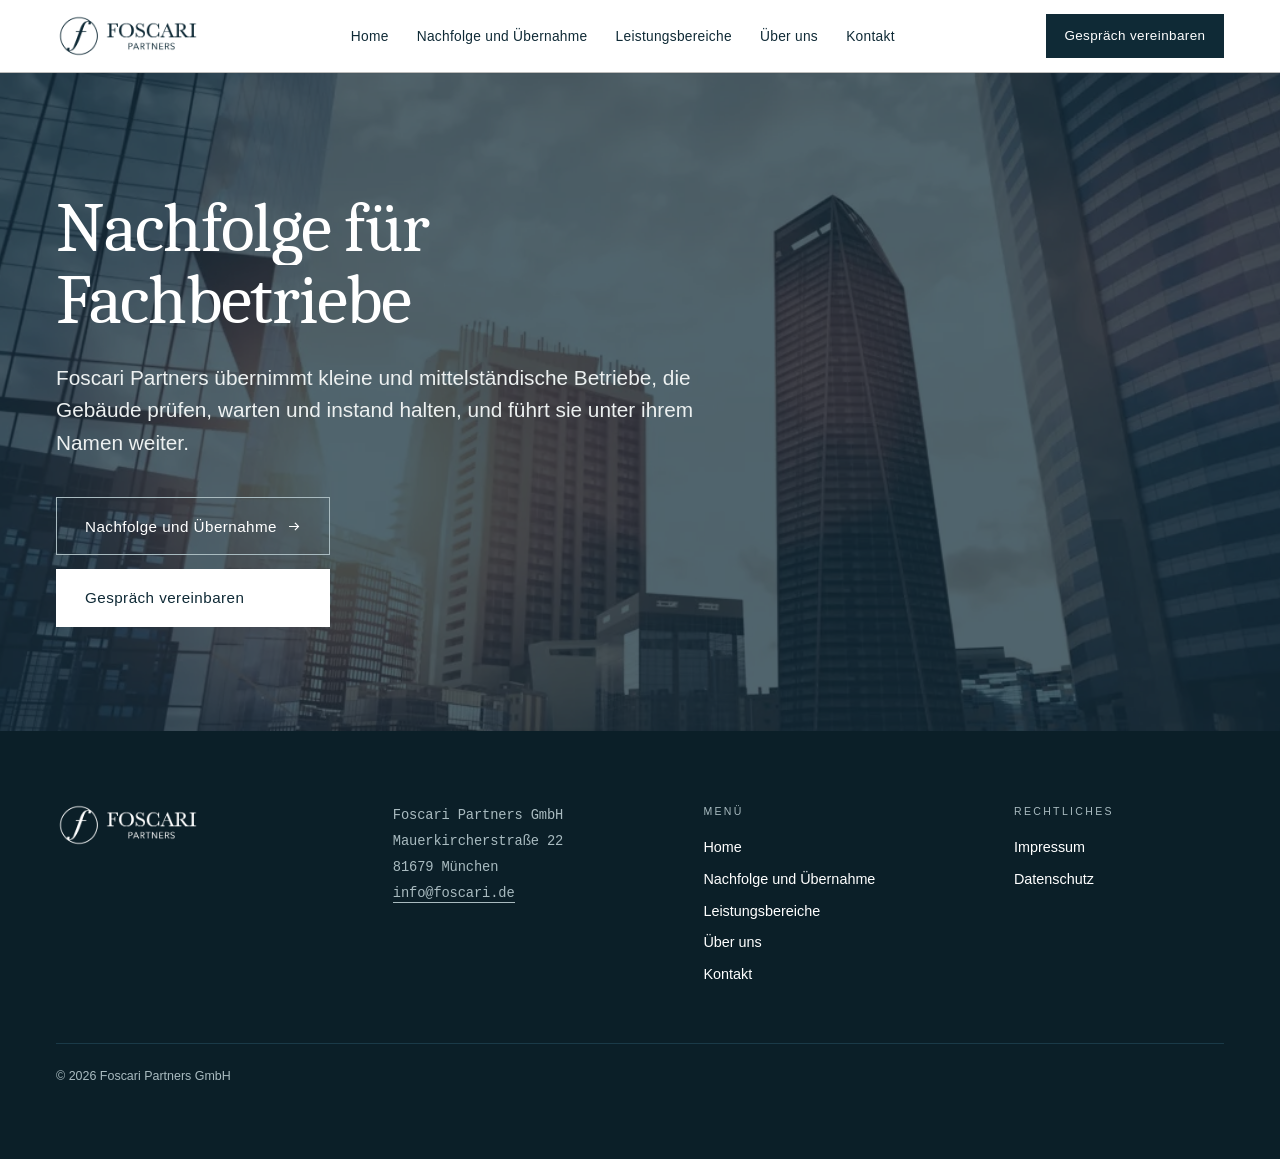
<file: index.html>
<!DOCTYPE html><html lang="de"><head><meta charset="utf-8"><meta name="viewport" content="width=device-width, initial-scale=1"><meta name="robots" content="noindex, nofollow, noarchive"><title>Nachfolge für Fachbetriebe | Foscari Partners</title><meta name="description" content="Foscari Partners übernimmt kleine und mittelständische Betriebe, die Gebäude prüfen, warten und instand halten, und führt sie unter ihrem Namen weiter."><link rel="icon" href="/assets/logo_mark_navy.png" type="image/png"><!-- Eine Farbe, kein Wechsel mit dem Systemschema: V3 folgt dem
         Foliensatz und der kennt nur eine Erscheinung. --><meta name="theme-color" content="#e8e8e8"><meta name="generator" content="Astro v7.2.3"><script>
      if (!window.matchMedia('(prefers-reduced-motion: reduce)').matches) {
        document.documentElement.classList.add('js-bewegung');
      }
    </script><link rel="stylesheet" href="/_astro/DraftNotice.hue4wbTF.css"><style>.bandbild[data-astro-cid-2fafojaz]{--deckung:.72;--saettigung:.6;--band-ink-muted:var(--snow);padding-block:clamp(3rem,7vw,5rem);position:relative;overflow:hidden}.bandbild--gross[data-astro-cid-2fafojaz]{padding-block:clamp(4rem,10vw,7.5rem) clamp(4rem,9vw,6.5rem)}.bandbild--flach[data-astro-cid-2fafojaz]{padding-block:clamp(2.5rem,5.3vw,3.8rem)}.bandbild__bild[data-astro-cid-2fafojaz]{pointer-events:none;position:absolute;inset:0}.bandbild__bild[data-astro-cid-2fafojaz] picture[data-astro-cid-2fafojaz],.bandbild__bild[data-astro-cid-2fafojaz] img[data-astro-cid-2fafojaz]{width:100%;height:100%;display:block}.bandbild__bild[data-astro-cid-2fafojaz] img[data-astro-cid-2fafojaz]{object-fit:cover;object-position:center;filter:saturate(var(--saettigung))}.bandbild__bild[data-astro-cid-2fafojaz]:after{content:"";background:var(--navy);opacity:var(--deckung);position:absolute;inset:0}.bandbild__inner[data-astro-cid-2fafojaz]{position:relative}.bandbild__kicker[data-astro-cid-2fafojaz]{margin-bottom:1.6rem}.bandbild__lead[data-astro-cid-2fafojaz]{max-width:42rem;margin-top:1.6rem}.bandbild[data-astro-cid-2fafojaz] h1[data-astro-cid-2fafojaz]{max-width:20ch;font-size:clamp(2.1rem,1.35rem + 3.2vw,3.6rem)}.bandbild--gross[data-astro-cid-2fafojaz] h1[data-astro-cid-2fafojaz]{max-width:16ch;font-size:clamp(2.4rem,1.4rem + 4.4vw,4.4rem)}.bandbild--breit[data-astro-cid-2fafojaz] h1[data-astro-cid-2fafojaz]{max-width:26ch}.bandbild--breit[data-astro-cid-2fafojaz] .bandbild__lead[data-astro-cid-2fafojaz]{max-width:68ch}.bandbild--gerahmt[data-astro-cid-2fafojaz]{max-width:calc(var(--maxw-weit) - 2 * var(--gutter));margin-inline:auto}.bandbild--rechts[data-astro-cid-2fafojaz] .bandbild__inner[data-astro-cid-2fafojaz]{text-align:right}.bandbild--rechts[data-astro-cid-2fafojaz] h1[data-astro-cid-2fafojaz],.bandbild--rechts[data-astro-cid-2fafojaz] .bandbild__lead[data-astro-cid-2fafojaz]{margin-left:auto}.bandbild--rechts[data-astro-cid-2fafojaz] .bandbild__kicker[data-astro-cid-2fafojaz]{flex-direction:row-reverse;justify-content:flex-start}
@font-face{font-family:Caladea;font-style:italic;font-display:swap;font-weight:400;src:url(/_astro/caladea-latin-ext-400-italic.DaI5RAJ1.woff2)format("woff2"),url(/_astro/caladea-latin-ext-400-italic.Ddrq60cI.woff)format("woff");unicode-range:U+100-2BA,U+2BD-2C5,U+2C7-2CC,U+2CE-2D7,U+2DD-2FF,U+304,U+308,U+329,U+1D00-1DBF,U+1E00-1E9F,U+1EF2-1EFF,U+2020,U+20A0-20AB,U+20AD-20C0,U+2113,U+2C60-2C7F,U+A720-A7FF}@font-face{font-family:Caladea;font-style:italic;font-display:swap;font-weight:400;src:url(/_astro/caladea-latin-400-italic.LV4kG-PE.woff2)format("woff2"),url(/_astro/caladea-latin-400-italic.BXgumMrY.woff)format("woff");unicode-range:U+??,U+131,U+152-153,U+2BB-2BC,U+2C6,U+2DA,U+2DC,U+304,U+308,U+329,U+2000-206F,U+20AC,U+2122,U+2191,U+2193,U+2212,U+2215,U+FEFF,U+FFFD}
:root{color-scheme:light;--navy:#0f2a36;--navy-panel:#1a3a48;--navy-tief:#0b1f28;--slate:#70888e;--slate-deep:#4c6068;--slate-light:#a9bbc0;--slate-soft:#8fa6ad;--fog:#e8e8e8;--stone:#bcbcbb;--hair:#cfd2d1;--hair-dark:#294856;--paper:#f4f5f5;--snow:#ecf0f0;--panel:#13303d;--white:#fff;--bad:#8c3b32;--bad-light:#d49087;--ground:var(--white);--surface:var(--paper);--surface-stark:var(--fog);--ink:var(--navy);--ink-muted:var(--slate-deep);--rule:var(--hair);--rule-stark:var(--stone);--karte:var(--white);--fehler:var(--bad);--karte-schatten:0 1px 2px #0f2a360a, 0 12px 28px -18px #0f2a3647;--karte-schatten-hoch:0 2px 4px #0f2a360d, 0 26px 48px -24px #0f2a3657;--kopf-schatten:0 1px 0 var(--rule), 0 12px 28px -22px #0f2a3680;--kopf-schatten-band:0 1px 0 var(--band-rule), 0 12px 28px -22px color-mix(in srgb, var(--navy-tief) 70%, transparent);--band-ground:var(--navy);--band-ink:var(--white);--band-ink-muted:var(--slate-light);--band-rule:var(--navy-panel);--font-display:"Caladea", Cambria, Georgia, "Times New Roman", serif;--font-text:Arial, "Helvetica Neue", Helvetica, sans-serif;--font-mono:ui-monospace, "SF Mono", SFMono-Regular, Menlo, Consolas, monospace;--maxw:1180px;--maxw-weit:1360px;--gutter:clamp(1.25rem, 5vw, 3.5rem);--section-y:clamp(4.5rem, 9vw, 8.5rem);--measure:62ch;--kopf-h:72px;--ease:cubic-bezier(.22, 1, .36, 1);--dauer:.48s}@media (width<=600px){:root{--kopf-h:62px}}@media (prefers-color-scheme:dark){:root{color-scheme:dark;--ground:var(--navy-tief);--surface:var(--panel);--surface-stark:var(--navy-panel);--ink:var(--snow);--ink-muted:var(--slate-light);--rule:color-mix(in srgb, var(--hair-dark) 70%, transparent);--rule-stark:var(--hair-dark);--karte:var(--panel);--fehler:var(--bad-light);--karte-schatten:0 1px 2px #0000004d, 0 14px 30px -20px #000000b3;--karte-schatten-hoch:0 2px 6px #00000059, 0 28px 52px -26px #000000bf;--kopf-schatten:0 1px 0 var(--rule), 0 12px 28px -22px #000c;--kopf-schatten-band:0 1px 0 var(--band-rule), 0 12px 28px -22px #000c;--band-ground:var(--navy);--band-ink:var(--snow);--band-ink-muted:var(--slate-light);--band-rule:var(--navy-panel)}}
.actions[data-astro-cid-uul4toa7]{flex-direction:column;align-items:stretch;width:max-content;max-width:100%}
</style><link rel="stylesheet" href="/_astro/V3.sWV5bAkX.css"></head><body class="v3"><a class="skip-link" href="#inhalt">Zum Inhalt springen</a><header class="kopf3" data-kopf data-astro-cid-nbivmcnq><div class="wrap--weit kopf3__inner" data-astro-cid-nbivmcnq><a href="/" class="marke3" aria-label="Foscari Partners, zum Einstieg" data-astro-cid-nbivmcnq><img src="/assets/logo_lockup_quer_navy.png" alt="" width="330" height="101" data-astro-cid-nbivmcnq></a><nav class="kopf3__nav" aria-label="Hauptnavigation" data-astro-cid-nbivmcnq><ul data-astro-cid-nbivmcnq><li data-astro-cid-nbivmcnq><a href="/" data-astro-cid-nbivmcnq>Home</a></li><li data-astro-cid-nbivmcnq><a href="/nachfolge" data-astro-cid-nbivmcnq>Nachfolge und Übernahme</a></li><li data-astro-cid-nbivmcnq><a href="/leistungsbereiche" data-astro-cid-nbivmcnq>Leistungsbereiche</a></li><li data-astro-cid-nbivmcnq><a href="/ueber-uns" data-astro-cid-nbivmcnq>Über uns</a></li><li data-astro-cid-nbivmcnq><a href="/kontakt" data-astro-cid-nbivmcnq>Kontakt</a></li></ul></nav><div class="kopf3__rechts" data-astro-cid-nbivmcnq><a class="btn btn--primary btn--klein kopf3__cta" href="https://meetings-eu1.hubspot.com/roland-strixner" data-termin data-astro-cid-nbivmcnq>Gespräch vereinbaren</a><button class="schalter3" type="button" aria-expanded="false" aria-controls="menue-v3" data-menue-auf data-astro-cid-nbivmcnq><span class="schalter3__balken" aria-hidden="true" data-astro-cid-nbivmcnq></span><span class="nur-sr" data-astro-cid-nbivmcnq>Menü öffnen</span></button></div></div><div class="kopf3__fortschritt" aria-hidden="true" data-astro-cid-nbivmcnq><i data-fortschritt data-astro-cid-nbivmcnq></i></div></header><dialog class="menue3" id="menue-v3" data-menue data-astro-cid-nbivmcnq><div class="menue3__inner" data-astro-cid-nbivmcnq><div class="menue3__kopf" data-astro-cid-nbivmcnq><img class="marke3__lockup--hell" src="/assets/logo_lockup_quer_hell.png" alt="Foscari Partners" width="330" height="101" data-astro-cid-nbivmcnq><button class="schalter3 schalter3--zu" type="button" data-menue-zu data-astro-cid-nbivmcnq><span aria-hidden="true" data-astro-cid-nbivmcnq>Schließen</span><span class="nur-sr" data-astro-cid-nbivmcnq>Menü schließen</span></button></div><nav aria-label="Menü" data-astro-cid-nbivmcnq><ul class="menue3__liste" data-astro-cid-nbivmcnq><li style="--i:0" data-astro-cid-nbivmcnq><a href="/" data-menue-link data-astro-cid-nbivmcnq>Home</a></li><li style="--i:1" data-astro-cid-nbivmcnq><a href="/nachfolge" data-menue-link data-astro-cid-nbivmcnq>Nachfolge und Übernahme</a></li><li style="--i:2" data-astro-cid-nbivmcnq><a href="/leistungsbereiche" data-menue-link data-astro-cid-nbivmcnq>Leistungsbereiche</a></li><li style="--i:3" data-astro-cid-nbivmcnq><a href="/ueber-uns" data-menue-link data-astro-cid-nbivmcnq>Über uns</a></li><li style="--i:4" data-astro-cid-nbivmcnq><a href="/kontakt" data-menue-link data-astro-cid-nbivmcnq>Kontakt</a></li></ul></nav><a class="btn btn--primary menue3__termin" href="https://meetings-eu1.hubspot.com/roland-strixner" data-termin data-menue-link data-astro-cid-nbivmcnq>Gespräch vereinbaren</a><p class="anschrift menue3__fuss" data-astro-cid-nbivmcnq>Foscari Partners GmbH<br data-astro-cid-nbivmcnq>Mauerkircherstraße 22, 81679 München<br data-astro-cid-nbivmcnq><a class="link" href="mailto:info@foscari.de" data-astro-cid-nbivmcnq>info@foscari.de</a></p></div></dialog><script type="module">var e=document.querySelector(`[data-menue]`),t=document.querySelector(`[data-menue-auf]`),n=document.querySelector(`[data-menue-zu]`);if(e&&t){let r=()=>{e.showModal(),e.offsetWidth,e.dataset.offen=`ja`,document.body.dataset.menueOffen=`ja`,t.setAttribute(`aria-expanded`,`true`)},i=()=>{delete e.dataset.offen,document.body.removeAttribute(`data-menue-offen`),t.setAttribute(`aria-expanded`,`false`),window.setTimeout(()=>e.close(),240)};t.addEventListener(`click`,r),n?.addEventListener(`click`,i),e.querySelectorAll(`[data-menue-link]`).forEach(e=>{e.addEventListener(`click`,i)}),e.addEventListener(`cancel`,e=>{e.preventDefault(),i()}),e.addEventListener(`click`,t=>{t.target===e&&i()})}</script><main id="inhalt"><section class="band bandbild bandbild--gross" data-hero data-astro-cid-2fafojaz><div class="bandbild__bild" aria-hidden="true" data-astro-cid-2fafojaz><picture data-astro-cid-2fafojaz><source type="image/webp" srcset="/assets/hochhaeuser-900.webp 900w, /assets/hochhaeuser-1400.webp 1400w, /assets/hochhaeuser-1920.webp 1920w, /assets/hochhaeuser-2560.webp 2560w" sizes="100vw" data-astro-cid-2fafojaz><img src="/assets/hochhaeuser-2560.jpg" srcset="/assets/hochhaeuser-900.jpg 900w, /assets/hochhaeuser-1400.jpg 1400w, /assets/hochhaeuser-1920.jpg 1920w, /assets/hochhaeuser-2560.jpg 2560w" sizes="100vw" alt="" width="2560" height="965" loading="eager" decoding="async" fetchpriority="high" data-astro-cid-2fafojaz></picture></div><div class="wrap--weit bandbild__inner" data-astro-cid-2fafojaz><h1 data-split data-astro-cid-2fafojaz>Nachfolge für Fachbetriebe</h1><p class="lead bandbild__lead" data-hero-stufe data-astro-cid-2fafojaz>Foscari Partners übernimmt kleine und mittelständische Betriebe, die Gebäude prüfen, warten und instand halten, und führt sie unter ihrem Namen weiter.</p><div class="actions" data-hero-stufe data-astro-cid-uul4toa7><a class="btn btn--secondary" href="/nachfolge" data-astro-cid-uul4toa7>Nachfolge und Übernahme<svg class="btn__pfeil" viewBox="0 0 16 16" fill="none" aria-hidden="true" focusable="false"><path d="M2 8h11M9 4l4 4-4 4" stroke="currentColor" stroke-width="1.4" stroke-linecap="square"></path></svg></a><a class="btn btn--primary" href="https://meetings-eu1.hubspot.com/roland-strixner" data-termin data-astro-cid-uul4toa7>Gespräch vereinbaren</a></div></div></section></main><footer class="fuss3" data-astro-cid-7pbrfsuh><div class="wrap--weit" data-astro-cid-7pbrfsuh><div class="fuss3__oben" data-astro-cid-7pbrfsuh><a href="/" class="fuss3__marke" aria-label="Foscari Partners, zum Einstieg" data-astro-cid-7pbrfsuh><img src="/assets/logo_lockup_quer_hell.png" alt="" width="330" height="101" data-astro-cid-7pbrfsuh></a><p class="anschrift fuss3__adresse" data-astro-cid-7pbrfsuh>Foscari Partners GmbH<br data-astro-cid-7pbrfsuh>Mauerkircherstraße 22<br data-astro-cid-7pbrfsuh>81679 München<br data-astro-cid-7pbrfsuh><a class="link" href="mailto:info@foscari.de" data-astro-cid-7pbrfsuh>info@foscari.de</a></p><nav class="fuss3__nav" aria-label="Menü" data-astro-cid-7pbrfsuh><p class="fuss3__ueberschrift" data-astro-cid-7pbrfsuh>Menü</p><ul data-astro-cid-7pbrfsuh><li data-astro-cid-7pbrfsuh><a href="/" data-astro-cid-7pbrfsuh>Home</a></li><li data-astro-cid-7pbrfsuh><a href="/nachfolge" data-astro-cid-7pbrfsuh>Nachfolge und Übernahme</a></li><li data-astro-cid-7pbrfsuh><a href="/leistungsbereiche" data-astro-cid-7pbrfsuh>Leistungsbereiche</a></li><li data-astro-cid-7pbrfsuh><a href="/ueber-uns" data-astro-cid-7pbrfsuh>Über uns</a></li><li data-astro-cid-7pbrfsuh><a href="/kontakt" data-astro-cid-7pbrfsuh>Kontakt</a></li></ul></nav><nav class="fuss3__nav" aria-label="Rechtliches" data-astro-cid-7pbrfsuh><p class="fuss3__ueberschrift" data-astro-cid-7pbrfsuh>Rechtliches</p><ul data-astro-cid-7pbrfsuh><li data-astro-cid-7pbrfsuh><a href="/impressum" data-astro-cid-7pbrfsuh>Impressum</a></li><li data-astro-cid-7pbrfsuh><a href="/datenschutz" data-astro-cid-7pbrfsuh>Datenschutz</a></li></ul></nav></div><p class="fuss3__zeile" data-astro-cid-7pbrfsuh>© 2026 Foscari Partners GmbH</p></div></footer><!-- Steht einmal je Seite und wartet auf einen Knopf mit data-termin.
         Ohne Klick lädt hier nichts nach. --><dialog class="termin3" data-terminfenster aria-labelledby="termin-titel" data-astro-cid-gfzvpdv3><div class="termin3__inner" data-astro-cid-gfzvpdv3><div class="termin3__kopf" data-astro-cid-gfzvpdv3><p class="kicker" id="termin-titel" data-astro-cid-gfzvpdv3>Gespräch vereinbaren</p><button class="termin3__zu" type="button" data-termin-zu data-astro-cid-gfzvpdv3><span aria-hidden="true" data-astro-cid-gfzvpdv3>Schließen</span><span class="nur-sr" data-astro-cid-gfzvpdv3>Terminfenster schließen</span></button></div><div class="termin3__feld" data-astro-cid-gfzvpdv3><div class="meetings-iframe-container" data-src="https://meetings-eu1.hubspot.com/roland-strixner?embed=true" data-astro-cid-gfzvpdv3></div></div><p class="termin3__hinweis" data-astro-cid-gfzvpdv3>Der Kalender kommt von HubSpot. Mit dem Öffnen werden Daten dorthin übermittelt, vorher nicht. <a class="link" href="/datenschutz" data-astro-cid-gfzvpdv3>Datenschutz</a></p></div></dialog><script type="module">var e=document.querySelector(`[data-terminfenster]`),t=document.querySelectorAll(`[data-termin]`);if(e&&t.length){let n=!1,r=null,i=()=>{if(n)return;n=!0;let e=document.createElement(`script`);e.src=`https://static.hsappstatic.net/MeetingsEmbed/ex/MeetingsEmbedCode.js`,e.async=!0,document.body.appendChild(e)},a=t=>{t.preventDefault(),r=t.currentTarget,e.showModal(),e.offsetWidth,e.dataset.offen=`ja`,document.body.dataset.fensterOffen=`ja`,i()},o=()=>{delete e.dataset.offen,document.body.removeAttribute(`data-fenster-offen`),window.setTimeout(()=>{e.close(),r?.focus()},240)};t.forEach(e=>e.addEventListener(`click`,a)),e.querySelector(`[data-termin-zu]`)?.addEventListener(`click`,o),e.addEventListener(`cancel`,e=>{e.preventDefault(),o()}),e.addEventListener(`click`,t=>{t.target===e&&o()})}</script><script type="module" src="/_astro/V3.astro_astro_type_script_index_0_lang.k831wJYl.js"></script></body></html>
</file>
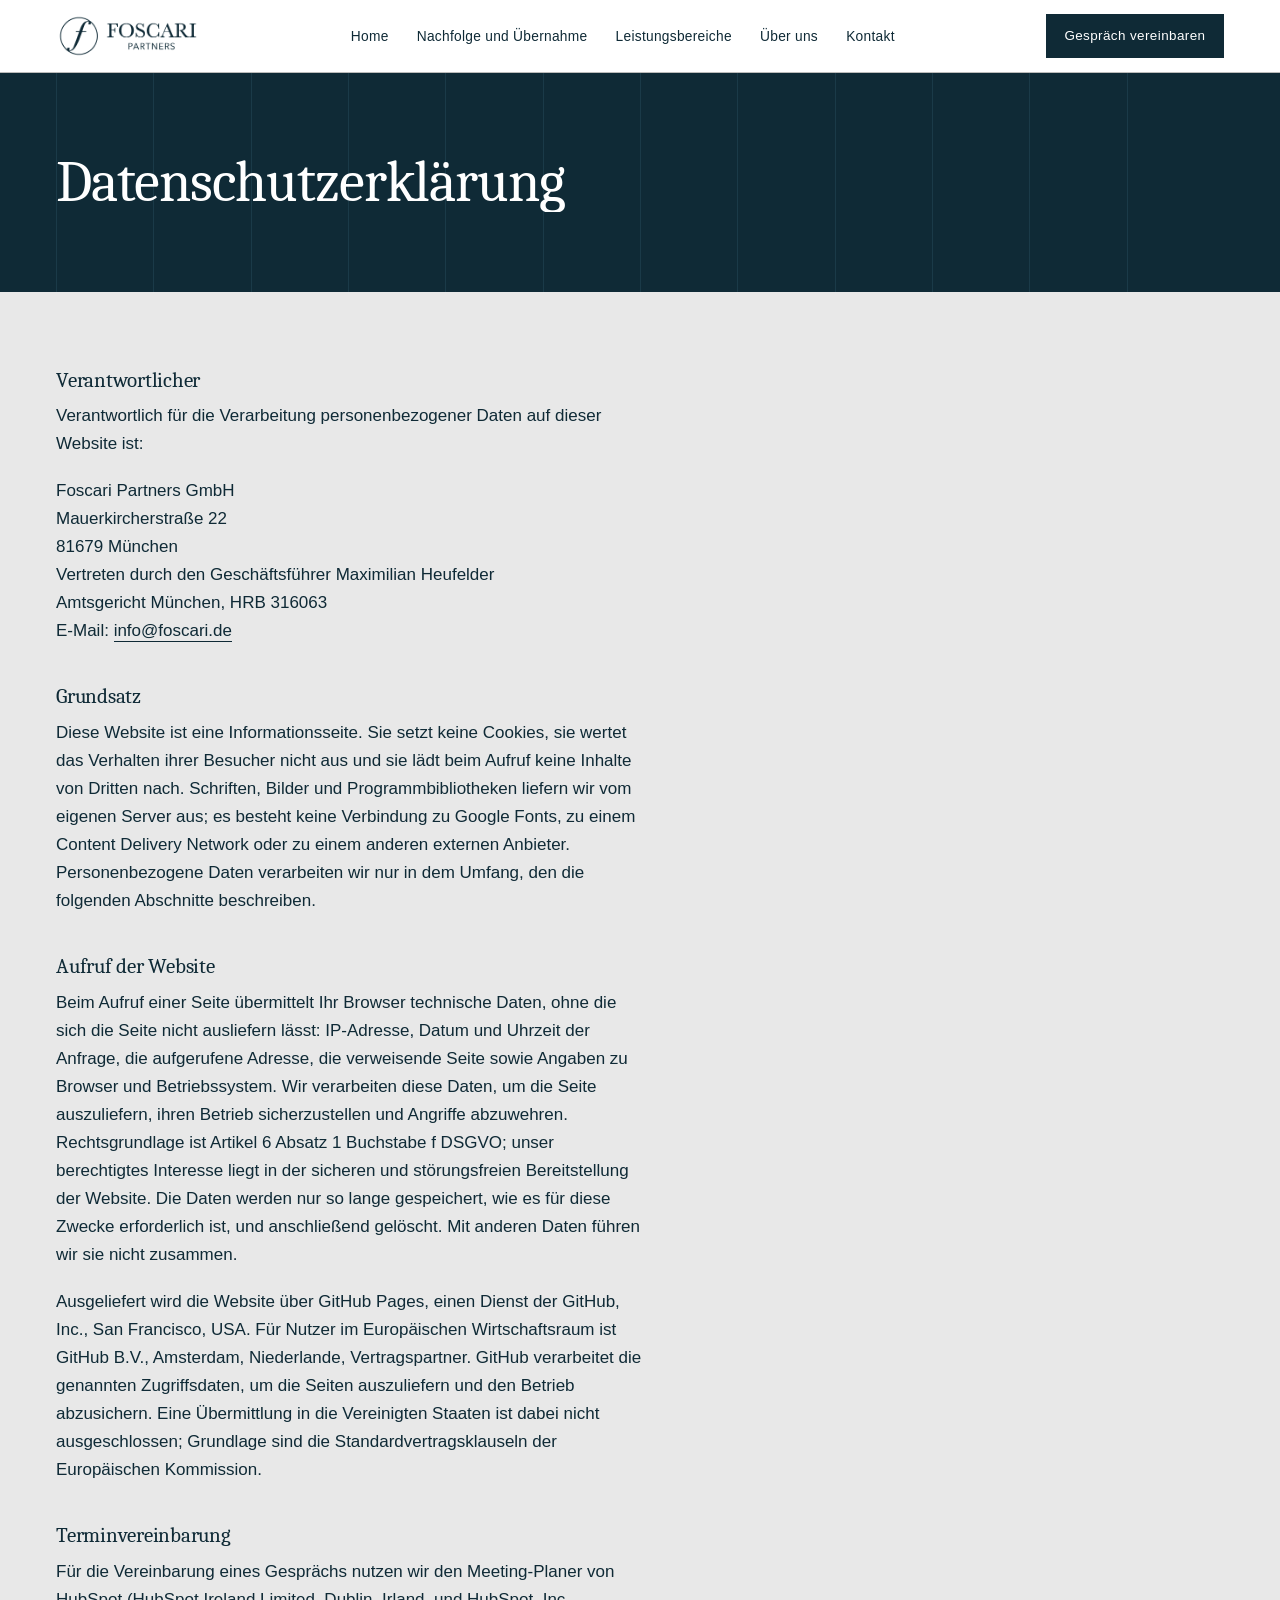
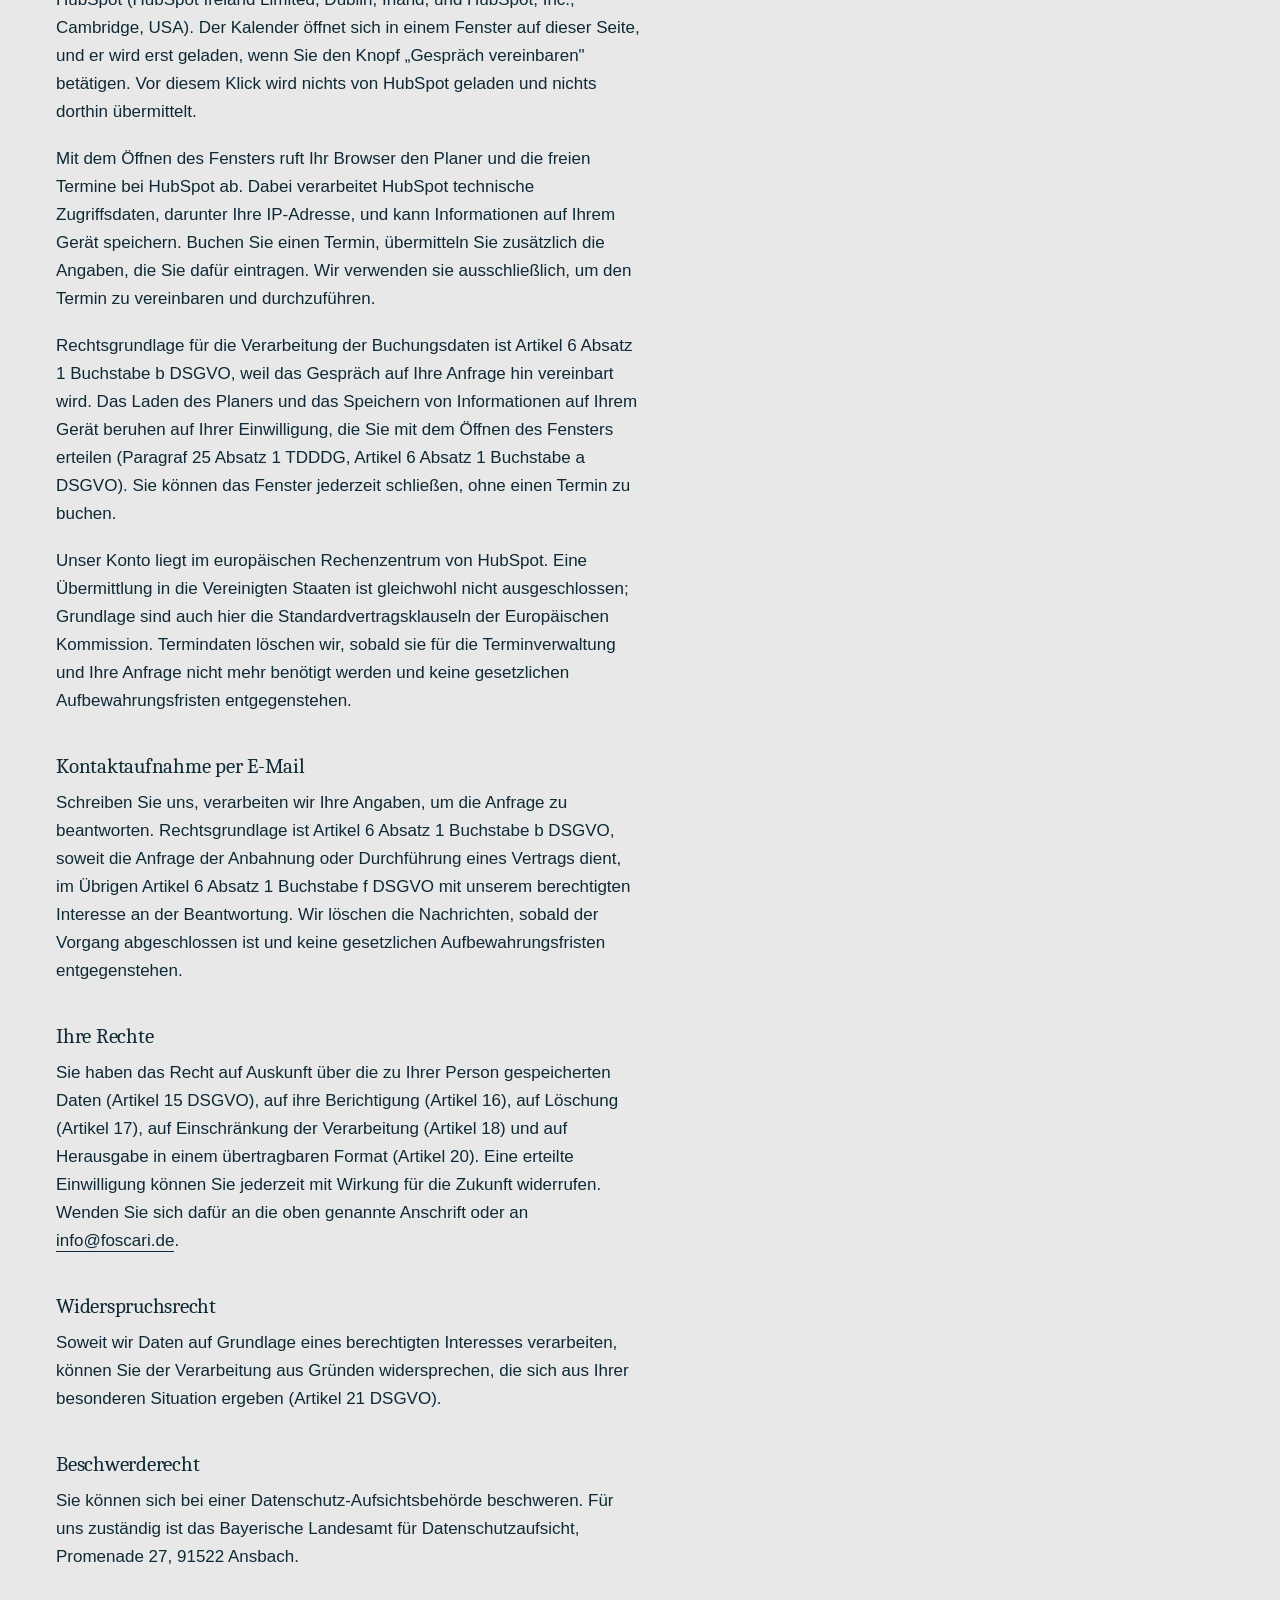
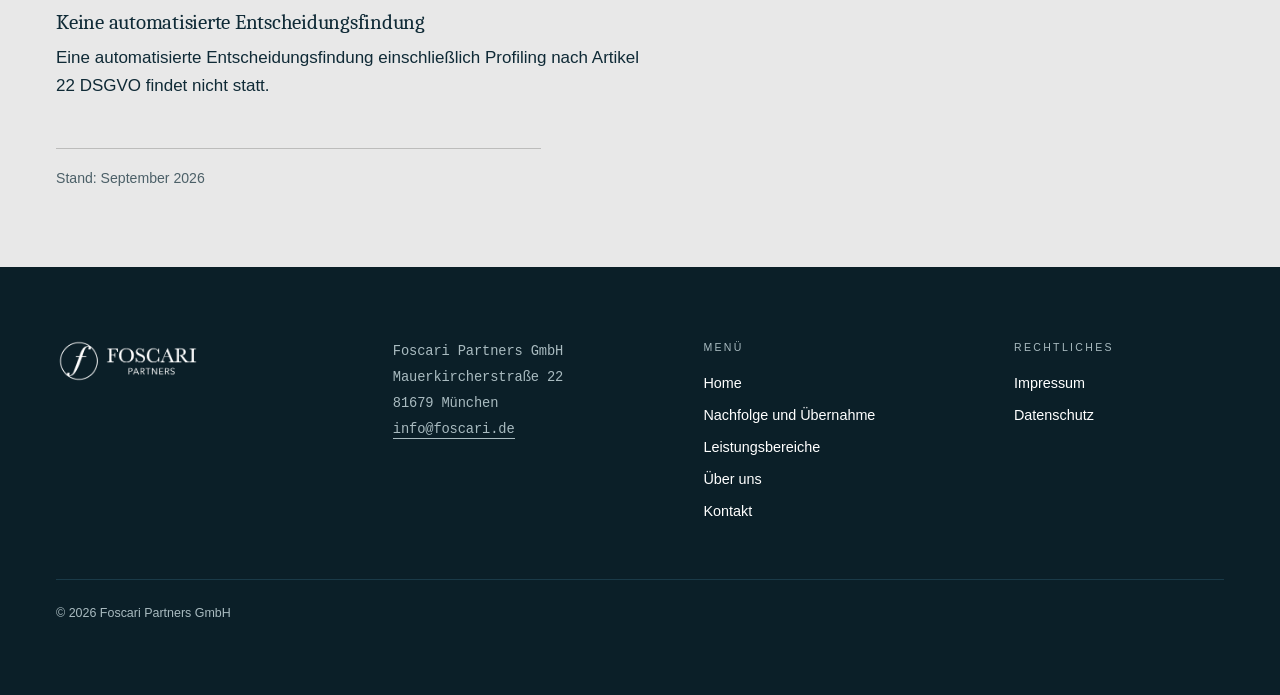
<file: datenschutz.html>
<!DOCTYPE html><html lang="de"><head><meta charset="utf-8"><meta name="viewport" content="width=device-width, initial-scale=1"><meta name="robots" content="noindex, nofollow, noarchive"><title>Datenschutzerklärung | Foscari Partners</title><meta name="description" content="Welche Daten beim Besuch dieser Website verarbeitet werden, auf welcher Grundlage und welche Rechte Sie haben."><link rel="icon" href="/assets/logo_mark_navy.png" type="image/png"><!-- Eine Farbe, kein Wechsel mit dem Systemschema: V3 folgt dem
         Foliensatz und der kennt nur eine Erscheinung. --><meta name="theme-color" content="#e8e8e8"><meta name="generator" content="Astro v7.2.3"><script>
      if (!window.matchMedia('(prefers-reduced-motion: reduce)').matches) {
        document.documentElement.classList.add('js-bewegung');
      }
    </script><link rel="stylesheet" href="/_astro/DraftNotice.hue4wbTF.css"><style>.band3[data-astro-cid-xqzy6gnp]{padding-block:clamp(3rem,7vw,5rem);position:relative;overflow:hidden}.band3--gross[data-astro-cid-xqzy6gnp]{padding-block:clamp(4rem,10vw,7.5rem) clamp(4rem,9vw,6.5rem)}.band3--gerahmt[data-astro-cid-xqzy6gnp]{max-width:calc(var(--maxw-weit) - 2 * var(--gutter));margin-inline:auto}.band3__raster[data-astro-cid-xqzy6gnp]{pointer-events:none;grid-template-columns:repeat(12,1fr);display:grid;position:absolute;inset:0}.band3__raster[data-astro-cid-xqzy6gnp] i[data-astro-cid-xqzy6gnp]{border-left:1px solid var(--band-rule);transform-origin:top;height:100%;animation:raster-ziehen 1.05s var(--ease) forwards;animation-delay:calc(var(--i) * 55ms + .15s);display:block;transform:scaleY(0)}@keyframes raster-ziehen{to{transform:scaleY(1)}}@media (prefers-reduced-motion:reduce){.band3__raster[data-astro-cid-xqzy6gnp] i[data-astro-cid-xqzy6gnp]{animation-delay:0s;transform:none}}@media (width<=760px){.band3__raster[data-astro-cid-xqzy6gnp]{grid-template-columns:repeat(6,1fr)}.band3__raster[data-astro-cid-xqzy6gnp] i[data-astro-cid-xqzy6gnp]:nth-child(n+7){display:none}}.band3__inner[data-astro-cid-xqzy6gnp]{position:relative}.band3__kicker[data-astro-cid-xqzy6gnp]{margin-bottom:1.6rem}.band3__lead[data-astro-cid-xqzy6gnp]{max-width:42rem;margin-top:1.6rem}.band3[data-astro-cid-xqzy6gnp] h1[data-astro-cid-xqzy6gnp]{max-width:20ch;font-size:clamp(2.1rem,1.35rem + 3.2vw,3.6rem)}.band3--gross[data-astro-cid-xqzy6gnp] h1[data-astro-cid-xqzy6gnp]{max-width:16ch;font-size:clamp(2.4rem,1.4rem + 4.4vw,4.4rem)}
@font-face{font-family:Caladea;font-style:italic;font-display:swap;font-weight:400;src:url(/_astro/caladea-latin-ext-400-italic.DaI5RAJ1.woff2)format("woff2"),url(/_astro/caladea-latin-ext-400-italic.Ddrq60cI.woff)format("woff");unicode-range:U+100-2BA,U+2BD-2C5,U+2C7-2CC,U+2CE-2D7,U+2DD-2FF,U+304,U+308,U+329,U+1D00-1DBF,U+1E00-1E9F,U+1EF2-1EFF,U+2020,U+20A0-20AB,U+20AD-20C0,U+2113,U+2C60-2C7F,U+A720-A7FF}@font-face{font-family:Caladea;font-style:italic;font-display:swap;font-weight:400;src:url(/_astro/caladea-latin-400-italic.LV4kG-PE.woff2)format("woff2"),url(/_astro/caladea-latin-400-italic.BXgumMrY.woff)format("woff");unicode-range:U+??,U+131,U+152-153,U+2BB-2BC,U+2C6,U+2DA,U+2DC,U+304,U+308,U+329,U+2000-206F,U+20AC,U+2122,U+2191,U+2193,U+2212,U+2215,U+FEFF,U+FFFD}
.rechtstext[data-astro-cid-igc7t7jc]{max-width:44rem}.rechtstext[data-astro-cid-igc7t7jc] h2[data-astro-cid-igc7t7jc]{margin-top:2.5rem;margin-bottom:.7rem;font-size:clamp(1.1rem,1.05rem + .4vw,1.3rem)}.rechtstext[data-astro-cid-igc7t7jc] h2[data-astro-cid-igc7t7jc]:first-child{margin-top:0}.stand[data-astro-cid-igc7t7jc]{border-top:1px solid var(--rule);color:var(--ink-muted);margin-top:3rem;padding-top:1.1rem;font-size:.88rem}
:root{color-scheme:light;--navy:#0f2a36;--navy-panel:#1a3a48;--navy-tief:#0b1f28;--slate:#70888e;--slate-deep:#4c6068;--slate-light:#a9bbc0;--slate-soft:#8fa6ad;--fog:#e8e8e8;--stone:#bcbcbb;--hair:#cfd2d1;--hair-dark:#294856;--paper:#f4f5f5;--snow:#ecf0f0;--panel:#13303d;--white:#fff;--bad:#8c3b32;--bad-light:#d49087;--ground:var(--white);--surface:var(--paper);--surface-stark:var(--fog);--ink:var(--navy);--ink-muted:var(--slate-deep);--rule:var(--hair);--rule-stark:var(--stone);--karte:var(--white);--fehler:var(--bad);--karte-schatten:0 1px 2px #0f2a360a, 0 12px 28px -18px #0f2a3647;--karte-schatten-hoch:0 2px 4px #0f2a360d, 0 26px 48px -24px #0f2a3657;--kopf-schatten:0 1px 0 var(--rule), 0 12px 28px -22px #0f2a3680;--kopf-schatten-band:0 1px 0 var(--band-rule), 0 12px 28px -22px color-mix(in srgb, var(--navy-tief) 70%, transparent);--band-ground:var(--navy);--band-ink:var(--white);--band-ink-muted:var(--slate-light);--band-rule:var(--navy-panel);--font-display:"Caladea", Cambria, Georgia, "Times New Roman", serif;--font-text:Arial, "Helvetica Neue", Helvetica, sans-serif;--font-mono:ui-monospace, "SF Mono", SFMono-Regular, Menlo, Consolas, monospace;--maxw:1180px;--maxw-weit:1360px;--gutter:clamp(1.25rem, 5vw, 3.5rem);--section-y:clamp(4.5rem, 9vw, 8.5rem);--measure:62ch;--kopf-h:72px;--ease:cubic-bezier(.22, 1, .36, 1);--dauer:.48s}@media (width<=600px){:root{--kopf-h:62px}}@media (prefers-color-scheme:dark){:root{color-scheme:dark;--ground:var(--navy-tief);--surface:var(--panel);--surface-stark:var(--navy-panel);--ink:var(--snow);--ink-muted:var(--slate-light);--rule:color-mix(in srgb, var(--hair-dark) 70%, transparent);--rule-stark:var(--hair-dark);--karte:var(--panel);--fehler:var(--bad-light);--karte-schatten:0 1px 2px #0000004d, 0 14px 30px -20px #000000b3;--karte-schatten-hoch:0 2px 6px #00000059, 0 28px 52px -26px #000000bf;--kopf-schatten:0 1px 0 var(--rule), 0 12px 28px -22px #000c;--kopf-schatten-band:0 1px 0 var(--band-rule), 0 12px 28px -22px #000c;--band-ground:var(--navy);--band-ink:var(--snow);--band-ink-muted:var(--slate-light);--band-rule:var(--navy-panel)}}
</style><link rel="stylesheet" href="/_astro/V3.sWV5bAkX.css"></head><body class="v3"><a class="skip-link" href="#inhalt">Zum Inhalt springen</a><header class="kopf3" data-kopf data-astro-cid-nbivmcnq><div class="wrap--weit kopf3__inner" data-astro-cid-nbivmcnq><a href="/" class="marke3" aria-label="Foscari Partners, zum Einstieg" data-astro-cid-nbivmcnq><img src="/assets/logo_lockup_quer_navy.png" alt="" width="330" height="101" data-astro-cid-nbivmcnq></a><nav class="kopf3__nav" aria-label="Hauptnavigation" data-astro-cid-nbivmcnq><ul data-astro-cid-nbivmcnq><li data-astro-cid-nbivmcnq><a href="/" data-astro-cid-nbivmcnq>Home</a></li><li data-astro-cid-nbivmcnq><a href="/nachfolge" data-astro-cid-nbivmcnq>Nachfolge und Übernahme</a></li><li data-astro-cid-nbivmcnq><a href="/leistungsbereiche" data-astro-cid-nbivmcnq>Leistungsbereiche</a></li><li data-astro-cid-nbivmcnq><a href="/ueber-uns" data-astro-cid-nbivmcnq>Über uns</a></li><li data-astro-cid-nbivmcnq><a href="/kontakt" data-astro-cid-nbivmcnq>Kontakt</a></li></ul></nav><div class="kopf3__rechts" data-astro-cid-nbivmcnq><a class="btn btn--primary btn--klein kopf3__cta" href="https://meetings-eu1.hubspot.com/roland-strixner" data-termin data-astro-cid-nbivmcnq>Gespräch vereinbaren</a><button class="schalter3" type="button" aria-expanded="false" aria-controls="menue-v3" data-menue-auf data-astro-cid-nbivmcnq><span class="schalter3__balken" aria-hidden="true" data-astro-cid-nbivmcnq></span><span class="nur-sr" data-astro-cid-nbivmcnq>Menü öffnen</span></button></div></div><div class="kopf3__fortschritt" aria-hidden="true" data-astro-cid-nbivmcnq><i data-fortschritt data-astro-cid-nbivmcnq></i></div></header><dialog class="menue3" id="menue-v3" data-menue data-astro-cid-nbivmcnq><div class="menue3__inner" data-astro-cid-nbivmcnq><div class="menue3__kopf" data-astro-cid-nbivmcnq><img class="marke3__lockup--hell" src="/assets/logo_lockup_quer_hell.png" alt="Foscari Partners" width="330" height="101" data-astro-cid-nbivmcnq><button class="schalter3 schalter3--zu" type="button" data-menue-zu data-astro-cid-nbivmcnq><span aria-hidden="true" data-astro-cid-nbivmcnq>Schließen</span><span class="nur-sr" data-astro-cid-nbivmcnq>Menü schließen</span></button></div><nav aria-label="Menü" data-astro-cid-nbivmcnq><ul class="menue3__liste" data-astro-cid-nbivmcnq><li style="--i:0" data-astro-cid-nbivmcnq><a href="/" data-menue-link data-astro-cid-nbivmcnq>Home</a></li><li style="--i:1" data-astro-cid-nbivmcnq><a href="/nachfolge" data-menue-link data-astro-cid-nbivmcnq>Nachfolge und Übernahme</a></li><li style="--i:2" data-astro-cid-nbivmcnq><a href="/leistungsbereiche" data-menue-link data-astro-cid-nbivmcnq>Leistungsbereiche</a></li><li style="--i:3" data-astro-cid-nbivmcnq><a href="/ueber-uns" data-menue-link data-astro-cid-nbivmcnq>Über uns</a></li><li style="--i:4" data-astro-cid-nbivmcnq><a href="/kontakt" data-menue-link data-astro-cid-nbivmcnq>Kontakt</a></li></ul></nav><a class="btn btn--primary menue3__termin" href="https://meetings-eu1.hubspot.com/roland-strixner" data-termin data-menue-link data-astro-cid-nbivmcnq>Gespräch vereinbaren</a><p class="anschrift menue3__fuss" data-astro-cid-nbivmcnq>Foscari Partners GmbH<br data-astro-cid-nbivmcnq>Mauerkircherstraße 22, 81679 München<br data-astro-cid-nbivmcnq><a class="link" href="mailto:info@foscari.de" data-astro-cid-nbivmcnq>info@foscari.de</a></p></div></dialog><script type="module">var e=document.querySelector(`[data-menue]`),t=document.querySelector(`[data-menue-auf]`),n=document.querySelector(`[data-menue-zu]`);if(e&&t){let r=()=>{e.showModal(),e.offsetWidth,e.dataset.offen=`ja`,document.body.dataset.menueOffen=`ja`,t.setAttribute(`aria-expanded`,`true`)},i=()=>{delete e.dataset.offen,document.body.removeAttribute(`data-menue-offen`),t.setAttribute(`aria-expanded`,`false`),window.setTimeout(()=>e.close(),240)};t.addEventListener(`click`,r),n?.addEventListener(`click`,i),e.querySelectorAll(`[data-menue-link]`).forEach(e=>{e.addEventListener(`click`,i)}),e.addEventListener(`cancel`,e=>{e.preventDefault(),i()}),e.addEventListener(`click`,t=>{t.target===e&&i()})}</script><main id="inhalt"><section class="band band3" data-hero data-astro-cid-xqzy6gnp><div class="band3__raster wrap--weit" aria-hidden="true" data-astro-cid-xqzy6gnp><i style="--i:0" data-astro-cid-xqzy6gnp></i><i style="--i:1" data-astro-cid-xqzy6gnp></i><i style="--i:2" data-astro-cid-xqzy6gnp></i><i style="--i:3" data-astro-cid-xqzy6gnp></i><i style="--i:4" data-astro-cid-xqzy6gnp></i><i style="--i:5" data-astro-cid-xqzy6gnp></i><i style="--i:6" data-astro-cid-xqzy6gnp></i><i style="--i:7" data-astro-cid-xqzy6gnp></i><i style="--i:8" data-astro-cid-xqzy6gnp></i><i style="--i:9" data-astro-cid-xqzy6gnp></i><i style="--i:10" data-astro-cid-xqzy6gnp></i><i style="--i:11" data-astro-cid-xqzy6gnp></i></div><div class="wrap--weit band3__inner" data-astro-cid-xqzy6gnp><h1 data-split data-astro-cid-xqzy6gnp>Datenschutzerklärung</h1></div></section><section class="abschnitt" data-astro-cid-igc7t7jc><div class="wrap--weit" data-astro-cid-igc7t7jc><div class="rechtstext" data-astro-cid-igc7t7jc><h2 data-astro-cid-igc7t7jc>Verantwortlicher</h2><p data-astro-cid-igc7t7jc>Verantwortlich für die Verarbeitung personenbezogener Daten auf dieser Website ist:</p><p data-astro-cid-igc7t7jc>Foscari Partners GmbH<br data-astro-cid-igc7t7jc>Mauerkircherstraße 22<br data-astro-cid-igc7t7jc>81679 München<br data-astro-cid-igc7t7jc>Vertreten durch den Geschäftsführer Maximilian Heufelder<br data-astro-cid-igc7t7jc>Amtsgericht München, HRB 316063<br data-astro-cid-igc7t7jc>E-Mail: <a class="link" href="mailto:info@foscari.de" data-astro-cid-igc7t7jc>info@foscari.de</a></p><h2 data-astro-cid-igc7t7jc>Grundsatz</h2><p data-astro-cid-igc7t7jc>Diese Website ist eine Informationsseite. Sie setzt keine Cookies, sie wertet das Verhalten ihrer Besucher nicht aus und sie lädt beim Aufruf keine Inhalte von Dritten nach. Schriften, Bilder und Programmbibliotheken liefern wir vom eigenen Server aus; es besteht keine Verbindung zu Google Fonts, zu einem Content Delivery Network oder zu einem anderen externen Anbieter. Personenbezogene Daten verarbeiten wir nur in dem Umfang, den die folgenden Abschnitte beschreiben.</p><h2 data-astro-cid-igc7t7jc>Aufruf der Website</h2><p data-astro-cid-igc7t7jc>Beim Aufruf einer Seite übermittelt Ihr Browser technische Daten, ohne die sich die Seite nicht ausliefern lässt: IP-Adresse, Datum und Uhrzeit der Anfrage, die aufgerufene Adresse, die verweisende Seite sowie Angaben zu Browser und Betriebssystem. Wir verarbeiten diese Daten, um die Seite auszuliefern, ihren Betrieb sicherzustellen und Angriffe abzuwehren. Rechtsgrundlage ist Artikel 6 Absatz 1 Buchstabe f DSGVO; unser berechtigtes Interesse liegt in der sicheren und störungsfreien Bereitstellung der Website. Die Daten werden nur so lange gespeichert, wie es für diese Zwecke erforderlich ist, und anschließend gelöscht. Mit anderen Daten führen wir sie nicht zusammen.</p><p data-astro-cid-igc7t7jc>Ausgeliefert wird die Website über GitHub Pages, einen Dienst der GitHub, Inc., San Francisco, USA. Für Nutzer im Europäischen Wirtschaftsraum ist GitHub B.V., Amsterdam, Niederlande, Vertragspartner. GitHub verarbeitet die genannten Zugriffsdaten, um die Seiten auszuliefern und den Betrieb abzusichern. Eine Übermittlung in die Vereinigten Staaten ist dabei nicht ausgeschlossen; Grundlage sind die Standardvertragsklauseln der Europäischen Kommission.</p><h2 data-astro-cid-igc7t7jc>Terminvereinbarung</h2><p data-astro-cid-igc7t7jc>Für die Vereinbarung eines Gesprächs nutzen wir den Meeting-Planer von HubSpot (HubSpot Ireland Limited, Dublin, Irland, und HubSpot, Inc., Cambridge, USA). Der Kalender öffnet sich in einem Fenster auf dieser Seite, und er wird erst geladen, wenn Sie den Knopf „Gespräch vereinbaren" betätigen. Vor diesem Klick wird nichts von HubSpot geladen und nichts dorthin übermittelt.</p><p data-astro-cid-igc7t7jc>Mit dem Öffnen des Fensters ruft Ihr Browser den Planer und die freien Termine bei HubSpot ab. Dabei verarbeitet HubSpot technische Zugriffsdaten, darunter Ihre IP-Adresse, und kann Informationen auf Ihrem Gerät speichern. Buchen Sie einen Termin, übermitteln Sie zusätzlich die Angaben, die Sie dafür eintragen. Wir verwenden sie ausschließlich, um den Termin zu vereinbaren und durchzuführen.</p><p data-astro-cid-igc7t7jc>Rechtsgrundlage für die Verarbeitung der Buchungsdaten ist Artikel 6 Absatz 1 Buchstabe b DSGVO, weil das Gespräch auf Ihre Anfrage hin vereinbart wird. Das Laden des Planers und das Speichern von Informationen auf Ihrem Gerät beruhen auf Ihrer Einwilligung, die Sie mit dem Öffnen des Fensters erteilen (Paragraf 25 Absatz 1 TDDDG, Artikel 6 Absatz 1 Buchstabe a DSGVO). Sie können das Fenster jederzeit schließen, ohne einen Termin zu buchen.</p><p data-astro-cid-igc7t7jc>Unser Konto liegt im europäischen Rechenzentrum von HubSpot. Eine Übermittlung in die Vereinigten Staaten ist gleichwohl nicht ausgeschlossen; Grundlage sind auch hier die Standardvertragsklauseln der Europäischen Kommission. Termindaten löschen wir, sobald sie für die Terminverwaltung und Ihre Anfrage nicht mehr benötigt werden und keine gesetzlichen Aufbewahrungsfristen entgegenstehen.</p><h2 data-astro-cid-igc7t7jc>Kontaktaufnahme per E-Mail</h2><p data-astro-cid-igc7t7jc>Schreiben Sie uns, verarbeiten wir Ihre Angaben, um die Anfrage zu beantworten. Rechtsgrundlage ist Artikel 6 Absatz 1 Buchstabe b DSGVO, soweit die Anfrage der Anbahnung oder Durchführung eines Vertrags dient, im Übrigen Artikel 6 Absatz 1 Buchstabe f DSGVO mit unserem berechtigten Interesse an der Beantwortung. Wir löschen die Nachrichten, sobald der Vorgang abgeschlossen ist und keine gesetzlichen Aufbewahrungsfristen entgegenstehen.</p><h2 data-astro-cid-igc7t7jc>Ihre Rechte</h2><p data-astro-cid-igc7t7jc>Sie haben das Recht auf Auskunft über die zu Ihrer Person gespeicherten Daten (Artikel 15 DSGVO), auf ihre Berichtigung (Artikel 16), auf Löschung (Artikel 17), auf Einschränkung der Verarbeitung (Artikel 18) und auf Herausgabe in einem übertragbaren Format (Artikel 20). Eine erteilte Einwilligung können Sie jederzeit mit Wirkung für die Zukunft widerrufen. Wenden Sie sich dafür an die oben genannte Anschrift oder an <a class="link" href="mailto:info@foscari.de" data-astro-cid-igc7t7jc>info@foscari.de</a>.</p><h2 data-astro-cid-igc7t7jc>Widerspruchsrecht</h2><p data-astro-cid-igc7t7jc>Soweit wir Daten auf Grundlage eines berechtigten Interesses verarbeiten, können Sie der Verarbeitung aus Gründen widersprechen, die sich aus Ihrer besonderen Situation ergeben (Artikel 21 DSGVO).</p><h2 data-astro-cid-igc7t7jc>Beschwerderecht</h2><p data-astro-cid-igc7t7jc>Sie können sich bei einer Datenschutz-Aufsichtsbehörde beschweren. Für uns zuständig ist das Bayerische Landesamt für Datenschutzaufsicht, Promenade 27, 91522 Ansbach.</p><h2 data-astro-cid-igc7t7jc>Keine automatisierte Entscheidungsfindung</h2><p data-astro-cid-igc7t7jc>Eine automatisierte Entscheidungsfindung einschließlich Profiling nach Artikel 22 DSGVO findet nicht statt.</p><p class="stand" data-astro-cid-igc7t7jc>Stand: September 2026</p></div></div></section></main><footer class="fuss3" data-astro-cid-7pbrfsuh><div class="wrap--weit" data-astro-cid-7pbrfsuh><div class="fuss3__oben" data-astro-cid-7pbrfsuh><a href="/" class="fuss3__marke" aria-label="Foscari Partners, zum Einstieg" data-astro-cid-7pbrfsuh><img src="/assets/logo_lockup_quer_hell.png" alt="" width="330" height="101" data-astro-cid-7pbrfsuh></a><p class="anschrift fuss3__adresse" data-astro-cid-7pbrfsuh>Foscari Partners GmbH<br data-astro-cid-7pbrfsuh>Mauerkircherstraße 22<br data-astro-cid-7pbrfsuh>81679 München<br data-astro-cid-7pbrfsuh><a class="link" href="mailto:info@foscari.de" data-astro-cid-7pbrfsuh>info@foscari.de</a></p><nav class="fuss3__nav" aria-label="Menü" data-astro-cid-7pbrfsuh><p class="fuss3__ueberschrift" data-astro-cid-7pbrfsuh>Menü</p><ul data-astro-cid-7pbrfsuh><li data-astro-cid-7pbrfsuh><a href="/" data-astro-cid-7pbrfsuh>Home</a></li><li data-astro-cid-7pbrfsuh><a href="/nachfolge" data-astro-cid-7pbrfsuh>Nachfolge und Übernahme</a></li><li data-astro-cid-7pbrfsuh><a href="/leistungsbereiche" data-astro-cid-7pbrfsuh>Leistungsbereiche</a></li><li data-astro-cid-7pbrfsuh><a href="/ueber-uns" data-astro-cid-7pbrfsuh>Über uns</a></li><li data-astro-cid-7pbrfsuh><a href="/kontakt" data-astro-cid-7pbrfsuh>Kontakt</a></li></ul></nav><nav class="fuss3__nav" aria-label="Rechtliches" data-astro-cid-7pbrfsuh><p class="fuss3__ueberschrift" data-astro-cid-7pbrfsuh>Rechtliches</p><ul data-astro-cid-7pbrfsuh><li data-astro-cid-7pbrfsuh><a href="/impressum" data-astro-cid-7pbrfsuh>Impressum</a></li><li data-astro-cid-7pbrfsuh><a href="/datenschutz" data-astro-cid-7pbrfsuh>Datenschutz</a></li></ul></nav></div><p class="fuss3__zeile" data-astro-cid-7pbrfsuh>© 2026 Foscari Partners GmbH</p></div></footer><!-- Steht einmal je Seite und wartet auf einen Knopf mit data-termin.
         Ohne Klick lädt hier nichts nach. --><dialog class="termin3" data-terminfenster aria-labelledby="termin-titel" data-astro-cid-gfzvpdv3><div class="termin3__inner" data-astro-cid-gfzvpdv3><div class="termin3__kopf" data-astro-cid-gfzvpdv3><p class="kicker" id="termin-titel" data-astro-cid-gfzvpdv3>Gespräch vereinbaren</p><button class="termin3__zu" type="button" data-termin-zu data-astro-cid-gfzvpdv3><span aria-hidden="true" data-astro-cid-gfzvpdv3>Schließen</span><span class="nur-sr" data-astro-cid-gfzvpdv3>Terminfenster schließen</span></button></div><div class="termin3__feld" data-astro-cid-gfzvpdv3><div class="meetings-iframe-container" data-src="https://meetings-eu1.hubspot.com/roland-strixner?embed=true" data-astro-cid-gfzvpdv3></div></div><p class="termin3__hinweis" data-astro-cid-gfzvpdv3>Der Kalender kommt von HubSpot. Mit dem Öffnen werden Daten dorthin übermittelt, vorher nicht. <a class="link" href="/datenschutz" data-astro-cid-gfzvpdv3>Datenschutz</a></p></div></dialog><script type="module">var e=document.querySelector(`[data-terminfenster]`),t=document.querySelectorAll(`[data-termin]`);if(e&&t.length){let n=!1,r=null,i=()=>{if(n)return;n=!0;let e=document.createElement(`script`);e.src=`https://static.hsappstatic.net/MeetingsEmbed/ex/MeetingsEmbedCode.js`,e.async=!0,document.body.appendChild(e)},a=t=>{t.preventDefault(),r=t.currentTarget,e.showModal(),e.offsetWidth,e.dataset.offen=`ja`,document.body.dataset.fensterOffen=`ja`,i()},o=()=>{delete e.dataset.offen,document.body.removeAttribute(`data-fenster-offen`),window.setTimeout(()=>{e.close(),r?.focus()},240)};t.forEach(e=>e.addEventListener(`click`,a)),e.querySelector(`[data-termin-zu]`)?.addEventListener(`click`,o),e.addEventListener(`cancel`,e=>{e.preventDefault(),o()}),e.addEventListener(`click`,t=>{t.target===e&&o()})}</script><script type="module" src="/_astro/V3.astro_astro_type_script_index_0_lang.k831wJYl.js"></script></body></html>
</file>
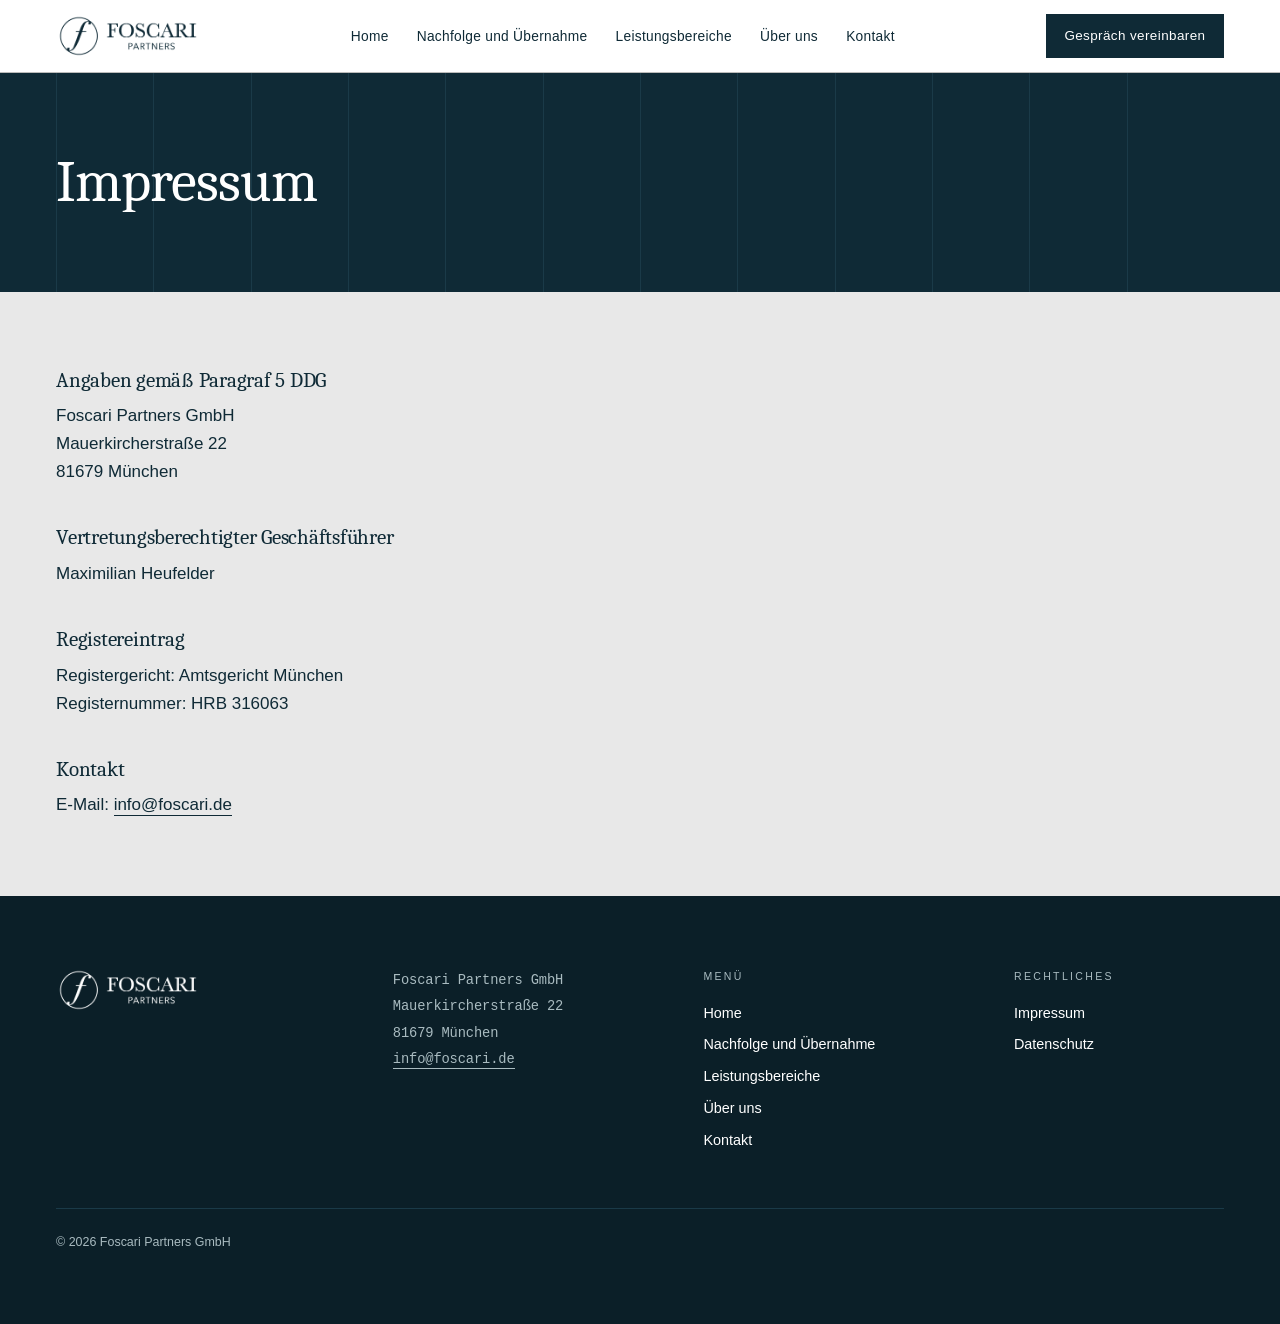
<file: impressum.html>
<!DOCTYPE html><html lang="de"><head><meta charset="utf-8"><meta name="viewport" content="width=device-width, initial-scale=1"><meta name="robots" content="noindex, nofollow, noarchive"><title>Impressum | Foscari Partners</title><link rel="icon" href="/assets/logo_mark_navy.png" type="image/png"><!-- Eine Farbe, kein Wechsel mit dem Systemschema: V3 folgt dem
         Foliensatz und der kennt nur eine Erscheinung. --><meta name="theme-color" content="#e8e8e8"><meta name="generator" content="Astro v7.2.3"><script>
      if (!window.matchMedia('(prefers-reduced-motion: reduce)').matches) {
        document.documentElement.classList.add('js-bewegung');
      }
    </script><link rel="stylesheet" href="/_astro/DraftNotice.hue4wbTF.css"><style>.band3[data-astro-cid-xqzy6gnp]{padding-block:clamp(3rem,7vw,5rem);position:relative;overflow:hidden}.band3--gross[data-astro-cid-xqzy6gnp]{padding-block:clamp(4rem,10vw,7.5rem) clamp(4rem,9vw,6.5rem)}.band3--gerahmt[data-astro-cid-xqzy6gnp]{max-width:calc(var(--maxw-weit) - 2 * var(--gutter));margin-inline:auto}.band3__raster[data-astro-cid-xqzy6gnp]{pointer-events:none;grid-template-columns:repeat(12,1fr);display:grid;position:absolute;inset:0}.band3__raster[data-astro-cid-xqzy6gnp] i[data-astro-cid-xqzy6gnp]{border-left:1px solid var(--band-rule);transform-origin:top;height:100%;animation:raster-ziehen 1.05s var(--ease) forwards;animation-delay:calc(var(--i) * 55ms + .15s);display:block;transform:scaleY(0)}@keyframes raster-ziehen{to{transform:scaleY(1)}}@media (prefers-reduced-motion:reduce){.band3__raster[data-astro-cid-xqzy6gnp] i[data-astro-cid-xqzy6gnp]{animation-delay:0s;transform:none}}@media (width<=760px){.band3__raster[data-astro-cid-xqzy6gnp]{grid-template-columns:repeat(6,1fr)}.band3__raster[data-astro-cid-xqzy6gnp] i[data-astro-cid-xqzy6gnp]:nth-child(n+7){display:none}}.band3__inner[data-astro-cid-xqzy6gnp]{position:relative}.band3__kicker[data-astro-cid-xqzy6gnp]{margin-bottom:1.6rem}.band3__lead[data-astro-cid-xqzy6gnp]{max-width:42rem;margin-top:1.6rem}.band3[data-astro-cid-xqzy6gnp] h1[data-astro-cid-xqzy6gnp]{max-width:20ch;font-size:clamp(2.1rem,1.35rem + 3.2vw,3.6rem)}.band3--gross[data-astro-cid-xqzy6gnp] h1[data-astro-cid-xqzy6gnp]{max-width:16ch;font-size:clamp(2.4rem,1.4rem + 4.4vw,4.4rem)}
@font-face{font-family:Caladea;font-style:italic;font-display:swap;font-weight:400;src:url(/_astro/caladea-latin-ext-400-italic.DaI5RAJ1.woff2)format("woff2"),url(/_astro/caladea-latin-ext-400-italic.Ddrq60cI.woff)format("woff");unicode-range:U+100-2BA,U+2BD-2C5,U+2C7-2CC,U+2CE-2D7,U+2DD-2FF,U+304,U+308,U+329,U+1D00-1DBF,U+1E00-1E9F,U+1EF2-1EFF,U+2020,U+20A0-20AB,U+20AD-20C0,U+2113,U+2C60-2C7F,U+A720-A7FF}@font-face{font-family:Caladea;font-style:italic;font-display:swap;font-weight:400;src:url(/_astro/caladea-latin-400-italic.LV4kG-PE.woff2)format("woff2"),url(/_astro/caladea-latin-400-italic.BXgumMrY.woff)format("woff");unicode-range:U+??,U+131,U+152-153,U+2BB-2BC,U+2C6,U+2DA,U+2DC,U+304,U+308,U+329,U+2000-206F,U+20AC,U+2122,U+2191,U+2193,U+2212,U+2215,U+FEFF,U+FFFD}
.rechtstext[data-astro-cid-f3sxjlrh]{max-width:44rem}.rechtstext[data-astro-cid-f3sxjlrh] h2[data-astro-cid-f3sxjlrh]{margin-top:2.5rem;margin-bottom:.7rem;font-size:clamp(1.1rem,1.05rem + .4vw,1.3rem)}.rechtstext[data-astro-cid-f3sxjlrh] h2[data-astro-cid-f3sxjlrh]:first-child{margin-top:0}
:root{color-scheme:light;--navy:#0f2a36;--navy-panel:#1a3a48;--navy-tief:#0b1f28;--slate:#70888e;--slate-deep:#4c6068;--slate-light:#a9bbc0;--slate-soft:#8fa6ad;--fog:#e8e8e8;--stone:#bcbcbb;--hair:#cfd2d1;--hair-dark:#294856;--paper:#f4f5f5;--snow:#ecf0f0;--panel:#13303d;--white:#fff;--bad:#8c3b32;--bad-light:#d49087;--ground:var(--white);--surface:var(--paper);--surface-stark:var(--fog);--ink:var(--navy);--ink-muted:var(--slate-deep);--rule:var(--hair);--rule-stark:var(--stone);--karte:var(--white);--fehler:var(--bad);--karte-schatten:0 1px 2px #0f2a360a, 0 12px 28px -18px #0f2a3647;--karte-schatten-hoch:0 2px 4px #0f2a360d, 0 26px 48px -24px #0f2a3657;--kopf-schatten:0 1px 0 var(--rule), 0 12px 28px -22px #0f2a3680;--kopf-schatten-band:0 1px 0 var(--band-rule), 0 12px 28px -22px color-mix(in srgb, var(--navy-tief) 70%, transparent);--band-ground:var(--navy);--band-ink:var(--white);--band-ink-muted:var(--slate-light);--band-rule:var(--navy-panel);--font-display:"Caladea", Cambria, Georgia, "Times New Roman", serif;--font-text:Arial, "Helvetica Neue", Helvetica, sans-serif;--font-mono:ui-monospace, "SF Mono", SFMono-Regular, Menlo, Consolas, monospace;--maxw:1180px;--maxw-weit:1360px;--gutter:clamp(1.25rem, 5vw, 3.5rem);--section-y:clamp(4.5rem, 9vw, 8.5rem);--measure:62ch;--kopf-h:72px;--ease:cubic-bezier(.22, 1, .36, 1);--dauer:.48s}@media (width<=600px){:root{--kopf-h:62px}}@media (prefers-color-scheme:dark){:root{color-scheme:dark;--ground:var(--navy-tief);--surface:var(--panel);--surface-stark:var(--navy-panel);--ink:var(--snow);--ink-muted:var(--slate-light);--rule:color-mix(in srgb, var(--hair-dark) 70%, transparent);--rule-stark:var(--hair-dark);--karte:var(--panel);--fehler:var(--bad-light);--karte-schatten:0 1px 2px #0000004d, 0 14px 30px -20px #000000b3;--karte-schatten-hoch:0 2px 6px #00000059, 0 28px 52px -26px #000000bf;--kopf-schatten:0 1px 0 var(--rule), 0 12px 28px -22px #000c;--kopf-schatten-band:0 1px 0 var(--band-rule), 0 12px 28px -22px #000c;--band-ground:var(--navy);--band-ink:var(--snow);--band-ink-muted:var(--slate-light);--band-rule:var(--navy-panel)}}
</style><link rel="stylesheet" href="/_astro/V3.sWV5bAkX.css"></head><body class="v3"><a class="skip-link" href="#inhalt">Zum Inhalt springen</a><header class="kopf3" data-kopf data-astro-cid-nbivmcnq><div class="wrap--weit kopf3__inner" data-astro-cid-nbivmcnq><a href="/" class="marke3" aria-label="Foscari Partners, zum Einstieg" data-astro-cid-nbivmcnq><img src="/assets/logo_lockup_quer_navy.png" alt="" width="330" height="101" data-astro-cid-nbivmcnq></a><nav class="kopf3__nav" aria-label="Hauptnavigation" data-astro-cid-nbivmcnq><ul data-astro-cid-nbivmcnq><li data-astro-cid-nbivmcnq><a href="/" data-astro-cid-nbivmcnq>Home</a></li><li data-astro-cid-nbivmcnq><a href="/nachfolge" data-astro-cid-nbivmcnq>Nachfolge und Übernahme</a></li><li data-astro-cid-nbivmcnq><a href="/leistungsbereiche" data-astro-cid-nbivmcnq>Leistungsbereiche</a></li><li data-astro-cid-nbivmcnq><a href="/ueber-uns" data-astro-cid-nbivmcnq>Über uns</a></li><li data-astro-cid-nbivmcnq><a href="/kontakt" data-astro-cid-nbivmcnq>Kontakt</a></li></ul></nav><div class="kopf3__rechts" data-astro-cid-nbivmcnq><a class="btn btn--primary btn--klein kopf3__cta" href="https://meetings-eu1.hubspot.com/roland-strixner" data-termin data-astro-cid-nbivmcnq>Gespräch vereinbaren</a><button class="schalter3" type="button" aria-expanded="false" aria-controls="menue-v3" data-menue-auf data-astro-cid-nbivmcnq><span class="schalter3__balken" aria-hidden="true" data-astro-cid-nbivmcnq></span><span class="nur-sr" data-astro-cid-nbivmcnq>Menü öffnen</span></button></div></div><div class="kopf3__fortschritt" aria-hidden="true" data-astro-cid-nbivmcnq><i data-fortschritt data-astro-cid-nbivmcnq></i></div></header><dialog class="menue3" id="menue-v3" data-menue data-astro-cid-nbivmcnq><div class="menue3__inner" data-astro-cid-nbivmcnq><div class="menue3__kopf" data-astro-cid-nbivmcnq><img class="marke3__lockup--hell" src="/assets/logo_lockup_quer_hell.png" alt="Foscari Partners" width="330" height="101" data-astro-cid-nbivmcnq><button class="schalter3 schalter3--zu" type="button" data-menue-zu data-astro-cid-nbivmcnq><span aria-hidden="true" data-astro-cid-nbivmcnq>Schließen</span><span class="nur-sr" data-astro-cid-nbivmcnq>Menü schließen</span></button></div><nav aria-label="Menü" data-astro-cid-nbivmcnq><ul class="menue3__liste" data-astro-cid-nbivmcnq><li style="--i:0" data-astro-cid-nbivmcnq><a href="/" data-menue-link data-astro-cid-nbivmcnq>Home</a></li><li style="--i:1" data-astro-cid-nbivmcnq><a href="/nachfolge" data-menue-link data-astro-cid-nbivmcnq>Nachfolge und Übernahme</a></li><li style="--i:2" data-astro-cid-nbivmcnq><a href="/leistungsbereiche" data-menue-link data-astro-cid-nbivmcnq>Leistungsbereiche</a></li><li style="--i:3" data-astro-cid-nbivmcnq><a href="/ueber-uns" data-menue-link data-astro-cid-nbivmcnq>Über uns</a></li><li style="--i:4" data-astro-cid-nbivmcnq><a href="/kontakt" data-menue-link data-astro-cid-nbivmcnq>Kontakt</a></li></ul></nav><a class="btn btn--primary menue3__termin" href="https://meetings-eu1.hubspot.com/roland-strixner" data-termin data-menue-link data-astro-cid-nbivmcnq>Gespräch vereinbaren</a><p class="anschrift menue3__fuss" data-astro-cid-nbivmcnq>Foscari Partners GmbH<br data-astro-cid-nbivmcnq>Mauerkircherstraße 22, 81679 München<br data-astro-cid-nbivmcnq><a class="link" href="mailto:info@foscari.de" data-astro-cid-nbivmcnq>info@foscari.de</a></p></div></dialog><script type="module">var e=document.querySelector(`[data-menue]`),t=document.querySelector(`[data-menue-auf]`),n=document.querySelector(`[data-menue-zu]`);if(e&&t){let r=()=>{e.showModal(),e.offsetWidth,e.dataset.offen=`ja`,document.body.dataset.menueOffen=`ja`,t.setAttribute(`aria-expanded`,`true`)},i=()=>{delete e.dataset.offen,document.body.removeAttribute(`data-menue-offen`),t.setAttribute(`aria-expanded`,`false`),window.setTimeout(()=>e.close(),240)};t.addEventListener(`click`,r),n?.addEventListener(`click`,i),e.querySelectorAll(`[data-menue-link]`).forEach(e=>{e.addEventListener(`click`,i)}),e.addEventListener(`cancel`,e=>{e.preventDefault(),i()}),e.addEventListener(`click`,t=>{t.target===e&&i()})}</script><main id="inhalt"><section class="band band3" data-hero data-astro-cid-xqzy6gnp><div class="band3__raster wrap--weit" aria-hidden="true" data-astro-cid-xqzy6gnp><i style="--i:0" data-astro-cid-xqzy6gnp></i><i style="--i:1" data-astro-cid-xqzy6gnp></i><i style="--i:2" data-astro-cid-xqzy6gnp></i><i style="--i:3" data-astro-cid-xqzy6gnp></i><i style="--i:4" data-astro-cid-xqzy6gnp></i><i style="--i:5" data-astro-cid-xqzy6gnp></i><i style="--i:6" data-astro-cid-xqzy6gnp></i><i style="--i:7" data-astro-cid-xqzy6gnp></i><i style="--i:8" data-astro-cid-xqzy6gnp></i><i style="--i:9" data-astro-cid-xqzy6gnp></i><i style="--i:10" data-astro-cid-xqzy6gnp></i><i style="--i:11" data-astro-cid-xqzy6gnp></i></div><div class="wrap--weit band3__inner" data-astro-cid-xqzy6gnp><h1 data-split data-astro-cid-xqzy6gnp>Impressum</h1></div></section><section class="abschnitt" data-astro-cid-f3sxjlrh><div class="wrap--weit" data-astro-cid-f3sxjlrh><div class="rechtstext" data-astro-cid-f3sxjlrh><h2 data-astro-cid-f3sxjlrh>Angaben gemäß Paragraf 5 DDG</h2><p data-astro-cid-f3sxjlrh>Foscari Partners GmbH<br data-astro-cid-f3sxjlrh>Mauerkircherstraße 22<br data-astro-cid-f3sxjlrh>81679 München</p><h2 data-astro-cid-f3sxjlrh>Vertretungsberechtigter Geschäftsführer</h2><p data-astro-cid-f3sxjlrh>Maximilian Heufelder</p><h2 data-astro-cid-f3sxjlrh>Registereintrag</h2><p data-astro-cid-f3sxjlrh>Registergericht: Amtsgericht München<br data-astro-cid-f3sxjlrh>Registernummer: HRB 316063</p><h2 data-astro-cid-f3sxjlrh>Kontakt</h2><p data-astro-cid-f3sxjlrh>E-Mail: <a class="link" href="mailto:info@foscari.de" data-astro-cid-f3sxjlrh>info@foscari.de</a></p></div></div></section></main><footer class="fuss3" data-astro-cid-7pbrfsuh><div class="wrap--weit" data-astro-cid-7pbrfsuh><div class="fuss3__oben" data-astro-cid-7pbrfsuh><a href="/" class="fuss3__marke" aria-label="Foscari Partners, zum Einstieg" data-astro-cid-7pbrfsuh><img src="/assets/logo_lockup_quer_hell.png" alt="" width="330" height="101" data-astro-cid-7pbrfsuh></a><p class="anschrift fuss3__adresse" data-astro-cid-7pbrfsuh>Foscari Partners GmbH<br data-astro-cid-7pbrfsuh>Mauerkircherstraße 22<br data-astro-cid-7pbrfsuh>81679 München<br data-astro-cid-7pbrfsuh><a class="link" href="mailto:info@foscari.de" data-astro-cid-7pbrfsuh>info@foscari.de</a></p><nav class="fuss3__nav" aria-label="Menü" data-astro-cid-7pbrfsuh><p class="fuss3__ueberschrift" data-astro-cid-7pbrfsuh>Menü</p><ul data-astro-cid-7pbrfsuh><li data-astro-cid-7pbrfsuh><a href="/" data-astro-cid-7pbrfsuh>Home</a></li><li data-astro-cid-7pbrfsuh><a href="/nachfolge" data-astro-cid-7pbrfsuh>Nachfolge und Übernahme</a></li><li data-astro-cid-7pbrfsuh><a href="/leistungsbereiche" data-astro-cid-7pbrfsuh>Leistungsbereiche</a></li><li data-astro-cid-7pbrfsuh><a href="/ueber-uns" data-astro-cid-7pbrfsuh>Über uns</a></li><li data-astro-cid-7pbrfsuh><a href="/kontakt" data-astro-cid-7pbrfsuh>Kontakt</a></li></ul></nav><nav class="fuss3__nav" aria-label="Rechtliches" data-astro-cid-7pbrfsuh><p class="fuss3__ueberschrift" data-astro-cid-7pbrfsuh>Rechtliches</p><ul data-astro-cid-7pbrfsuh><li data-astro-cid-7pbrfsuh><a href="/impressum" data-astro-cid-7pbrfsuh>Impressum</a></li><li data-astro-cid-7pbrfsuh><a href="/datenschutz" data-astro-cid-7pbrfsuh>Datenschutz</a></li></ul></nav></div><p class="fuss3__zeile" data-astro-cid-7pbrfsuh>© 2026 Foscari Partners GmbH</p></div></footer><!-- Steht einmal je Seite und wartet auf einen Knopf mit data-termin.
         Ohne Klick lädt hier nichts nach. --><dialog class="termin3" data-terminfenster aria-labelledby="termin-titel" data-astro-cid-gfzvpdv3><div class="termin3__inner" data-astro-cid-gfzvpdv3><div class="termin3__kopf" data-astro-cid-gfzvpdv3><p class="kicker" id="termin-titel" data-astro-cid-gfzvpdv3>Gespräch vereinbaren</p><button class="termin3__zu" type="button" data-termin-zu data-astro-cid-gfzvpdv3><span aria-hidden="true" data-astro-cid-gfzvpdv3>Schließen</span><span class="nur-sr" data-astro-cid-gfzvpdv3>Terminfenster schließen</span></button></div><div class="termin3__feld" data-astro-cid-gfzvpdv3><div class="meetings-iframe-container" data-src="https://meetings-eu1.hubspot.com/roland-strixner?embed=true" data-astro-cid-gfzvpdv3></div></div><p class="termin3__hinweis" data-astro-cid-gfzvpdv3>Der Kalender kommt von HubSpot. Mit dem Öffnen werden Daten dorthin übermittelt, vorher nicht. <a class="link" href="/datenschutz" data-astro-cid-gfzvpdv3>Datenschutz</a></p></div></dialog><script type="module">var e=document.querySelector(`[data-terminfenster]`),t=document.querySelectorAll(`[data-termin]`);if(e&&t.length){let n=!1,r=null,i=()=>{if(n)return;n=!0;let e=document.createElement(`script`);e.src=`https://static.hsappstatic.net/MeetingsEmbed/ex/MeetingsEmbedCode.js`,e.async=!0,document.body.appendChild(e)},a=t=>{t.preventDefault(),r=t.currentTarget,e.showModal(),e.offsetWidth,e.dataset.offen=`ja`,document.body.dataset.fensterOffen=`ja`,i()},o=()=>{delete e.dataset.offen,document.body.removeAttribute(`data-fenster-offen`),window.setTimeout(()=>{e.close(),r?.focus()},240)};t.forEach(e=>e.addEventListener(`click`,a)),e.querySelector(`[data-termin-zu]`)?.addEventListener(`click`,o),e.addEventListener(`cancel`,e=>{e.preventDefault(),o()}),e.addEventListener(`click`,t=>{t.target===e&&o()})}</script><script type="module" src="/_astro/V3.astro_astro_type_script_index_0_lang.k831wJYl.js"></script></body></html>
</file>
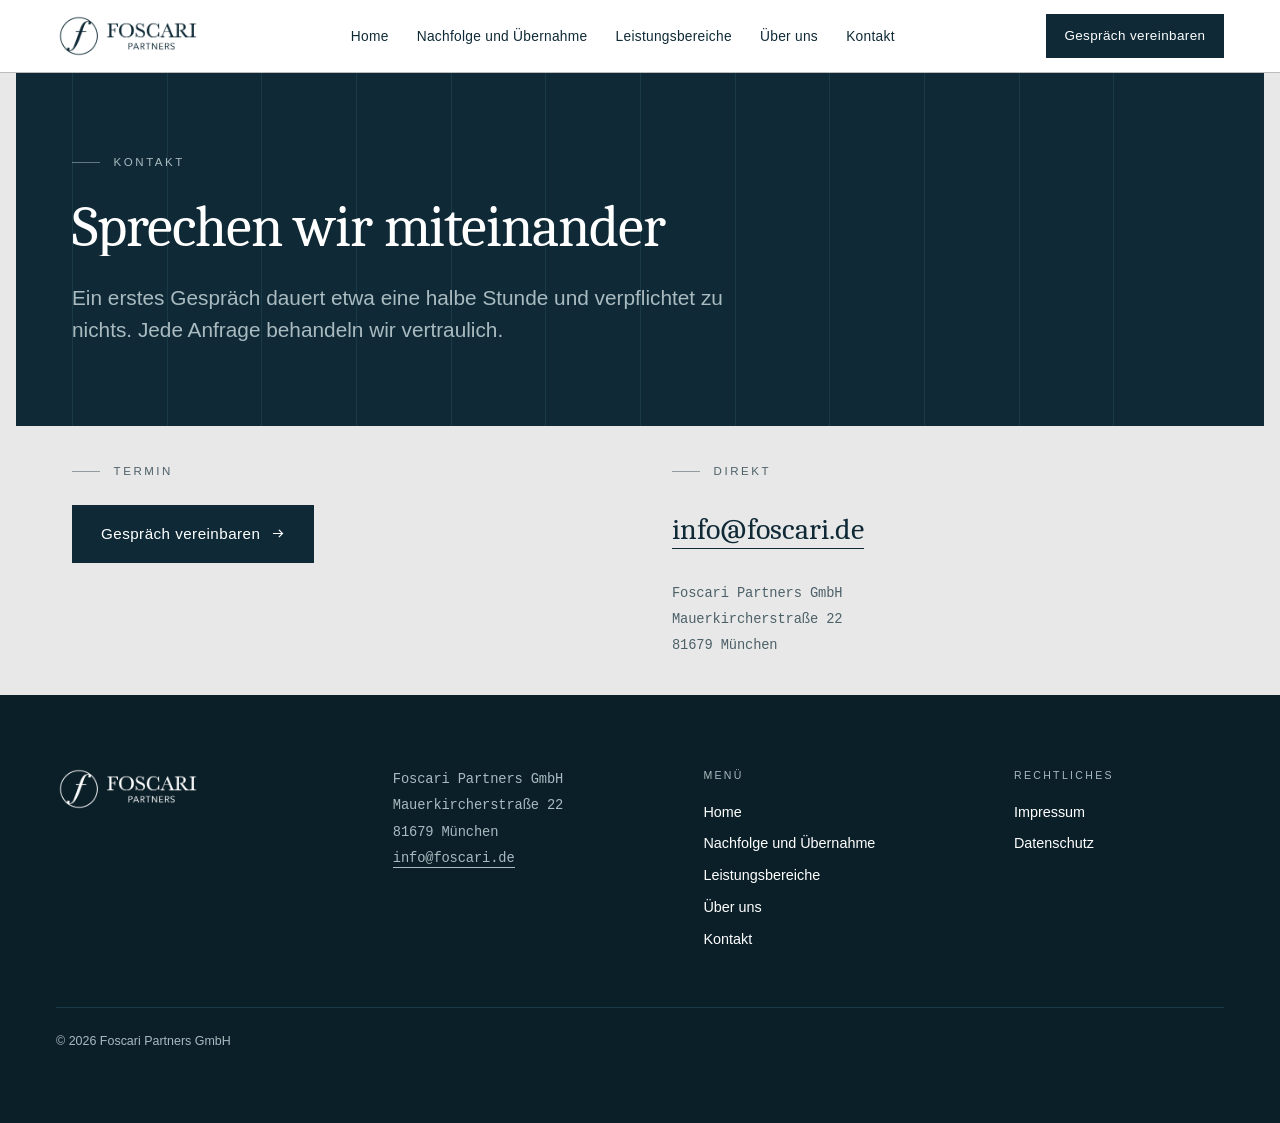
<file: kontakt.html>
<!DOCTYPE html><html lang="de"><head><meta charset="utf-8"><meta name="viewport" content="width=device-width, initial-scale=1"><meta name="robots" content="noindex, nofollow, noarchive"><title>Kontakt | Foscari Partners</title><meta name="description" content="Ein erstes Gespräch dauert etwa eine halbe Stunde und verpflichtet zu nichts. Jede Anfrage behandeln wir vertraulich."><link rel="icon" href="/assets/logo_mark_navy.png" type="image/png"><!-- Eine Farbe, kein Wechsel mit dem Systemschema: V3 folgt dem
         Foliensatz und der kennt nur eine Erscheinung. --><meta name="theme-color" content="#e8e8e8"><meta name="generator" content="Astro v7.2.3"><script>
      if (!window.matchMedia('(prefers-reduced-motion: reduce)').matches) {
        document.documentElement.classList.add('js-bewegung');
      }
    </script><link rel="stylesheet" href="/_astro/DraftNotice.hue4wbTF.css"><style>.band3[data-astro-cid-xqzy6gnp]{padding-block:clamp(3rem,7vw,5rem);position:relative;overflow:hidden}.band3--gross[data-astro-cid-xqzy6gnp]{padding-block:clamp(4rem,10vw,7.5rem) clamp(4rem,9vw,6.5rem)}.band3--gerahmt[data-astro-cid-xqzy6gnp]{max-width:calc(var(--maxw-weit) - 2 * var(--gutter));margin-inline:auto}.band3__raster[data-astro-cid-xqzy6gnp]{pointer-events:none;grid-template-columns:repeat(12,1fr);display:grid;position:absolute;inset:0}.band3__raster[data-astro-cid-xqzy6gnp] i[data-astro-cid-xqzy6gnp]{border-left:1px solid var(--band-rule);transform-origin:top;height:100%;animation:raster-ziehen 1.05s var(--ease) forwards;animation-delay:calc(var(--i) * 55ms + .15s);display:block;transform:scaleY(0)}@keyframes raster-ziehen{to{transform:scaleY(1)}}@media (prefers-reduced-motion:reduce){.band3__raster[data-astro-cid-xqzy6gnp] i[data-astro-cid-xqzy6gnp]{animation-delay:0s;transform:none}}@media (width<=760px){.band3__raster[data-astro-cid-xqzy6gnp]{grid-template-columns:repeat(6,1fr)}.band3__raster[data-astro-cid-xqzy6gnp] i[data-astro-cid-xqzy6gnp]:nth-child(n+7){display:none}}.band3__inner[data-astro-cid-xqzy6gnp]{position:relative}.band3__kicker[data-astro-cid-xqzy6gnp]{margin-bottom:1.6rem}.band3__lead[data-astro-cid-xqzy6gnp]{max-width:42rem;margin-top:1.6rem}.band3[data-astro-cid-xqzy6gnp] h1[data-astro-cid-xqzy6gnp]{max-width:20ch;font-size:clamp(2.1rem,1.35rem + 3.2vw,3.6rem)}.band3--gross[data-astro-cid-xqzy6gnp] h1[data-astro-cid-xqzy6gnp]{max-width:16ch;font-size:clamp(2.4rem,1.4rem + 4.4vw,4.4rem)}
@font-face{font-family:Caladea;font-style:italic;font-display:swap;font-weight:400;src:url(/_astro/caladea-latin-ext-400-italic.DaI5RAJ1.woff2)format("woff2"),url(/_astro/caladea-latin-ext-400-italic.Ddrq60cI.woff)format("woff");unicode-range:U+100-2BA,U+2BD-2C5,U+2C7-2CC,U+2CE-2D7,U+2DD-2FF,U+304,U+308,U+329,U+1D00-1DBF,U+1E00-1E9F,U+1EF2-1EFF,U+2020,U+20A0-20AB,U+20AD-20C0,U+2113,U+2C60-2C7F,U+A720-A7FF}@font-face{font-family:Caladea;font-style:italic;font-display:swap;font-weight:400;src:url(/_astro/caladea-latin-400-italic.LV4kG-PE.woff2)format("woff2"),url(/_astro/caladea-latin-400-italic.BXgumMrY.woff)format("woff");unicode-range:U+??,U+131,U+152-153,U+2BB-2BC,U+2C6,U+2DA,U+2DC,U+304,U+308,U+329,U+2000-206F,U+20AC,U+2122,U+2191,U+2193,U+2212,U+2215,U+FEFF,U+FFFD}
:root{color-scheme:light;--navy:#0f2a36;--navy-panel:#1a3a48;--navy-tief:#0b1f28;--slate:#70888e;--slate-deep:#4c6068;--slate-light:#a9bbc0;--slate-soft:#8fa6ad;--fog:#e8e8e8;--stone:#bcbcbb;--hair:#cfd2d1;--hair-dark:#294856;--paper:#f4f5f5;--snow:#ecf0f0;--panel:#13303d;--white:#fff;--bad:#8c3b32;--bad-light:#d49087;--ground:var(--white);--surface:var(--paper);--surface-stark:var(--fog);--ink:var(--navy);--ink-muted:var(--slate-deep);--rule:var(--hair);--rule-stark:var(--stone);--karte:var(--white);--fehler:var(--bad);--karte-schatten:0 1px 2px #0f2a360a, 0 12px 28px -18px #0f2a3647;--karte-schatten-hoch:0 2px 4px #0f2a360d, 0 26px 48px -24px #0f2a3657;--kopf-schatten:0 1px 0 var(--rule), 0 12px 28px -22px #0f2a3680;--kopf-schatten-band:0 1px 0 var(--band-rule), 0 12px 28px -22px color-mix(in srgb, var(--navy-tief) 70%, transparent);--band-ground:var(--navy);--band-ink:var(--white);--band-ink-muted:var(--slate-light);--band-rule:var(--navy-panel);--font-display:"Caladea", Cambria, Georgia, "Times New Roman", serif;--font-text:Arial, "Helvetica Neue", Helvetica, sans-serif;--font-mono:ui-monospace, "SF Mono", SFMono-Regular, Menlo, Consolas, monospace;--maxw:1180px;--maxw-weit:1360px;--gutter:clamp(1.25rem, 5vw, 3.5rem);--section-y:clamp(4.5rem, 9vw, 8.5rem);--measure:62ch;--kopf-h:72px;--ease:cubic-bezier(.22, 1, .36, 1);--dauer:.48s}@media (width<=600px){:root{--kopf-h:62px}}@media (prefers-color-scheme:dark){:root{color-scheme:dark;--ground:var(--navy-tief);--surface:var(--panel);--surface-stark:var(--navy-panel);--ink:var(--snow);--ink-muted:var(--slate-light);--rule:color-mix(in srgb, var(--hair-dark) 70%, transparent);--rule-stark:var(--hair-dark);--karte:var(--panel);--fehler:var(--bad-light);--karte-schatten:0 1px 2px #0000004d, 0 14px 30px -20px #000000b3;--karte-schatten-hoch:0 2px 6px #00000059, 0 28px 52px -26px #000000bf;--kopf-schatten:0 1px 0 var(--rule), 0 12px 28px -22px #000c;--kopf-schatten-band:0 1px 0 var(--band-rule), 0 12px 28px -22px #000c;--band-ground:var(--navy);--band-ink:var(--snow);--band-ink-muted:var(--slate-light);--band-rule:var(--navy-panel)}}
.abschnitt[data-astro-cid-6homvmeo]{--einzug:clamp(0px, calc((100vw - (var(--maxw-weit) - 7rem)) / 2), 3.5rem)}.abschnitt[data-astro-cid-6homvmeo].abschnitt{padding-block:clamp(1.6rem,2.8vw,2.5rem)}.abschnitt[data-astro-cid-6homvmeo] .kontakt[data-astro-cid-6homvmeo]{margin-left:var(--einzug);margin-right:var(--einzug)}.kontakt[data-astro-cid-6homvmeo]{grid-template-columns:1fr;gap:clamp(2rem,5vw,4rem);display:grid}@media (width>=760px){.kontakt[data-astro-cid-6homvmeo]{grid-template-columns:repeat(2,minmax(0,1fr))}}.kontakt__spalte[data-astro-cid-6homvmeo] .kicker{margin-bottom:1.5rem}.kontakt__mail[data-astro-cid-6homvmeo]{font-family:var(--font-display);margin:0;font-size:clamp(1.3rem,1.1rem + 1.1vw,1.9rem)}.kontakt__adresse[data-astro-cid-6homvmeo]{margin-top:1.6rem}
</style><link rel="stylesheet" href="/_astro/V3.sWV5bAkX.css"></head><body class="v3"><a class="skip-link" href="#inhalt">Zum Inhalt springen</a><header class="kopf3" data-kopf data-astro-cid-nbivmcnq><div class="wrap--weit kopf3__inner" data-astro-cid-nbivmcnq><a href="/" class="marke3" aria-label="Foscari Partners, zum Einstieg" data-astro-cid-nbivmcnq><img src="/assets/logo_lockup_quer_navy.png" alt="" width="330" height="101" data-astro-cid-nbivmcnq></a><nav class="kopf3__nav" aria-label="Hauptnavigation" data-astro-cid-nbivmcnq><ul data-astro-cid-nbivmcnq><li data-astro-cid-nbivmcnq><a href="/" data-astro-cid-nbivmcnq>Home</a></li><li data-astro-cid-nbivmcnq><a href="/nachfolge" data-astro-cid-nbivmcnq>Nachfolge und Übernahme</a></li><li data-astro-cid-nbivmcnq><a href="/leistungsbereiche" data-astro-cid-nbivmcnq>Leistungsbereiche</a></li><li data-astro-cid-nbivmcnq><a href="/ueber-uns" data-astro-cid-nbivmcnq>Über uns</a></li><li data-astro-cid-nbivmcnq><a href="/kontakt" data-astro-cid-nbivmcnq>Kontakt</a></li></ul></nav><div class="kopf3__rechts" data-astro-cid-nbivmcnq><a class="btn btn--primary btn--klein kopf3__cta" href="https://meetings-eu1.hubspot.com/roland-strixner" data-termin data-astro-cid-nbivmcnq>Gespräch vereinbaren</a><button class="schalter3" type="button" aria-expanded="false" aria-controls="menue-v3" data-menue-auf data-astro-cid-nbivmcnq><span class="schalter3__balken" aria-hidden="true" data-astro-cid-nbivmcnq></span><span class="nur-sr" data-astro-cid-nbivmcnq>Menü öffnen</span></button></div></div><div class="kopf3__fortschritt" aria-hidden="true" data-astro-cid-nbivmcnq><i data-fortschritt data-astro-cid-nbivmcnq></i></div></header><dialog class="menue3" id="menue-v3" data-menue data-astro-cid-nbivmcnq><div class="menue3__inner" data-astro-cid-nbivmcnq><div class="menue3__kopf" data-astro-cid-nbivmcnq><img class="marke3__lockup--hell" src="/assets/logo_lockup_quer_hell.png" alt="Foscari Partners" width="330" height="101" data-astro-cid-nbivmcnq><button class="schalter3 schalter3--zu" type="button" data-menue-zu data-astro-cid-nbivmcnq><span aria-hidden="true" data-astro-cid-nbivmcnq>Schließen</span><span class="nur-sr" data-astro-cid-nbivmcnq>Menü schließen</span></button></div><nav aria-label="Menü" data-astro-cid-nbivmcnq><ul class="menue3__liste" data-astro-cid-nbivmcnq><li style="--i:0" data-astro-cid-nbivmcnq><a href="/" data-menue-link data-astro-cid-nbivmcnq>Home</a></li><li style="--i:1" data-astro-cid-nbivmcnq><a href="/nachfolge" data-menue-link data-astro-cid-nbivmcnq>Nachfolge und Übernahme</a></li><li style="--i:2" data-astro-cid-nbivmcnq><a href="/leistungsbereiche" data-menue-link data-astro-cid-nbivmcnq>Leistungsbereiche</a></li><li style="--i:3" data-astro-cid-nbivmcnq><a href="/ueber-uns" data-menue-link data-astro-cid-nbivmcnq>Über uns</a></li><li style="--i:4" data-astro-cid-nbivmcnq><a href="/kontakt" data-menue-link data-astro-cid-nbivmcnq>Kontakt</a></li></ul></nav><a class="btn btn--primary menue3__termin" href="https://meetings-eu1.hubspot.com/roland-strixner" data-termin data-menue-link data-astro-cid-nbivmcnq>Gespräch vereinbaren</a><p class="anschrift menue3__fuss" data-astro-cid-nbivmcnq>Foscari Partners GmbH<br data-astro-cid-nbivmcnq>Mauerkircherstraße 22, 81679 München<br data-astro-cid-nbivmcnq><a class="link" href="mailto:info@foscari.de" data-astro-cid-nbivmcnq>info@foscari.de</a></p></div></dialog><script type="module">var e=document.querySelector(`[data-menue]`),t=document.querySelector(`[data-menue-auf]`),n=document.querySelector(`[data-menue-zu]`);if(e&&t){let r=()=>{e.showModal(),e.offsetWidth,e.dataset.offen=`ja`,document.body.dataset.menueOffen=`ja`,t.setAttribute(`aria-expanded`,`true`)},i=()=>{delete e.dataset.offen,document.body.removeAttribute(`data-menue-offen`),t.setAttribute(`aria-expanded`,`false`),window.setTimeout(()=>e.close(),240)};t.addEventListener(`click`,r),n?.addEventListener(`click`,i),e.querySelectorAll(`[data-menue-link]`).forEach(e=>{e.addEventListener(`click`,i)}),e.addEventListener(`cancel`,e=>{e.preventDefault(),i()}),e.addEventListener(`click`,t=>{t.target===e&&i()})}</script><main id="inhalt"><section class="band band3 band3--gerahmt" data-hero data-astro-cid-xqzy6gnp><div class="band3__raster wrap--weit" aria-hidden="true" data-astro-cid-xqzy6gnp><i style="--i:0" data-astro-cid-xqzy6gnp></i><i style="--i:1" data-astro-cid-xqzy6gnp></i><i style="--i:2" data-astro-cid-xqzy6gnp></i><i style="--i:3" data-astro-cid-xqzy6gnp></i><i style="--i:4" data-astro-cid-xqzy6gnp></i><i style="--i:5" data-astro-cid-xqzy6gnp></i><i style="--i:6" data-astro-cid-xqzy6gnp></i><i style="--i:7" data-astro-cid-xqzy6gnp></i><i style="--i:8" data-astro-cid-xqzy6gnp></i><i style="--i:9" data-astro-cid-xqzy6gnp></i><i style="--i:10" data-astro-cid-xqzy6gnp></i><i style="--i:11" data-astro-cid-xqzy6gnp></i></div><div class="wrap--weit band3__inner" data-astro-cid-xqzy6gnp><p class="kicker band3__kicker" data-hero-stufe data-astro-cid-xqzy6gnp>Kontakt</p><h1 data-split data-astro-cid-xqzy6gnp>Sprechen wir miteinander</h1><p class="lead band3__lead" data-hero-stufe data-astro-cid-xqzy6gnp>Ein erstes Gespräch dauert etwa eine halbe Stunde und verpflichtet zu nichts. Jede Anfrage behandeln wir vertraulich.</p></div></section><section class="abschnitt" data-astro-cid-6homvmeo><div class="wrap--weit" data-astro-cid-6homvmeo><div class="kontakt" data-astro-cid-6homvmeo><div class="kontakt__spalte" id="termin" data-astro-cid-6homvmeo><p class="kicker" data-astro-cid-6homvmeo>Termin</p><a class="btn btn--primary" href="https://meetings-eu1.hubspot.com/roland-strixner" data-termin data-astro-cid-6homvmeo>Gespräch vereinbaren<svg class="btn__pfeil" viewBox="0 0 16 16" fill="none" aria-hidden="true" focusable="false"><path d="M2 8h11M9 4l4 4-4 4" stroke="currentColor" stroke-width="1.4" stroke-linecap="square"></path></svg></a></div><div class="kontakt__spalte" data-astro-cid-6homvmeo><p class="kicker" data-astro-cid-6homvmeo>Direkt</p><p class="kontakt__mail" data-astro-cid-6homvmeo><a class="link" href="mailto:info@foscari.de" data-astro-cid-6homvmeo>info@foscari.de</a></p><p class="anschrift kontakt__adresse" data-astro-cid-6homvmeo>Foscari Partners GmbH<br data-astro-cid-6homvmeo>Mauerkircherstraße 22<br data-astro-cid-6homvmeo>81679 München</p></div></div></div></section></main><footer class="fuss3" data-astro-cid-7pbrfsuh><div class="wrap--weit" data-astro-cid-7pbrfsuh><div class="fuss3__oben" data-astro-cid-7pbrfsuh><a href="/" class="fuss3__marke" aria-label="Foscari Partners, zum Einstieg" data-astro-cid-7pbrfsuh><img src="/assets/logo_lockup_quer_hell.png" alt="" width="330" height="101" data-astro-cid-7pbrfsuh></a><p class="anschrift fuss3__adresse" data-astro-cid-7pbrfsuh>Foscari Partners GmbH<br data-astro-cid-7pbrfsuh>Mauerkircherstraße 22<br data-astro-cid-7pbrfsuh>81679 München<br data-astro-cid-7pbrfsuh><a class="link" href="mailto:info@foscari.de" data-astro-cid-7pbrfsuh>info@foscari.de</a></p><nav class="fuss3__nav" aria-label="Menü" data-astro-cid-7pbrfsuh><p class="fuss3__ueberschrift" data-astro-cid-7pbrfsuh>Menü</p><ul data-astro-cid-7pbrfsuh><li data-astro-cid-7pbrfsuh><a href="/" data-astro-cid-7pbrfsuh>Home</a></li><li data-astro-cid-7pbrfsuh><a href="/nachfolge" data-astro-cid-7pbrfsuh>Nachfolge und Übernahme</a></li><li data-astro-cid-7pbrfsuh><a href="/leistungsbereiche" data-astro-cid-7pbrfsuh>Leistungsbereiche</a></li><li data-astro-cid-7pbrfsuh><a href="/ueber-uns" data-astro-cid-7pbrfsuh>Über uns</a></li><li data-astro-cid-7pbrfsuh><a href="/kontakt" data-astro-cid-7pbrfsuh>Kontakt</a></li></ul></nav><nav class="fuss3__nav" aria-label="Rechtliches" data-astro-cid-7pbrfsuh><p class="fuss3__ueberschrift" data-astro-cid-7pbrfsuh>Rechtliches</p><ul data-astro-cid-7pbrfsuh><li data-astro-cid-7pbrfsuh><a href="/impressum" data-astro-cid-7pbrfsuh>Impressum</a></li><li data-astro-cid-7pbrfsuh><a href="/datenschutz" data-astro-cid-7pbrfsuh>Datenschutz</a></li></ul></nav></div><p class="fuss3__zeile" data-astro-cid-7pbrfsuh>© 2026 Foscari Partners GmbH</p></div></footer><!-- Steht einmal je Seite und wartet auf einen Knopf mit data-termin.
         Ohne Klick lädt hier nichts nach. --><dialog class="termin3" data-terminfenster aria-labelledby="termin-titel" data-astro-cid-gfzvpdv3><div class="termin3__inner" data-astro-cid-gfzvpdv3><div class="termin3__kopf" data-astro-cid-gfzvpdv3><p class="kicker" id="termin-titel" data-astro-cid-gfzvpdv3>Gespräch vereinbaren</p><button class="termin3__zu" type="button" data-termin-zu data-astro-cid-gfzvpdv3><span aria-hidden="true" data-astro-cid-gfzvpdv3>Schließen</span><span class="nur-sr" data-astro-cid-gfzvpdv3>Terminfenster schließen</span></button></div><div class="termin3__feld" data-astro-cid-gfzvpdv3><div class="meetings-iframe-container" data-src="https://meetings-eu1.hubspot.com/roland-strixner?embed=true" data-astro-cid-gfzvpdv3></div></div><p class="termin3__hinweis" data-astro-cid-gfzvpdv3>Der Kalender kommt von HubSpot. Mit dem Öffnen werden Daten dorthin übermittelt, vorher nicht. <a class="link" href="/datenschutz" data-astro-cid-gfzvpdv3>Datenschutz</a></p></div></dialog><script type="module">var e=document.querySelector(`[data-terminfenster]`),t=document.querySelectorAll(`[data-termin]`);if(e&&t.length){let n=!1,r=null,i=()=>{if(n)return;n=!0;let e=document.createElement(`script`);e.src=`https://static.hsappstatic.net/MeetingsEmbed/ex/MeetingsEmbedCode.js`,e.async=!0,document.body.appendChild(e)},a=t=>{t.preventDefault(),r=t.currentTarget,e.showModal(),e.offsetWidth,e.dataset.offen=`ja`,document.body.dataset.fensterOffen=`ja`,i()},o=()=>{delete e.dataset.offen,document.body.removeAttribute(`data-fenster-offen`),window.setTimeout(()=>{e.close(),r?.focus()},240)};t.forEach(e=>e.addEventListener(`click`,a)),e.querySelector(`[data-termin-zu]`)?.addEventListener(`click`,o),e.addEventListener(`cancel`,e=>{e.preventDefault(),o()}),e.addEventListener(`click`,t=>{t.target===e&&o()})}</script><script type="module" src="/_astro/V3.astro_astro_type_script_index_0_lang.k831wJYl.js"></script></body></html>
</file>
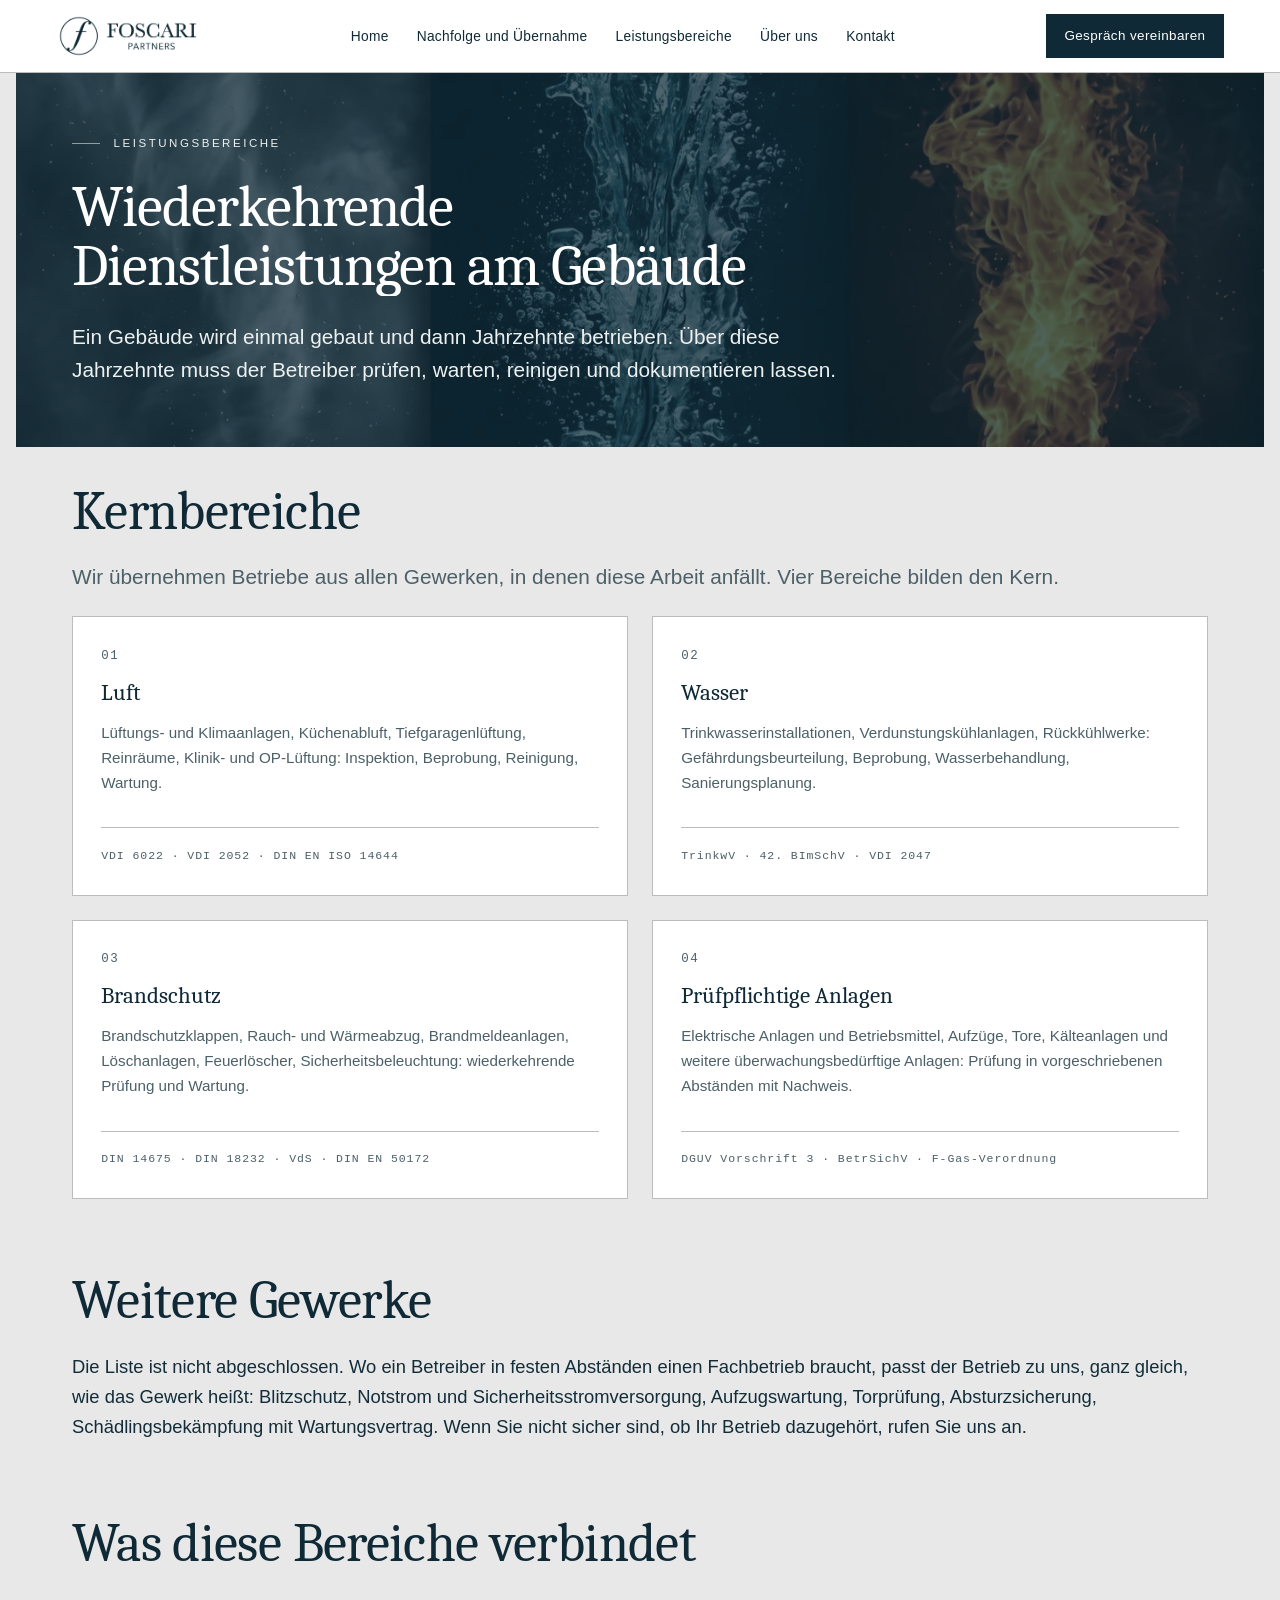
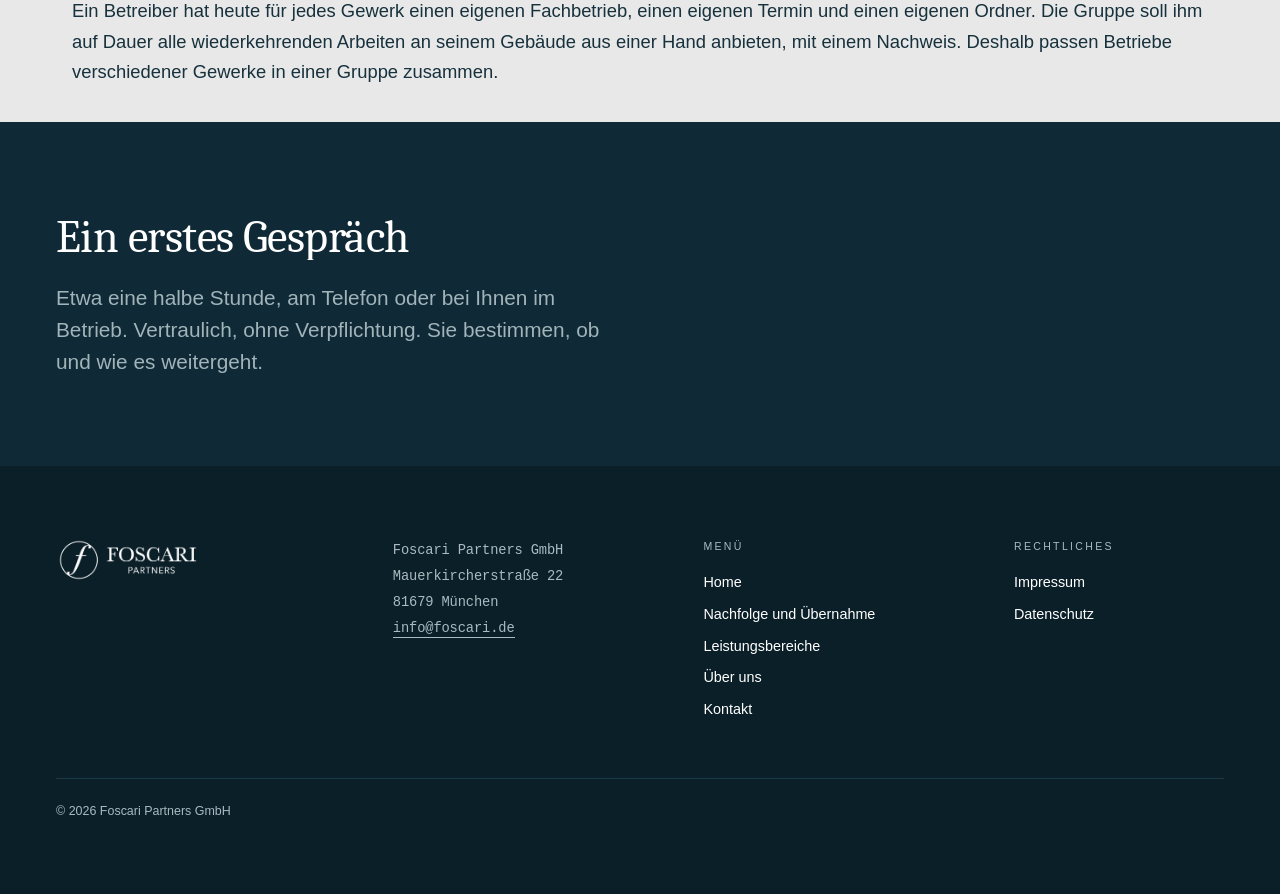
<file: leistungsbereiche.html>
<!DOCTYPE html><html lang="de"><head><meta charset="utf-8"><meta name="viewport" content="width=device-width, initial-scale=1"><meta name="robots" content="noindex, nofollow, noarchive"><title>Leistungsbereiche | Foscari Partners</title><meta name="description" content="Luft, Wasser, Brandschutz und prüfpflichtige Anlagen: die Gewerke, in denen wiederkehrende Arbeit am Gebäude anfällt."><link rel="icon" href="/assets/logo_mark_navy.png" type="image/png"><!-- Eine Farbe, kein Wechsel mit dem Systemschema: V3 folgt dem
         Foliensatz und der kennt nur eine Erscheinung. --><meta name="theme-color" content="#e8e8e8"><meta name="generator" content="Astro v7.2.3"><script>
      if (!window.matchMedia('(prefers-reduced-motion: reduce)').matches) {
        document.documentElement.classList.add('js-bewegung');
      }
    </script><link rel="stylesheet" href="/_astro/DraftNotice.hue4wbTF.css"><style>.bandbild[data-astro-cid-2fafojaz]{--deckung:.72;--saettigung:.6;--band-ink-muted:var(--snow);padding-block:clamp(3rem,7vw,5rem);position:relative;overflow:hidden}.bandbild--gross[data-astro-cid-2fafojaz]{padding-block:clamp(4rem,10vw,7.5rem) clamp(4rem,9vw,6.5rem)}.bandbild--flach[data-astro-cid-2fafojaz]{padding-block:clamp(2.5rem,5.3vw,3.8rem)}.bandbild__bild[data-astro-cid-2fafojaz]{pointer-events:none;position:absolute;inset:0}.bandbild__bild[data-astro-cid-2fafojaz] picture[data-astro-cid-2fafojaz],.bandbild__bild[data-astro-cid-2fafojaz] img[data-astro-cid-2fafojaz]{width:100%;height:100%;display:block}.bandbild__bild[data-astro-cid-2fafojaz] img[data-astro-cid-2fafojaz]{object-fit:cover;object-position:center;filter:saturate(var(--saettigung))}.bandbild__bild[data-astro-cid-2fafojaz]:after{content:"";background:var(--navy);opacity:var(--deckung);position:absolute;inset:0}.bandbild__inner[data-astro-cid-2fafojaz]{position:relative}.bandbild__kicker[data-astro-cid-2fafojaz]{margin-bottom:1.6rem}.bandbild__lead[data-astro-cid-2fafojaz]{max-width:42rem;margin-top:1.6rem}.bandbild[data-astro-cid-2fafojaz] h1[data-astro-cid-2fafojaz]{max-width:20ch;font-size:clamp(2.1rem,1.35rem + 3.2vw,3.6rem)}.bandbild--gross[data-astro-cid-2fafojaz] h1[data-astro-cid-2fafojaz]{max-width:16ch;font-size:clamp(2.4rem,1.4rem + 4.4vw,4.4rem)}.bandbild--breit[data-astro-cid-2fafojaz] h1[data-astro-cid-2fafojaz]{max-width:26ch}.bandbild--breit[data-astro-cid-2fafojaz] .bandbild__lead[data-astro-cid-2fafojaz]{max-width:68ch}.bandbild--gerahmt[data-astro-cid-2fafojaz]{max-width:calc(var(--maxw-weit) - 2 * var(--gutter));margin-inline:auto}.bandbild--rechts[data-astro-cid-2fafojaz] .bandbild__inner[data-astro-cid-2fafojaz]{text-align:right}.bandbild--rechts[data-astro-cid-2fafojaz] h1[data-astro-cid-2fafojaz],.bandbild--rechts[data-astro-cid-2fafojaz] .bandbild__lead[data-astro-cid-2fafojaz]{margin-left:auto}.bandbild--rechts[data-astro-cid-2fafojaz] .bandbild__kicker[data-astro-cid-2fafojaz]{flex-direction:row-reverse;justify-content:flex-start}
@font-face{font-family:Caladea;font-style:italic;font-display:swap;font-weight:400;src:url(/_astro/caladea-latin-ext-400-italic.DaI5RAJ1.woff2)format("woff2"),url(/_astro/caladea-latin-ext-400-italic.Ddrq60cI.woff)format("woff");unicode-range:U+100-2BA,U+2BD-2C5,U+2C7-2CC,U+2CE-2D7,U+2DD-2FF,U+304,U+308,U+329,U+1D00-1DBF,U+1E00-1E9F,U+1EF2-1EFF,U+2020,U+20A0-20AB,U+20AD-20C0,U+2113,U+2C60-2C7F,U+A720-A7FF}@font-face{font-family:Caladea;font-style:italic;font-display:swap;font-weight:400;src:url(/_astro/caladea-latin-400-italic.LV4kG-PE.woff2)format("woff2"),url(/_astro/caladea-latin-400-italic.BXgumMrY.woff)format("woff");unicode-range:U+??,U+131,U+152-153,U+2BB-2BC,U+2C6,U+2DA,U+2DC,U+304,U+308,U+329,U+2000-206F,U+20AC,U+2122,U+2191,U+2193,U+2212,U+2215,U+FEFF,U+FFFD}
:root{color-scheme:light;--navy:#0f2a36;--navy-panel:#1a3a48;--navy-tief:#0b1f28;--slate:#70888e;--slate-deep:#4c6068;--slate-light:#a9bbc0;--slate-soft:#8fa6ad;--fog:#e8e8e8;--stone:#bcbcbb;--hair:#cfd2d1;--hair-dark:#294856;--paper:#f4f5f5;--snow:#ecf0f0;--panel:#13303d;--white:#fff;--bad:#8c3b32;--bad-light:#d49087;--ground:var(--white);--surface:var(--paper);--surface-stark:var(--fog);--ink:var(--navy);--ink-muted:var(--slate-deep);--rule:var(--hair);--rule-stark:var(--stone);--karte:var(--white);--fehler:var(--bad);--karte-schatten:0 1px 2px #0f2a360a, 0 12px 28px -18px #0f2a3647;--karte-schatten-hoch:0 2px 4px #0f2a360d, 0 26px 48px -24px #0f2a3657;--kopf-schatten:0 1px 0 var(--rule), 0 12px 28px -22px #0f2a3680;--kopf-schatten-band:0 1px 0 var(--band-rule), 0 12px 28px -22px color-mix(in srgb, var(--navy-tief) 70%, transparent);--band-ground:var(--navy);--band-ink:var(--white);--band-ink-muted:var(--slate-light);--band-rule:var(--navy-panel);--font-display:"Caladea", Cambria, Georgia, "Times New Roman", serif;--font-text:Arial, "Helvetica Neue", Helvetica, sans-serif;--font-mono:ui-monospace, "SF Mono", SFMono-Regular, Menlo, Consolas, monospace;--maxw:1180px;--maxw-weit:1360px;--gutter:clamp(1.25rem, 5vw, 3.5rem);--section-y:clamp(4.5rem, 9vw, 8.5rem);--measure:62ch;--kopf-h:72px;--ease:cubic-bezier(.22, 1, .36, 1);--dauer:.48s}@media (width<=600px){:root{--kopf-h:62px}}@media (prefers-color-scheme:dark){:root{color-scheme:dark;--ground:var(--navy-tief);--surface:var(--panel);--surface-stark:var(--navy-panel);--ink:var(--snow);--ink-muted:var(--slate-light);--rule:color-mix(in srgb, var(--hair-dark) 70%, transparent);--rule-stark:var(--hair-dark);--karte:var(--panel);--fehler:var(--bad-light);--karte-schatten:0 1px 2px #0000004d, 0 14px 30px -20px #000000b3;--karte-schatten-hoch:0 2px 6px #00000059, 0 28px 52px -26px #000000bf;--kopf-schatten:0 1px 0 var(--rule), 0 12px 28px -22px #000c;--kopf-schatten-band:0 1px 0 var(--band-rule), 0 12px 28px -22px #000c;--band-ground:var(--navy);--band-ink:var(--snow);--band-ink-muted:var(--slate-light);--band-rule:var(--navy-panel)}}
.abschnitt[data-astro-cid-u45dd27v] .kopfzeile[data-astro-cid-u45dd27v] h2[data-astro-cid-u45dd27v]{max-width:30ch}.abschnitt[data-astro-cid-u45dd27v]{--einzug:clamp(0px, calc((100vw - (var(--maxw-weit) - 7rem)) / 2), 3.5rem)}.abschnitt[data-astro-cid-u45dd27v] .kopfzeile[data-astro-cid-u45dd27v]{border-top:0;border-bottom:0;grid-template-columns:minmax(0,1fr);column-gap:0;margin-bottom:clamp(1.1rem,1.8vw,1.7rem);padding-top:0;padding-bottom:0}.abschnitt[data-astro-cid-u45dd27v] .kopfzeile[data-astro-cid-u45dd27v] h2[data-astro-cid-u45dd27v],.abschnitt[data-astro-cid-u45dd27v] .kopfzeile[data-astro-cid-u45dd27v] .kopfzeile__lead[data-astro-cid-u45dd27v]{grid-column:auto}.abschnitt[data-astro-cid-u45dd27v] .kopfzeile[data-astro-cid-u45dd27v],.abschnitt[data-astro-cid-u45dd27v] .eingerueckt[data-astro-cid-u45dd27v]{margin-left:var(--einzug);margin-right:var(--einzug)}.abschnitt[data-astro-cid-u45dd27v].abschnitt{padding-block:clamp(1.6rem,2.8vw,2.5rem)}.abschnitt[data-astro-cid-u45dd27v] .fliesstext[data-astro-cid-u45dd27v],.abschnitt[data-astro-cid-u45dd27v] .fliesstext[data-astro-cid-u45dd27v] p[data-astro-cid-u45dd27v]{font-size:clamp(1rem,.9rem + .35vw,1.15rem)}.abschnitt[data-astro-cid-u45dd27v] .fliesstext[data-astro-cid-u45dd27v],.abschnitt[data-astro-cid-u45dd27v] .fliesstext[data-astro-cid-u45dd27v] p[data-astro-cid-u45dd27v],.abschnitt[data-astro-cid-u45dd27v] .kopfzeile__lead[data-astro-cid-u45dd27v]{max-width:none}
.schluss[data-astro-cid-pmkjtddr]{padding-block:clamp(3.5rem,7vw,5.5rem)}.schluss__inner[data-astro-cid-pmkjtddr]{grid-template-columns:1fr;align-items:end;gap:clamp(1.75rem,4vw,3.5rem);display:grid}@media (width>=900px){.schluss__inner[data-astro-cid-pmkjtddr]{grid-template-columns:minmax(0,1.15fr) minmax(0,.85fr)}.schluss__aktionen[data-astro-cid-pmkjtddr]{justify-content:flex-end}}.schluss[data-astro-cid-pmkjtddr] h2[data-astro-cid-pmkjtddr]{font-size:clamp(1.8rem,1.2rem + 2.4vw,2.9rem)}.schluss__text[data-astro-cid-pmkjtddr]{max-width:36rem;margin-top:1.3rem}.schluss__aktionen[data-astro-cid-pmkjtddr]{margin-top:0}
</style><link rel="stylesheet" href="/_astro/V3.sWV5bAkX.css"></head><body class="v3"><a class="skip-link" href="#inhalt">Zum Inhalt springen</a><header class="kopf3" data-kopf data-astro-cid-nbivmcnq><div class="wrap--weit kopf3__inner" data-astro-cid-nbivmcnq><a href="/" class="marke3" aria-label="Foscari Partners, zum Einstieg" data-astro-cid-nbivmcnq><img src="/assets/logo_lockup_quer_navy.png" alt="" width="330" height="101" data-astro-cid-nbivmcnq></a><nav class="kopf3__nav" aria-label="Hauptnavigation" data-astro-cid-nbivmcnq><ul data-astro-cid-nbivmcnq><li data-astro-cid-nbivmcnq><a href="/" data-astro-cid-nbivmcnq>Home</a></li><li data-astro-cid-nbivmcnq><a href="/nachfolge" data-astro-cid-nbivmcnq>Nachfolge und Übernahme</a></li><li data-astro-cid-nbivmcnq><a href="/leistungsbereiche" data-astro-cid-nbivmcnq>Leistungsbereiche</a></li><li data-astro-cid-nbivmcnq><a href="/ueber-uns" data-astro-cid-nbivmcnq>Über uns</a></li><li data-astro-cid-nbivmcnq><a href="/kontakt" data-astro-cid-nbivmcnq>Kontakt</a></li></ul></nav><div class="kopf3__rechts" data-astro-cid-nbivmcnq><a class="btn btn--primary btn--klein kopf3__cta" href="https://meetings-eu1.hubspot.com/roland-strixner" data-termin data-astro-cid-nbivmcnq>Gespräch vereinbaren</a><button class="schalter3" type="button" aria-expanded="false" aria-controls="menue-v3" data-menue-auf data-astro-cid-nbivmcnq><span class="schalter3__balken" aria-hidden="true" data-astro-cid-nbivmcnq></span><span class="nur-sr" data-astro-cid-nbivmcnq>Menü öffnen</span></button></div></div><div class="kopf3__fortschritt" aria-hidden="true" data-astro-cid-nbivmcnq><i data-fortschritt data-astro-cid-nbivmcnq></i></div></header><dialog class="menue3" id="menue-v3" data-menue data-astro-cid-nbivmcnq><div class="menue3__inner" data-astro-cid-nbivmcnq><div class="menue3__kopf" data-astro-cid-nbivmcnq><img class="marke3__lockup--hell" src="/assets/logo_lockup_quer_hell.png" alt="Foscari Partners" width="330" height="101" data-astro-cid-nbivmcnq><button class="schalter3 schalter3--zu" type="button" data-menue-zu data-astro-cid-nbivmcnq><span aria-hidden="true" data-astro-cid-nbivmcnq>Schließen</span><span class="nur-sr" data-astro-cid-nbivmcnq>Menü schließen</span></button></div><nav aria-label="Menü" data-astro-cid-nbivmcnq><ul class="menue3__liste" data-astro-cid-nbivmcnq><li style="--i:0" data-astro-cid-nbivmcnq><a href="/" data-menue-link data-astro-cid-nbivmcnq>Home</a></li><li style="--i:1" data-astro-cid-nbivmcnq><a href="/nachfolge" data-menue-link data-astro-cid-nbivmcnq>Nachfolge und Übernahme</a></li><li style="--i:2" data-astro-cid-nbivmcnq><a href="/leistungsbereiche" data-menue-link data-astro-cid-nbivmcnq>Leistungsbereiche</a></li><li style="--i:3" data-astro-cid-nbivmcnq><a href="/ueber-uns" data-menue-link data-astro-cid-nbivmcnq>Über uns</a></li><li style="--i:4" data-astro-cid-nbivmcnq><a href="/kontakt" data-menue-link data-astro-cid-nbivmcnq>Kontakt</a></li></ul></nav><a class="btn btn--primary menue3__termin" href="https://meetings-eu1.hubspot.com/roland-strixner" data-termin data-menue-link data-astro-cid-nbivmcnq>Gespräch vereinbaren</a><p class="anschrift menue3__fuss" data-astro-cid-nbivmcnq>Foscari Partners GmbH<br data-astro-cid-nbivmcnq>Mauerkircherstraße 22, 81679 München<br data-astro-cid-nbivmcnq><a class="link" href="mailto:info@foscari.de" data-astro-cid-nbivmcnq>info@foscari.de</a></p></div></dialog><script type="module">var e=document.querySelector(`[data-menue]`),t=document.querySelector(`[data-menue-auf]`),n=document.querySelector(`[data-menue-zu]`);if(e&&t){let r=()=>{e.showModal(),e.offsetWidth,e.dataset.offen=`ja`,document.body.dataset.menueOffen=`ja`,t.setAttribute(`aria-expanded`,`true`)},i=()=>{delete e.dataset.offen,document.body.removeAttribute(`data-menue-offen`),t.setAttribute(`aria-expanded`,`false`),window.setTimeout(()=>e.close(),240)};t.addEventListener(`click`,r),n?.addEventListener(`click`,i),e.querySelectorAll(`[data-menue-link]`).forEach(e=>{e.addEventListener(`click`,i)}),e.addEventListener(`cancel`,e=>{e.preventDefault(),i()}),e.addEventListener(`click`,t=>{t.target===e&&i()})}</script><main id="inhalt"><section class="band bandbild bandbild--breit bandbild--gerahmt bandbild--flach" data-hero data-astro-cid-2fafojaz><div class="bandbild__bild" aria-hidden="true" data-astro-cid-2fafojaz><picture data-astro-cid-2fafojaz><source type="image/webp" srcset="/assets/elemente-900.webp 900w, /assets/elemente-1400.webp 1400w, /assets/elemente-1920.webp 1920w, /assets/elemente-2528.webp 2528w" sizes="100vw" data-astro-cid-2fafojaz><img src="/assets/elemente-2528.jpg" srcset="/assets/elemente-900.jpg 900w, /assets/elemente-1400.jpg 1400w, /assets/elemente-1920.jpg 1920w, /assets/elemente-2528.jpg 2528w" sizes="100vw" alt="" width="2528" height="1011" loading="eager" decoding="async" fetchpriority="high" data-astro-cid-2fafojaz></picture></div><div class="wrap--weit bandbild__inner" data-astro-cid-2fafojaz><p class="kicker bandbild__kicker" data-hero-stufe data-astro-cid-2fafojaz>Leistungsbereiche</p><h1 data-split data-astro-cid-2fafojaz>Wiederkehrende Dienstleistungen am Gebäude</h1><p class="lead bandbild__lead" data-hero-stufe data-astro-cid-2fafojaz>Ein Gebäude wird einmal gebaut und dann Jahrzehnte betrieben. Über diese Jahrzehnte muss der Betreiber prüfen, warten, reinigen und dokumentieren lassen.</p></div></section><section class="abschnitt" data-astro-cid-u45dd27v><div class="wrap--weit" data-astro-cid-u45dd27v><header class="kopfzeile" data-astro-cid-u45dd27v><h2 data-split-scroll data-astro-cid-u45dd27v>Kernbereiche</h2><p class="lead kopfzeile__lead" data-reveal data-astro-cid-u45dd27v>Wir übernehmen Betriebe aus allen Gewerken, in denen diese Arbeit anfällt. Vier Bereiche bilden den Kern.</p></header><div class="gitter gitter--zwei eingerueckt" data-reveal-gruppe data-astro-cid-u45dd27v><article class="zelle" data-astro-cid-u45dd27v><span class="ziffer" data-astro-cid-u45dd27v>01</span><h3 class="zelle__titel" data-astro-cid-u45dd27v>Luft</h3><p class="zelle__text" data-astro-cid-u45dd27v>Lüftungs- und Klimaanlagen, Küchenabluft, Tiefgaragenlüftung, Reinräume, Klinik- und OP-Lüftung: Inspektion, Beprobung, Reinigung, Wartung.</p><p class="norm" data-astro-cid-u45dd27v>VDI 6022  ·  VDI 2052  ·  DIN EN ISO 14644</p></article><article class="zelle" data-astro-cid-u45dd27v><span class="ziffer" data-astro-cid-u45dd27v>02</span><h3 class="zelle__titel" data-astro-cid-u45dd27v>Wasser</h3><p class="zelle__text" data-astro-cid-u45dd27v>Trinkwasserinstallationen, Verdunstungskühlanlagen, Rückkühlwerke: Gefährdungsbeurteilung, Beprobung, Wasserbehandlung, Sanierungsplanung.</p><p class="norm" data-astro-cid-u45dd27v>TrinkwV  ·  42. BImSchV  ·  VDI 2047</p></article><article class="zelle" data-astro-cid-u45dd27v><span class="ziffer" data-astro-cid-u45dd27v>03</span><h3 class="zelle__titel" data-astro-cid-u45dd27v>Brandschutz</h3><p class="zelle__text" data-astro-cid-u45dd27v>Brandschutzklappen, Rauch- und Wärmeabzug, Brandmeldeanlagen, Löschanlagen, Feuerlöscher, Sicherheitsbeleuchtung: wiederkehrende Prüfung und Wartung.</p><p class="norm" data-astro-cid-u45dd27v>DIN 14675  ·  DIN 18232  ·  VdS  ·  DIN EN 50172</p></article><article class="zelle" data-astro-cid-u45dd27v><span class="ziffer" data-astro-cid-u45dd27v>04</span><h3 class="zelle__titel" data-astro-cid-u45dd27v>Prüfpflichtige Anlagen</h3><p class="zelle__text" data-astro-cid-u45dd27v>Elektrische Anlagen und Betriebsmittel, Aufzüge, Tore, Kälteanlagen und weitere überwachungsbedürftige Anlagen: Prüfung in vorgeschriebenen Abständen mit Nachweis.</p><p class="norm" data-astro-cid-u45dd27v>DGUV Vorschrift 3  ·  BetrSichV  ·  F-Gas-Verordnung</p></article></div></div></section><section class="abschnitt" data-astro-cid-u45dd27v><div class="wrap--weit" data-astro-cid-u45dd27v><header class="kopfzeile" data-astro-cid-u45dd27v><h2 data-split-scroll data-astro-cid-u45dd27v>Weitere Gewerke</h2></header><div class="eingerueckt" data-reveal data-astro-cid-u45dd27v><p class="fliesstext" data-astro-cid-u45dd27v>Die Liste ist nicht abgeschlossen. Wo ein Betreiber in festen Abständen einen Fachbetrieb braucht, passt der Betrieb zu uns, ganz gleich, wie das Gewerk heißt: Blitzschutz, Notstrom und Sicherheitsstromversorgung, Aufzugswartung, Torprüfung, Absturzsicherung, Schädlingsbekämpfung mit Wartungsvertrag. Wenn Sie nicht sicher sind, ob Ihr Betrieb dazugehört, rufen Sie uns an.</p></div></div></section><section class="abschnitt" data-astro-cid-u45dd27v><div class="wrap--weit" data-astro-cid-u45dd27v><header class="kopfzeile" data-astro-cid-u45dd27v><h2 data-split-scroll data-astro-cid-u45dd27v>Was diese Bereiche verbindet</h2></header><div class="eingerueckt" data-reveal data-astro-cid-u45dd27v><p class="fliesstext" data-astro-cid-u45dd27v>Ein Betreiber hat heute für jedes Gewerk einen eigenen Fachbetrieb, einen eigenen Termin und einen eigenen Ordner. Die Gruppe soll ihm auf Dauer alle wiederkehrenden Arbeiten an seinem Gebäude aus einer Hand anbieten, mit einem Nachweis. Deshalb passen Betriebe verschiedener Gewerke in einer Gruppe zusammen.</p></div></div></section><section class="band schluss" data-astro-cid-pmkjtddr><div class="wrap--weit schluss__inner" data-astro-cid-pmkjtddr><div data-astro-cid-pmkjtddr><h2 data-split-scroll data-astro-cid-pmkjtddr>Ein erstes Gespräch</h2><p class="lead schluss__text" data-reveal data-astro-cid-pmkjtddr>Etwa eine halbe Stunde, am Telefon oder bei Ihnen im Betrieb. Vertraulich, ohne Verpflichtung. Sie bestimmen, ob und wie es weitergeht.</p></div><div class="actions schluss__aktionen" data-reveal data-astro-cid-pmkjtddr><a class="btn btn--primary" href="https://meetings-eu1.hubspot.com/roland-strixner" data-termin data-astro-cid-pmkjtddr>Gespräch vereinbaren<svg class="btn__pfeil" viewBox="0 0 16 16" fill="none" aria-hidden="true" focusable="false"><path d="M2 8h11M9 4l4 4-4 4" stroke="currentColor" stroke-width="1.4" stroke-linecap="square"></path></svg></a><a class="btn btn--secondary" href="/kontakt" data-astro-cid-pmkjtddr>Kontakt</a></div></div></section></main><footer class="fuss3" data-astro-cid-7pbrfsuh><div class="wrap--weit" data-astro-cid-7pbrfsuh><div class="fuss3__oben" data-astro-cid-7pbrfsuh><a href="/" class="fuss3__marke" aria-label="Foscari Partners, zum Einstieg" data-astro-cid-7pbrfsuh><img src="/assets/logo_lockup_quer_hell.png" alt="" width="330" height="101" data-astro-cid-7pbrfsuh></a><p class="anschrift fuss3__adresse" data-astro-cid-7pbrfsuh>Foscari Partners GmbH<br data-astro-cid-7pbrfsuh>Mauerkircherstraße 22<br data-astro-cid-7pbrfsuh>81679 München<br data-astro-cid-7pbrfsuh><a class="link" href="mailto:info@foscari.de" data-astro-cid-7pbrfsuh>info@foscari.de</a></p><nav class="fuss3__nav" aria-label="Menü" data-astro-cid-7pbrfsuh><p class="fuss3__ueberschrift" data-astro-cid-7pbrfsuh>Menü</p><ul data-astro-cid-7pbrfsuh><li data-astro-cid-7pbrfsuh><a href="/" data-astro-cid-7pbrfsuh>Home</a></li><li data-astro-cid-7pbrfsuh><a href="/nachfolge" data-astro-cid-7pbrfsuh>Nachfolge und Übernahme</a></li><li data-astro-cid-7pbrfsuh><a href="/leistungsbereiche" data-astro-cid-7pbrfsuh>Leistungsbereiche</a></li><li data-astro-cid-7pbrfsuh><a href="/ueber-uns" data-astro-cid-7pbrfsuh>Über uns</a></li><li data-astro-cid-7pbrfsuh><a href="/kontakt" data-astro-cid-7pbrfsuh>Kontakt</a></li></ul></nav><nav class="fuss3__nav" aria-label="Rechtliches" data-astro-cid-7pbrfsuh><p class="fuss3__ueberschrift" data-astro-cid-7pbrfsuh>Rechtliches</p><ul data-astro-cid-7pbrfsuh><li data-astro-cid-7pbrfsuh><a href="/impressum" data-astro-cid-7pbrfsuh>Impressum</a></li><li data-astro-cid-7pbrfsuh><a href="/datenschutz" data-astro-cid-7pbrfsuh>Datenschutz</a></li></ul></nav></div><p class="fuss3__zeile" data-astro-cid-7pbrfsuh>© 2026 Foscari Partners GmbH</p></div></footer><!-- Steht einmal je Seite und wartet auf einen Knopf mit data-termin.
         Ohne Klick lädt hier nichts nach. --><dialog class="termin3" data-terminfenster aria-labelledby="termin-titel" data-astro-cid-gfzvpdv3><div class="termin3__inner" data-astro-cid-gfzvpdv3><div class="termin3__kopf" data-astro-cid-gfzvpdv3><p class="kicker" id="termin-titel" data-astro-cid-gfzvpdv3>Gespräch vereinbaren</p><button class="termin3__zu" type="button" data-termin-zu data-astro-cid-gfzvpdv3><span aria-hidden="true" data-astro-cid-gfzvpdv3>Schließen</span><span class="nur-sr" data-astro-cid-gfzvpdv3>Terminfenster schließen</span></button></div><div class="termin3__feld" data-astro-cid-gfzvpdv3><div class="meetings-iframe-container" data-src="https://meetings-eu1.hubspot.com/roland-strixner?embed=true" data-astro-cid-gfzvpdv3></div></div><p class="termin3__hinweis" data-astro-cid-gfzvpdv3>Der Kalender kommt von HubSpot. Mit dem Öffnen werden Daten dorthin übermittelt, vorher nicht. <a class="link" href="/datenschutz" data-astro-cid-gfzvpdv3>Datenschutz</a></p></div></dialog><script type="module">var e=document.querySelector(`[data-terminfenster]`),t=document.querySelectorAll(`[data-termin]`);if(e&&t.length){let n=!1,r=null,i=()=>{if(n)return;n=!0;let e=document.createElement(`script`);e.src=`https://static.hsappstatic.net/MeetingsEmbed/ex/MeetingsEmbedCode.js`,e.async=!0,document.body.appendChild(e)},a=t=>{t.preventDefault(),r=t.currentTarget,e.showModal(),e.offsetWidth,e.dataset.offen=`ja`,document.body.dataset.fensterOffen=`ja`,i()},o=()=>{delete e.dataset.offen,document.body.removeAttribute(`data-fenster-offen`),window.setTimeout(()=>{e.close(),r?.focus()},240)};t.forEach(e=>e.addEventListener(`click`,a)),e.querySelector(`[data-termin-zu]`)?.addEventListener(`click`,o),e.addEventListener(`cancel`,e=>{e.preventDefault(),o()}),e.addEventListener(`click`,t=>{t.target===e&&o()})}</script><script type="module" src="/_astro/V3.astro_astro_type_script_index_0_lang.k831wJYl.js"></script></body></html>
</file>
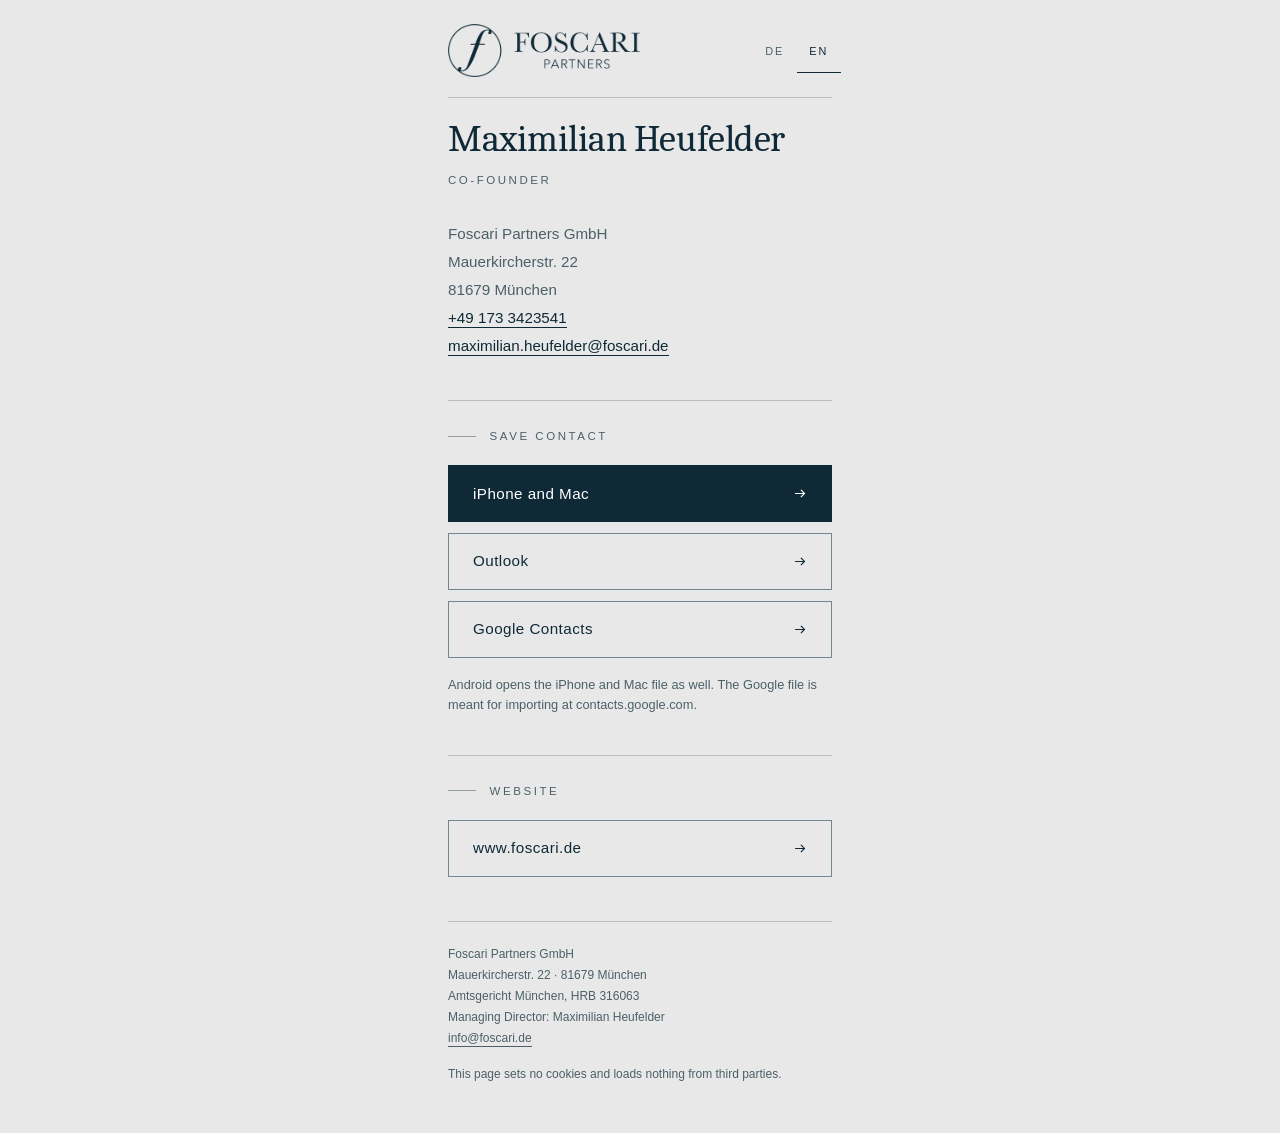
<file: mh.html>
<!DOCTYPE html><!-- Englisch ist der Auslieferungszustand: die Seite kommt so aus dem
     Speicher, ohne Erkennung und ohne vorgeschaltete Auswahl. Wer den
     Schalter oben rechts benutzt, bekommt seine Wahl beim nächsten Aufruf
     wieder — mehr tut das Skript im Kopf nicht. --><html lang="en" data-sprache="en"><head><meta charset="utf-8"><meta name="viewport" content="width=device-width, initial-scale=1, viewport-fit=cover"><!-- Die Seite wird von Hand weitergegeben, nicht gesucht. Ohne diese
         Angabe stünde eine private Mobilnummer in Suchergebnissen. --><meta name="robots" content="noindex, nofollow, noarchive"><title>Maximilian Heufelder · Foscari Partners</title><meta name="description" content="Maximilian Heufelder, Co-Founder · Foscari Partners GmbH · 81679 München"><link rel="icon" href="/karte/logo-marke-navy.png" type="image/png"><link rel="apple-touch-icon" href="/karte/logo-marke-navy.png"><meta name="theme-color" content="#e8e8e8"><meta name="generator" content="Astro v7.2.3"><!-- Die Adresse wird per Nachricht verschickt; die Vorschau dort soll
         den Namen zeigen und nicht den nackten Link. --><meta property="og:type" content="profile"><meta property="og:title" content="Maximilian Heufelder · Foscari Partners"><meta property="og:description" content="Maximilian Heufelder, Co-Founder · Foscari Partners GmbH · 81679 München"><meta property="og:url" content="https://foscari.de/mh"><meta property="og:locale" content="de_DE"><link rel="preload" href="/karte/caladea-latin-400-normal.woff2" as="font" type="font/woff2" crossorigin><!-- is:inline ist Pflicht, nicht Geschmack: ein gebündeltes Skript
         landete unter /_astro/ und der Export nach skripte/export-karten.mjs
         weist alles zurück, was außerhalb von /karte/ und /vcard/ liegt. --><script>
      (function () {
        /* Holt nur eine zuvor getroffene Wahl zurück. Keine Erkennung an der
           Systemsprache: ausgeliefert wird Englisch, und dabei bleibt es,
           solange niemand den Schalter benutzt hat. Läuft vor dem ersten
           Zeichnen, damit die zurückgeholte Sprache nicht aufblitzt. */
        var gewaehlt = null;
        try {
          gewaehlt = localStorage.getItem('foscari-karte-sprache');
        } catch (e) {
          /* Privates Fenster oder gesperrte Speicherung: dann bleibt Englisch. */
        }
        if (gewaehlt !== 'de' && gewaehlt !== 'en') return;
        document.documentElement.setAttribute('data-sprache', gewaehlt);
        document.documentElement.lang = gewaehlt;
      })();
    </script><style>:root{color-scheme:light;--navy:#0f2a36;--navy-panel:#1a3a48;--navy-tief:#0b1f28;--slate:#70888e;--slate-deep:#4c6068;--slate-light:#a9bbc0;--slate-soft:#8fa6ad;--fog:#e8e8e8;--stone:#bcbcbb;--hair:#cfd2d1;--hair-dark:#294856;--paper:#f4f5f5;--snow:#ecf0f0;--panel:#13303d;--white:#fff;--bad:#8c3b32;--bad-light:#d49087;--ground:var(--white);--surface:var(--paper);--surface-stark:var(--fog);--ink:var(--navy);--ink-muted:var(--slate-deep);--rule:var(--hair);--rule-stark:var(--stone);--karte:var(--white);--fehler:var(--bad);--karte-schatten:0 1px 2px #0f2a360a, 0 12px 28px -18px #0f2a3647;--karte-schatten-hoch:0 2px 4px #0f2a360d, 0 26px 48px -24px #0f2a3657;--kopf-schatten:0 1px 0 var(--rule), 0 12px 28px -22px #0f2a3680;--kopf-schatten-band:0 1px 0 var(--band-rule), 0 12px 28px -22px color-mix(in srgb, var(--navy-tief) 70%, transparent);--band-ground:var(--navy);--band-ink:var(--white);--band-ink-muted:var(--slate-light);--band-rule:var(--navy-panel);--font-display:"Caladea", Cambria, Georgia, "Times New Roman", serif;--font-text:Arial, "Helvetica Neue", Helvetica, sans-serif;--font-mono:ui-monospace, "SF Mono", SFMono-Regular, Menlo, Consolas, monospace;--maxw:1180px;--maxw-weit:1360px;--gutter:clamp(1.25rem, 5vw, 3.5rem);--section-y:clamp(4.5rem, 9vw, 8.5rem);--measure:62ch;--kopf-h:72px;--ease:cubic-bezier(.22, 1, .36, 1);--dauer:.48s}@media (width<=600px){:root{--kopf-h:62px}}@media (prefers-color-scheme:dark){:root{color-scheme:dark;--ground:var(--navy-tief);--surface:var(--panel);--surface-stark:var(--navy-panel);--ink:var(--snow);--ink-muted:var(--slate-light);--rule:color-mix(in srgb, var(--hair-dark) 70%, transparent);--rule-stark:var(--hair-dark);--karte:var(--panel);--fehler:var(--bad-light);--karte-schatten:0 1px 2px #0000004d, 0 14px 30px -20px #000000b3;--karte-schatten-hoch:0 2px 6px #00000059, 0 28px 52px -26px #000000bf;--kopf-schatten:0 1px 0 var(--rule), 0 12px 28px -22px #000c;--kopf-schatten-band:0 1px 0 var(--band-rule), 0 12px 28px -22px #000c;--band-ground:var(--navy);--band-ink:var(--snow);--band-ink-muted:var(--slate-light);--band-rule:var(--navy-panel)}}
@font-face{font-family:Caladea;font-style:normal;font-weight:400;font-display:swap;src:url(/karte/caladea-latin-400-normal.woff2)format("woff2")}*,:before,:after{box-sizing:border-box}html{-webkit-text-size-adjust:100%}body.karte{color-scheme:light;--ground:var(--fog);--ink:var(--navy);--ink-muted:var(--slate-deep);--rule:var(--stone);background:var(--ground);color:var(--ink);font-family:var(--font-text);-webkit-font-smoothing:antialiased;margin:0;font-size:1rem;line-height:1.6}::selection{background:var(--navy);color:var(--white)}.blatt{max-width:27rem;padding-top:calc(1.5rem + env(safe-area-inset-top));padding-right:calc(1.5rem + env(safe-area-inset-right));padding-bottom:calc(3rem + env(safe-area-inset-bottom));padding-left:calc(1.5rem + env(safe-area-inset-left));margin-inline:auto}img{max-width:100%;height:auto;display:block}html[data-sprache=de] [lang=en],html[data-sprache=en] [lang=de]{display:none}.kopfzeile{justify-content:space-between;align-items:center;gap:1rem;margin-bottom:1.25rem;display:flex}.marke{width:12rem;height:auto}.sprachen{flex:none;margin-right:-.55rem;display:flex}.sprachen button{letter-spacing:.18em;min-width:2.75rem;min-height:2.75rem;color:var(--ink-muted);cursor:pointer;transition:color .2s var(--ease);background:0 0;border:0;padding:0 .55rem;font-family:inherit;font-size:.68rem}.sprachen button[aria-pressed=true]{color:var(--ink);box-shadow:inset 0 -1px}.sprachen button:hover{color:var(--ink)}.kopf{border-top:1px solid var(--rule);padding-top:1.15rem}.karte h1{font-family:var(--font-display);letter-spacing:-.012em;margin:0;font-size:clamp(1.95rem,1.45rem + 2.2vw,2.4rem);font-weight:400;line-height:1.12}.rolle{letter-spacing:.22em;text-transform:uppercase;color:var(--ink-muted);margin:.7rem 0 0;font-size:.72rem}.daten{margin-top:1.9rem}.daten p{margin:0;font-size:.95rem;line-height:1.85}.daten__anschrift{color:var(--ink-muted)}.daten__direkt{color:var(--ink);margin-top:1.15rem}.gruppe{border-top:1px solid var(--rule);margin-top:2.5rem;padding-top:1.6rem}.kicker{letter-spacing:.22em;text-transform:uppercase;color:var(--ink-muted);align-items:center;gap:.85rem;margin:0 0 1.25rem;font-size:.72rem;display:flex}.kicker:before{content:"";opacity:.55;background:currentColor;flex:none;width:1.75rem;height:1px}.fussnote{color:var(--ink-muted);margin:1.1rem 0 0;font-size:.8rem;line-height:1.55}.btn{letter-spacing:.03em;cursor:pointer;width:100%;min-height:3.25rem;transition:background-color .2s var(--ease), color .2s var(--ease), border-color .2s var(--ease), transform .2s var(--ease);border:1px solid #0000;justify-content:space-between;align-items:center;gap:.7rem;padding:.95rem 1.5rem;font-family:inherit;font-size:.95rem;text-decoration:none;display:flex}.btn+.btn{margin-top:.7rem}.btn:active{transform:translateY(1px)}.btn__pfeil{width:.85em;height:.85em;transition:transform .26s var(--ease);flex:none}.btn:hover .btn__pfeil{transform:translate(.25rem)}.btn--primary{background:var(--navy);color:var(--white);border-color:var(--navy)}.btn--primary:hover{background:var(--navy-panel);border-color:var(--navy-panel)}.btn--secondary{color:var(--ink);border-color:var(--slate);background:0 0}.btn--secondary:hover{border-color:var(--ink);background:color-mix(in srgb, var(--navy) 5%, transparent)}.link{color:inherit;transition:background-size .3s var(--ease);background-image:linear-gradient(currentColor,currentColor);background-position:0 100%;background-repeat:no-repeat;background-size:100% 1px;padding-bottom:2px;text-decoration:none}.link:hover{background-position:100% 100%;background-size:0% 1px}:where(a,.btn):focus-visible{outline:2px solid var(--navy);outline-offset:3px}.angaben{border-top:1px solid var(--rule);color:var(--ink-muted);margin-top:2.75rem;padding-top:1.4rem;font-size:.75rem;line-height:1.75}.angaben p{margin:0}.angaben p+p{margin-top:.9rem}@media (prefers-reduced-motion:reduce){*,:before,:after{transition-duration:.01ms!important;animation-duration:.01ms!important}}
</style></head><body class="karte"><main class="blatt"><div class="kopfzeile"><img class="marke" src="/karte/logo-quer-navy.png" width="900" height="250" alt="Foscari Partners"><div class="sprachen" data-sprachen role="group" aria-label="Language"><button type="button" data-sprache-setzen="de" aria-pressed="false">DE</button><button type="button" data-sprache-setzen="en" aria-pressed="true">EN</button></div></div><header class="kopf"><h1>Maximilian Heufelder</h1><p class="rolle">Co-Founder</p></header><div class="daten"><p class="daten__anschrift">Foscari Partners GmbH<br>Mauerkircherstr. 22<br>81679 München</p><p class="daten__direkt"><a class="link" href="tel:+491733423541">+49 173 3423541</a><br><a class="link" href="mailto:maximilian.heufelder@foscari.de">maximilian.heufelder@foscari.de</a></p></div><section class="gruppe"><p class="kicker"><span lang="de">Kontakt speichern</span><span lang="en">Save contact</span></p><a class="btn btn--primary" href="/vcard/maximilian-heufelder.vcf"><span><span lang="de">iPhone und Mac</span><span lang="en">iPhone and Mac</span></span><svg class="btn__pfeil" viewBox="0 0 16 16" fill="none" aria-hidden="true" focusable="false"><path d="M2 8h11M9 4l4 4-4 4" stroke="currentColor" stroke-width="1.4" stroke-linecap="square"></path></svg></a><a class="btn btn--secondary" href="/vcard/maximilian-heufelder-outlook.vcf" download><span><span lang="de">Outlook</span><span lang="en">Outlook</span></span><svg class="btn__pfeil" viewBox="0 0 16 16" fill="none" aria-hidden="true" focusable="false"><path d="M2 8h11M9 4l4 4-4 4" stroke="currentColor" stroke-width="1.4" stroke-linecap="square"></path></svg></a><a class="btn btn--secondary" href="/vcard/maximilian-heufelder-google.csv" download><span><span lang="de">Google Kontakte</span><span lang="en">Google Contacts</span></span><svg class="btn__pfeil" viewBox="0 0 16 16" fill="none" aria-hidden="true" focusable="false"><path d="M2 8h11M9 4l4 4-4 4" stroke="currentColor" stroke-width="1.4" stroke-linecap="square"></path></svg></a><p class="fussnote"><span lang="de">Android öffnet die Datei für iPhone und Mac ebenfalls. Die Google-Datei ist für den Import unter contacts.google.com gedacht.</span><span lang="en">Android opens the iPhone and Mac file as well. The Google file is meant for importing at contacts.google.com.</span></p></section><section class="gruppe"><p class="kicker"><span lang="de">Website</span><span lang="en">Website</span></p><a class="btn btn--secondary" href="https://foscari.de"><span>www.foscari.de</span><svg class="btn__pfeil" viewBox="0 0 16 16" fill="none" aria-hidden="true" focusable="false"><path d="M2 8h11M9 4l4 4-4 4" stroke="currentColor" stroke-width="1.4" stroke-linecap="square"></path></svg></a></section><footer class="angaben"><p>Foscari Partners GmbH<br>Mauerkircherstr. 22 · 81679&#160;München<br>Amtsgericht München, HRB 316063<br><span lang="de">Geschäftsführer</span><span lang="en">Managing Director</span>: Maximilian Heufelder<br><a class="link" href="mailto:info@foscari.de">info@foscari.de</a></p><p><span lang="de">Diese Seite setzt keine Cookies und lädt nichts von Dritten.</span><span lang="en">This page sets no cookies and loads nothing from third parties.</span></p></footer></main><script>
      (function () {
        var wurzel = document.documentElement;
        var gruppe = document.querySelector('[data-sprachen]');
        if (!gruppe) return;
        var knoepfe = gruppe.querySelectorAll('[data-sprache-setzen]');

        function zeige(sprache) {
          wurzel.setAttribute('data-sprache', sprache);
          wurzel.lang = sprache;
          gruppe.setAttribute('aria-label', sprache === 'de' ? 'Sprache' : 'Language');
          for (var i = 0; i < knoepfe.length; i++) {
            knoepfe[i].setAttribute(
              'aria-pressed',
              knoepfe[i].getAttribute('data-sprache-setzen') === sprache ? 'true' : 'false',
            );
          }
        }

        for (var i = 0; i < knoepfe.length; i++) {
          knoepfe[i].addEventListener('click', function () {
            var sprache = this.getAttribute('data-sprache-setzen');
            try {
              localStorage.setItem('foscari-karte-sprache', sprache);
            } catch (e) {
              /* Ohne Speicher gilt die Wahl nur für diesen Aufruf. */
            }
            zeige(sprache);
          });
        }

        zeige(wurzel.getAttribute('data-sprache') || 'en');
      })();
    </script></body></html>
</file>
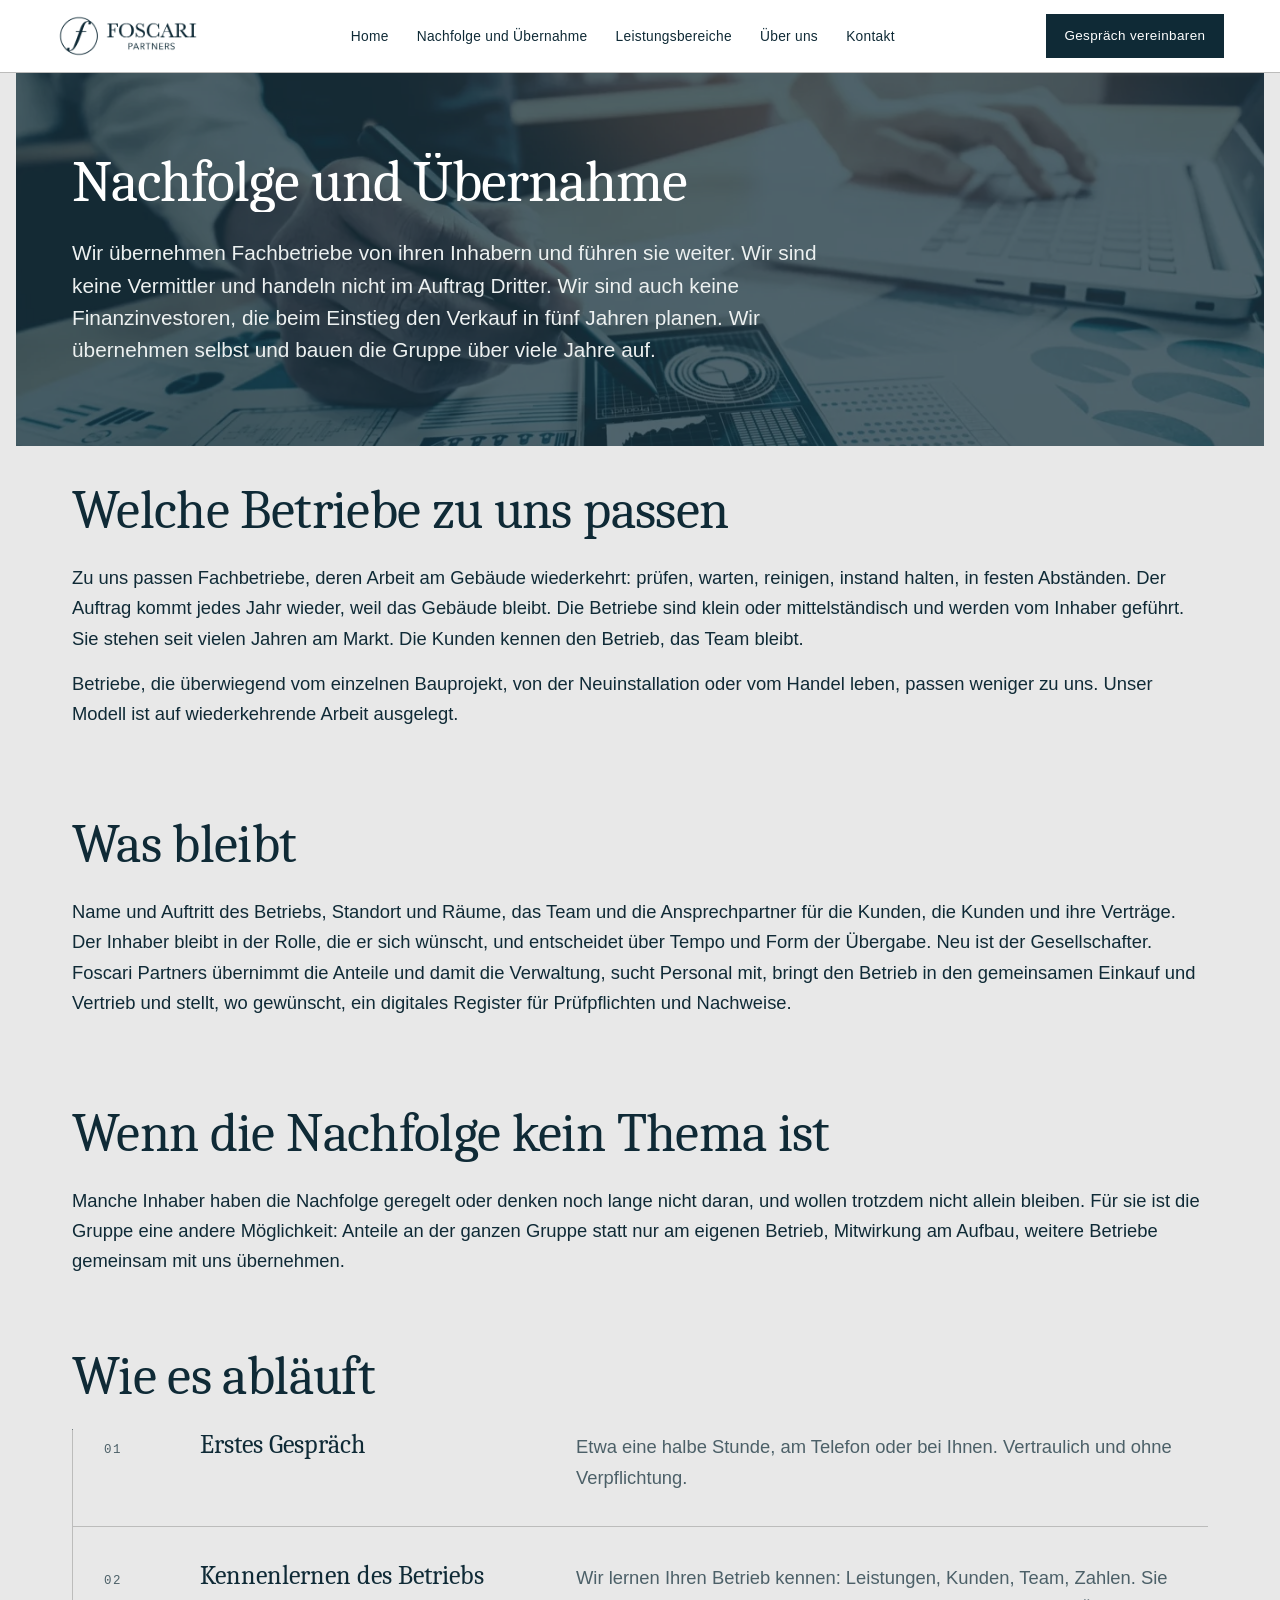
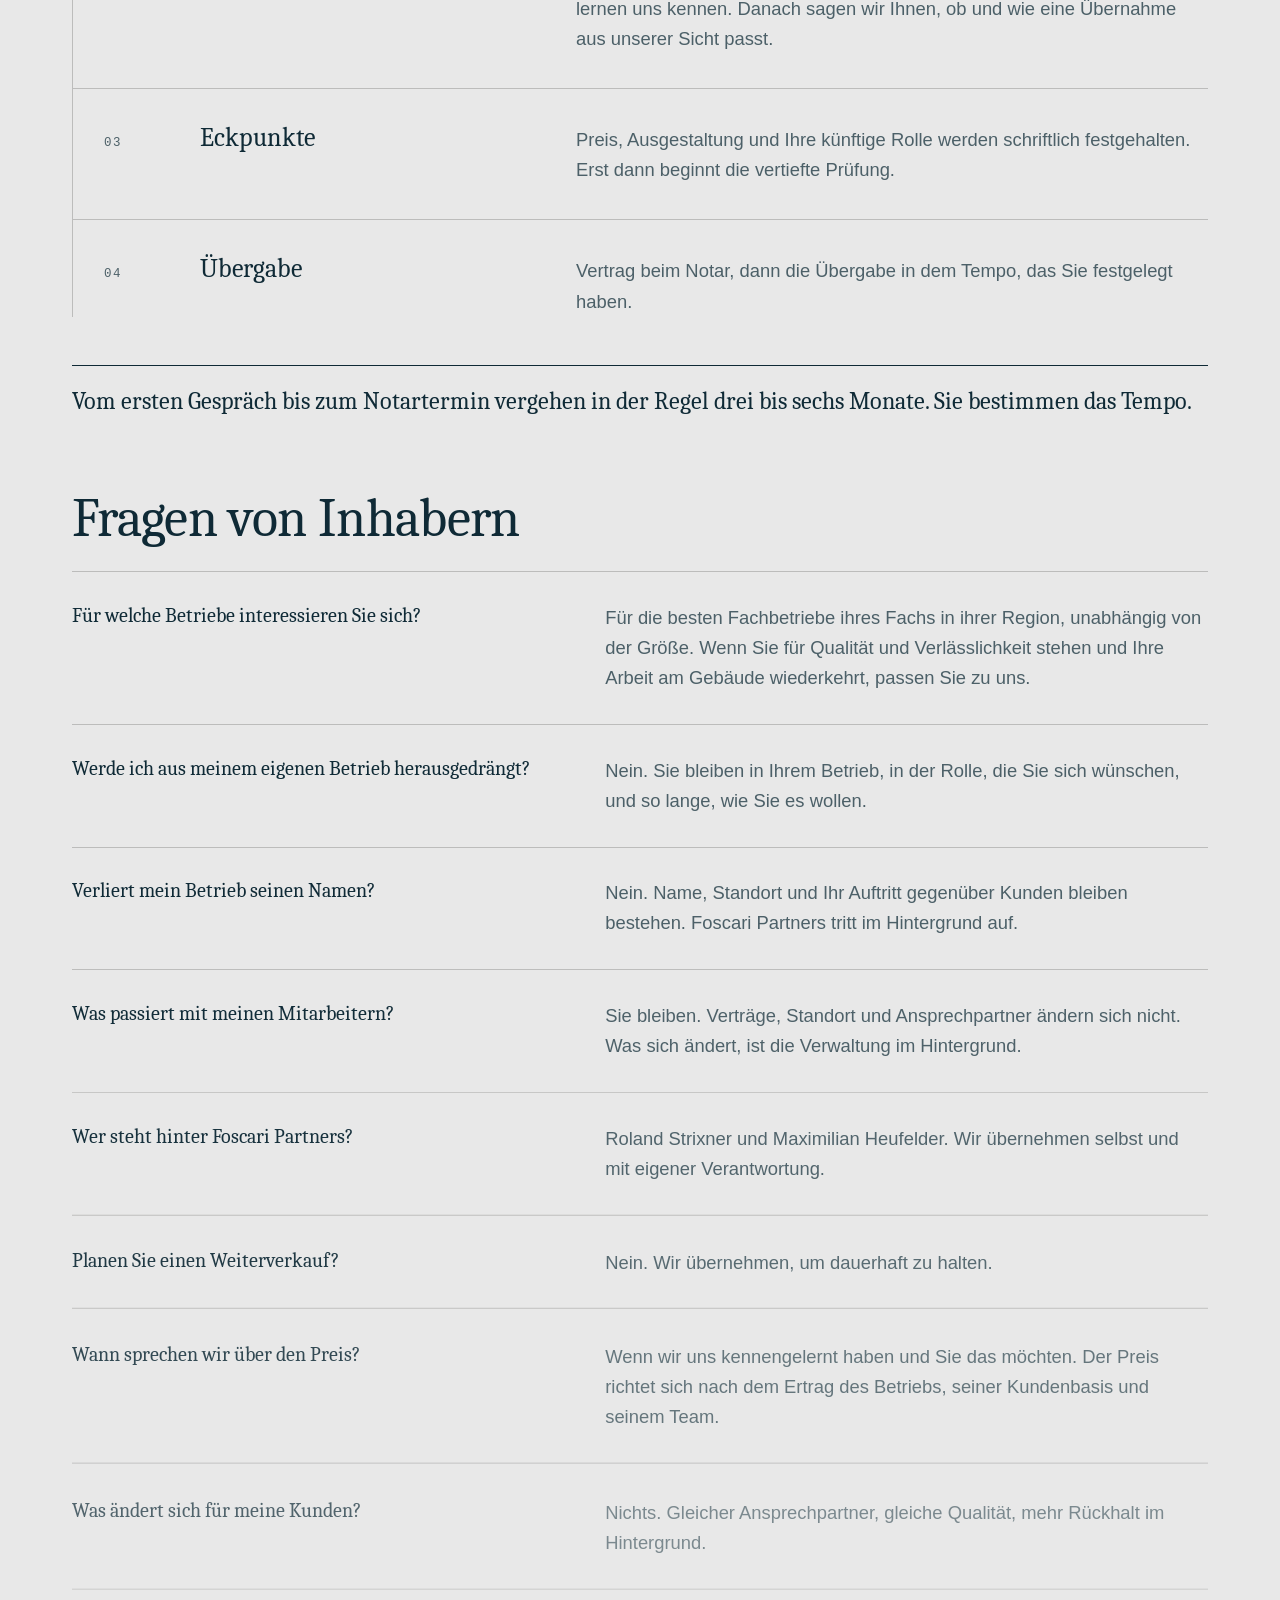
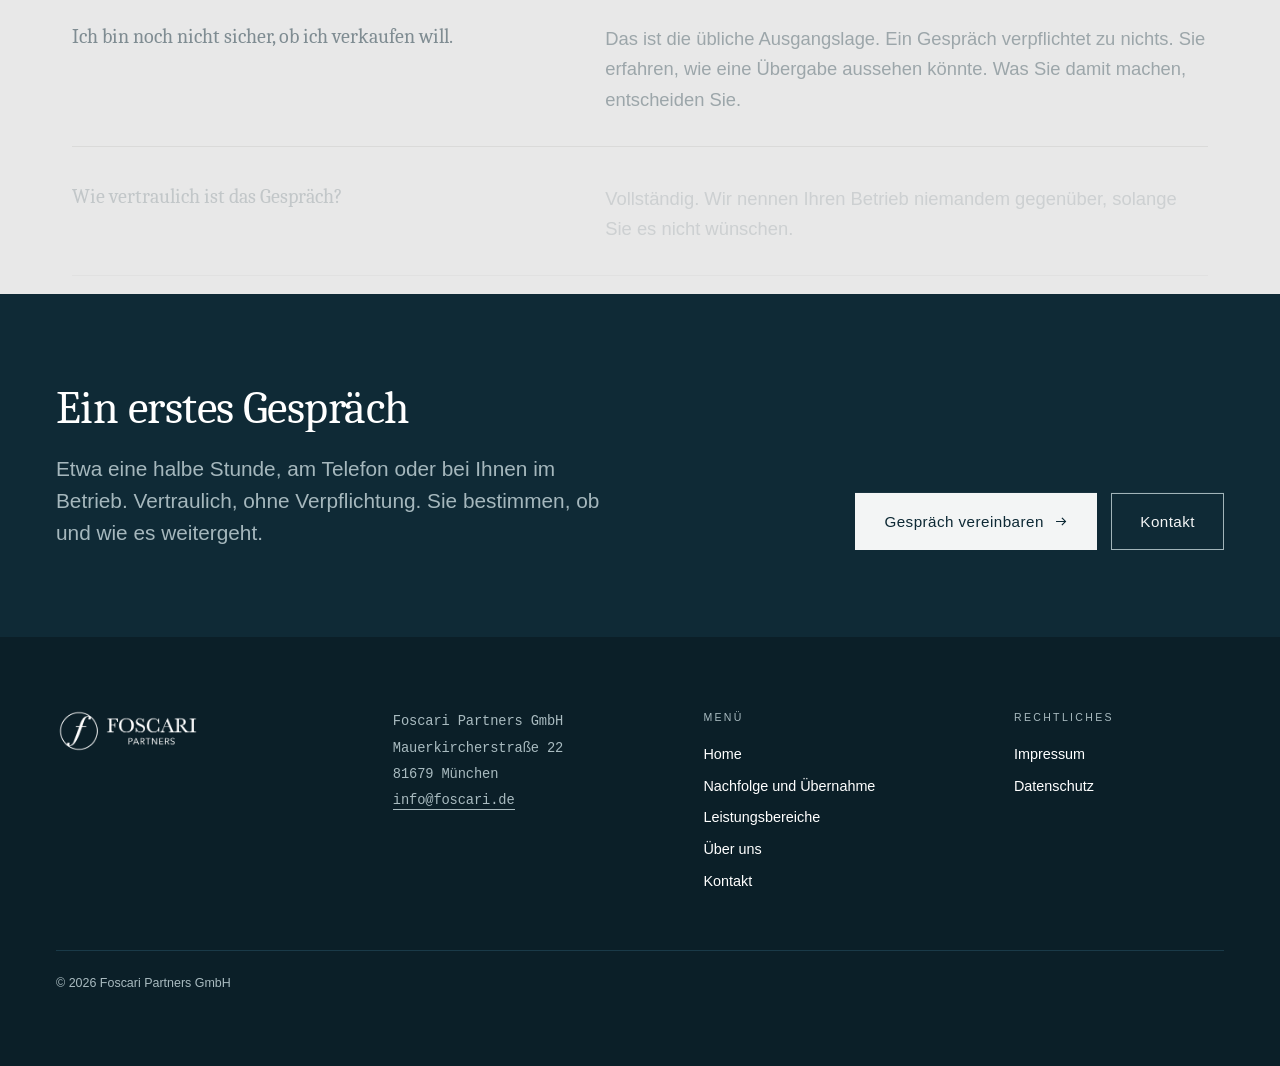
<file: nachfolge.html>
<!DOCTYPE html><html lang="de"><head><meta charset="utf-8"><meta name="viewport" content="width=device-width, initial-scale=1"><meta name="robots" content="noindex, nofollow, noarchive"><title>Nachfolge und Übernahme | Foscari Partners</title><meta name="description" content="Wir übernehmen Fachbetriebe von ihren Inhabern und führen sie weiter: welche Betriebe zu uns passen, was bleibt, wie es abläuft."><link rel="icon" href="/assets/logo_mark_navy.png" type="image/png"><!-- Eine Farbe, kein Wechsel mit dem Systemschema: V3 folgt dem
         Foliensatz und der kennt nur eine Erscheinung. --><meta name="theme-color" content="#e8e8e8"><meta name="generator" content="Astro v7.2.3"><script>
      if (!window.matchMedia('(prefers-reduced-motion: reduce)').matches) {
        document.documentElement.classList.add('js-bewegung');
      }
    </script><link rel="stylesheet" href="/_astro/DraftNotice.hue4wbTF.css"><style>.bandbild[data-astro-cid-2fafojaz]{--deckung:.72;--saettigung:.6;--band-ink-muted:var(--snow);padding-block:clamp(3rem,7vw,5rem);position:relative;overflow:hidden}.bandbild--gross[data-astro-cid-2fafojaz]{padding-block:clamp(4rem,10vw,7.5rem) clamp(4rem,9vw,6.5rem)}.bandbild--flach[data-astro-cid-2fafojaz]{padding-block:clamp(2.5rem,5.3vw,3.8rem)}.bandbild__bild[data-astro-cid-2fafojaz]{pointer-events:none;position:absolute;inset:0}.bandbild__bild[data-astro-cid-2fafojaz] picture[data-astro-cid-2fafojaz],.bandbild__bild[data-astro-cid-2fafojaz] img[data-astro-cid-2fafojaz]{width:100%;height:100%;display:block}.bandbild__bild[data-astro-cid-2fafojaz] img[data-astro-cid-2fafojaz]{object-fit:cover;object-position:center;filter:saturate(var(--saettigung))}.bandbild__bild[data-astro-cid-2fafojaz]:after{content:"";background:var(--navy);opacity:var(--deckung);position:absolute;inset:0}.bandbild__inner[data-astro-cid-2fafojaz]{position:relative}.bandbild__kicker[data-astro-cid-2fafojaz]{margin-bottom:1.6rem}.bandbild__lead[data-astro-cid-2fafojaz]{max-width:42rem;margin-top:1.6rem}.bandbild[data-astro-cid-2fafojaz] h1[data-astro-cid-2fafojaz]{max-width:20ch;font-size:clamp(2.1rem,1.35rem + 3.2vw,3.6rem)}.bandbild--gross[data-astro-cid-2fafojaz] h1[data-astro-cid-2fafojaz]{max-width:16ch;font-size:clamp(2.4rem,1.4rem + 4.4vw,4.4rem)}.bandbild--breit[data-astro-cid-2fafojaz] h1[data-astro-cid-2fafojaz]{max-width:26ch}.bandbild--breit[data-astro-cid-2fafojaz] .bandbild__lead[data-astro-cid-2fafojaz]{max-width:68ch}.bandbild--gerahmt[data-astro-cid-2fafojaz]{max-width:calc(var(--maxw-weit) - 2 * var(--gutter));margin-inline:auto}.bandbild--rechts[data-astro-cid-2fafojaz] .bandbild__inner[data-astro-cid-2fafojaz]{text-align:right}.bandbild--rechts[data-astro-cid-2fafojaz] h1[data-astro-cid-2fafojaz],.bandbild--rechts[data-astro-cid-2fafojaz] .bandbild__lead[data-astro-cid-2fafojaz]{margin-left:auto}.bandbild--rechts[data-astro-cid-2fafojaz] .bandbild__kicker[data-astro-cid-2fafojaz]{flex-direction:row-reverse;justify-content:flex-start}
@font-face{font-family:Caladea;font-style:italic;font-display:swap;font-weight:400;src:url(/_astro/caladea-latin-ext-400-italic.DaI5RAJ1.woff2)format("woff2"),url(/_astro/caladea-latin-ext-400-italic.Ddrq60cI.woff)format("woff");unicode-range:U+100-2BA,U+2BD-2C5,U+2C7-2CC,U+2CE-2D7,U+2DD-2FF,U+304,U+308,U+329,U+1D00-1DBF,U+1E00-1E9F,U+1EF2-1EFF,U+2020,U+20A0-20AB,U+20AD-20C0,U+2113,U+2C60-2C7F,U+A720-A7FF}@font-face{font-family:Caladea;font-style:italic;font-display:swap;font-weight:400;src:url(/_astro/caladea-latin-400-italic.LV4kG-PE.woff2)format("woff2"),url(/_astro/caladea-latin-400-italic.BXgumMrY.woff)format("woff");unicode-range:U+??,U+131,U+152-153,U+2BB-2BC,U+2C6,U+2DA,U+2DC,U+304,U+308,U+329,U+2000-206F,U+20AC,U+2122,U+2191,U+2193,U+2212,U+2215,U+FEFF,U+FFFD}
:root{color-scheme:light;--navy:#0f2a36;--navy-panel:#1a3a48;--navy-tief:#0b1f28;--slate:#70888e;--slate-deep:#4c6068;--slate-light:#a9bbc0;--slate-soft:#8fa6ad;--fog:#e8e8e8;--stone:#bcbcbb;--hair:#cfd2d1;--hair-dark:#294856;--paper:#f4f5f5;--snow:#ecf0f0;--panel:#13303d;--white:#fff;--bad:#8c3b32;--bad-light:#d49087;--ground:var(--white);--surface:var(--paper);--surface-stark:var(--fog);--ink:var(--navy);--ink-muted:var(--slate-deep);--rule:var(--hair);--rule-stark:var(--stone);--karte:var(--white);--fehler:var(--bad);--karte-schatten:0 1px 2px #0f2a360a, 0 12px 28px -18px #0f2a3647;--karte-schatten-hoch:0 2px 4px #0f2a360d, 0 26px 48px -24px #0f2a3657;--kopf-schatten:0 1px 0 var(--rule), 0 12px 28px -22px #0f2a3680;--kopf-schatten-band:0 1px 0 var(--band-rule), 0 12px 28px -22px color-mix(in srgb, var(--navy-tief) 70%, transparent);--band-ground:var(--navy);--band-ink:var(--white);--band-ink-muted:var(--slate-light);--band-rule:var(--navy-panel);--font-display:"Caladea", Cambria, Georgia, "Times New Roman", serif;--font-text:Arial, "Helvetica Neue", Helvetica, sans-serif;--font-mono:ui-monospace, "SF Mono", SFMono-Regular, Menlo, Consolas, monospace;--maxw:1180px;--maxw-weit:1360px;--gutter:clamp(1.25rem, 5vw, 3.5rem);--section-y:clamp(4.5rem, 9vw, 8.5rem);--measure:62ch;--kopf-h:72px;--ease:cubic-bezier(.22, 1, .36, 1);--dauer:.48s}@media (width<=600px){:root{--kopf-h:62px}}@media (prefers-color-scheme:dark){:root{color-scheme:dark;--ground:var(--navy-tief);--surface:var(--panel);--surface-stark:var(--navy-panel);--ink:var(--snow);--ink-muted:var(--slate-light);--rule:color-mix(in srgb, var(--hair-dark) 70%, transparent);--rule-stark:var(--hair-dark);--karte:var(--panel);--fehler:var(--bad-light);--karte-schatten:0 1px 2px #0000004d, 0 14px 30px -20px #000000b3;--karte-schatten-hoch:0 2px 6px #00000059, 0 28px 52px -26px #000000bf;--kopf-schatten:0 1px 0 var(--rule), 0 12px 28px -22px #000c;--kopf-schatten-band:0 1px 0 var(--band-rule), 0 12px 28px -22px #000c;--band-ground:var(--navy);--band-ink:var(--snow);--band-ink-muted:var(--slate-light);--band-rule:var(--navy-panel)}}
.abschnitt[data-astro-cid-hfo6bxri] .kopfzeile[data-astro-cid-hfo6bxri] h2[data-astro-cid-hfo6bxri]{max-width:30ch}.abschnitt[data-astro-cid-hfo6bxri]{--einzug:clamp(0px, calc((100vw - (var(--maxw-weit) - 7rem)) / 2), 3.5rem)}.abschnitt[data-astro-cid-hfo6bxri] .kopfzeile[data-astro-cid-hfo6bxri]{border-top:0;border-bottom:0;grid-template-columns:minmax(0,1fr);column-gap:0;margin-bottom:clamp(1.1rem,1.8vw,1.7rem);padding-top:0;padding-bottom:0}.abschnitt[data-astro-cid-hfo6bxri] .kopfzeile[data-astro-cid-hfo6bxri] h2[data-astro-cid-hfo6bxri],.abschnitt[data-astro-cid-hfo6bxri] .kopfzeile[data-astro-cid-hfo6bxri] .kopfzeile__lead[data-astro-cid-hfo6bxri]{grid-column:auto}.abschnitt[data-astro-cid-hfo6bxri] .kopfzeile[data-astro-cid-hfo6bxri],.abschnitt[data-astro-cid-hfo6bxri] .eingerueckt[data-astro-cid-hfo6bxri]{margin-left:var(--einzug);margin-right:var(--einzug)}.abschnitt[data-astro-cid-hfo6bxri].abschnitt{padding-block:clamp(1.6rem,2.8vw,2.5rem)}.abschnitt[data-astro-cid-hfo6bxri] .textblock[data-astro-cid-hfo6bxri] p[data-astro-cid-hfo6bxri],.abschnitt[data-astro-cid-hfo6bxri] .fliesstext[data-astro-cid-hfo6bxri],.abschnitt[data-astro-cid-hfo6bxri] .fliesstext[data-astro-cid-hfo6bxri] p[data-astro-cid-hfo6bxri],.abschnitt[data-astro-cid-hfo6bxri] .paar__antwort[data-astro-cid-hfo6bxri],.abschnitt[data-astro-cid-hfo6bxri] .schritt__text[data-astro-cid-hfo6bxri]{font-size:clamp(1rem,.9rem + .35vw,1.15rem)}.abschnitt[data-astro-cid-hfo6bxri] .textblock[data-astro-cid-hfo6bxri] p[data-astro-cid-hfo6bxri],.abschnitt[data-astro-cid-hfo6bxri] .fliesstext[data-astro-cid-hfo6bxri],.abschnitt[data-astro-cid-hfo6bxri] .fliesstext[data-astro-cid-hfo6bxri] p[data-astro-cid-hfo6bxri],.abschnitt[data-astro-cid-hfo6bxri] .paar__frage[data-astro-cid-hfo6bxri],.abschnitt[data-astro-cid-hfo6bxri] .paar__antwort[data-astro-cid-hfo6bxri],.abschnitt[data-astro-cid-hfo6bxri] .schritt__text[data-astro-cid-hfo6bxri],.abschnitt[data-astro-cid-hfo6bxri] .kernsatz[data-astro-cid-hfo6bxri]{max-width:none}.abschnitt[data-astro-cid-hfo6bxri] .textblock[data-astro-cid-hfo6bxri] p[data-astro-cid-hfo6bxri]{margin-bottom:.8em}.ablauf[data-astro-cid-hfo6bxri]{position:relative}.ablauf__spur[data-astro-cid-hfo6bxri]{background:var(--rule);width:1px;position:absolute;top:0;bottom:0;left:0}.ablauf__spur[data-astro-cid-hfo6bxri] i[data-astro-cid-hfo6bxri]{background:var(--navy);transform-origin:top;width:100%;height:100%;display:block}.ablauf__liste[data-astro-cid-hfo6bxri]{margin:0;padding:0;list-style:none}.schritt[data-astro-cid-hfo6bxri]{border-bottom:1px solid var(--rule);grid-template-columns:4rem 1fr;align-items:baseline;gap:.5rem 1.5rem;padding:clamp(1.4rem,2.6vw,2.2rem) 0 clamp(1.4rem,2.6vw,2.2rem) clamp(1.25rem,2.5vw,2rem);display:grid}@media (width>=900px){.schritt[data-astro-cid-hfo6bxri]{grid-template-columns:4.5rem minmax(14rem,22rem) minmax(0,1fr)}}.schritt[data-astro-cid-hfo6bxri]:first-child{padding-top:0}.schritt[data-astro-cid-hfo6bxri]:last-child{border-bottom:0;padding-bottom:0}.schritt__nr[data-astro-cid-hfo6bxri]{padding-top:.35rem}.schritt__titel[data-astro-cid-hfo6bxri]{font-size:clamp(1.2rem,1.05rem + .8vw,1.65rem);line-height:1.2}.abschnitt[data-astro-cid-hfo6bxri] .schritt__text[data-astro-cid-hfo6bxri]{color:var(--ink-muted);margin:0}@media (width<=899px){.schritt__titel[data-astro-cid-hfo6bxri],.schritt__text[data-astro-cid-hfo6bxri]{grid-column:2}.schritt__text[data-astro-cid-hfo6bxri]{margin-top:.6rem}}@media (width<=560px){.schritt[data-astro-cid-hfo6bxri]{grid-template-columns:1fr}.schritt__nr[data-astro-cid-hfo6bxri]{padding-top:0}.schritt__titel[data-astro-cid-hfo6bxri],.schritt__text[data-astro-cid-hfo6bxri]{grid-column:1}}
.schluss[data-astro-cid-pmkjtddr]{padding-block:clamp(3.5rem,7vw,5.5rem)}.schluss__inner[data-astro-cid-pmkjtddr]{grid-template-columns:1fr;align-items:end;gap:clamp(1.75rem,4vw,3.5rem);display:grid}@media (width>=900px){.schluss__inner[data-astro-cid-pmkjtddr]{grid-template-columns:minmax(0,1.15fr) minmax(0,.85fr)}.schluss__aktionen[data-astro-cid-pmkjtddr]{justify-content:flex-end}}.schluss[data-astro-cid-pmkjtddr] h2[data-astro-cid-pmkjtddr]{font-size:clamp(1.8rem,1.2rem + 2.4vw,2.9rem)}.schluss__text[data-astro-cid-pmkjtddr]{max-width:36rem;margin-top:1.3rem}.schluss__aktionen[data-astro-cid-pmkjtddr]{margin-top:0}
</style><link rel="stylesheet" href="/_astro/V3.sWV5bAkX.css"></head><body class="v3"><a class="skip-link" href="#inhalt">Zum Inhalt springen</a><header class="kopf3" data-kopf data-astro-cid-nbivmcnq><div class="wrap--weit kopf3__inner" data-astro-cid-nbivmcnq><a href="/" class="marke3" aria-label="Foscari Partners, zum Einstieg" data-astro-cid-nbivmcnq><img src="/assets/logo_lockup_quer_navy.png" alt="" width="330" height="101" data-astro-cid-nbivmcnq></a><nav class="kopf3__nav" aria-label="Hauptnavigation" data-astro-cid-nbivmcnq><ul data-astro-cid-nbivmcnq><li data-astro-cid-nbivmcnq><a href="/" data-astro-cid-nbivmcnq>Home</a></li><li data-astro-cid-nbivmcnq><a href="/nachfolge" data-astro-cid-nbivmcnq>Nachfolge und Übernahme</a></li><li data-astro-cid-nbivmcnq><a href="/leistungsbereiche" data-astro-cid-nbivmcnq>Leistungsbereiche</a></li><li data-astro-cid-nbivmcnq><a href="/ueber-uns" data-astro-cid-nbivmcnq>Über uns</a></li><li data-astro-cid-nbivmcnq><a href="/kontakt" data-astro-cid-nbivmcnq>Kontakt</a></li></ul></nav><div class="kopf3__rechts" data-astro-cid-nbivmcnq><a class="btn btn--primary btn--klein kopf3__cta" href="https://meetings-eu1.hubspot.com/roland-strixner" data-termin data-astro-cid-nbivmcnq>Gespräch vereinbaren</a><button class="schalter3" type="button" aria-expanded="false" aria-controls="menue-v3" data-menue-auf data-astro-cid-nbivmcnq><span class="schalter3__balken" aria-hidden="true" data-astro-cid-nbivmcnq></span><span class="nur-sr" data-astro-cid-nbivmcnq>Menü öffnen</span></button></div></div><div class="kopf3__fortschritt" aria-hidden="true" data-astro-cid-nbivmcnq><i data-fortschritt data-astro-cid-nbivmcnq></i></div></header><dialog class="menue3" id="menue-v3" data-menue data-astro-cid-nbivmcnq><div class="menue3__inner" data-astro-cid-nbivmcnq><div class="menue3__kopf" data-astro-cid-nbivmcnq><img class="marke3__lockup--hell" src="/assets/logo_lockup_quer_hell.png" alt="Foscari Partners" width="330" height="101" data-astro-cid-nbivmcnq><button class="schalter3 schalter3--zu" type="button" data-menue-zu data-astro-cid-nbivmcnq><span aria-hidden="true" data-astro-cid-nbivmcnq>Schließen</span><span class="nur-sr" data-astro-cid-nbivmcnq>Menü schließen</span></button></div><nav aria-label="Menü" data-astro-cid-nbivmcnq><ul class="menue3__liste" data-astro-cid-nbivmcnq><li style="--i:0" data-astro-cid-nbivmcnq><a href="/" data-menue-link data-astro-cid-nbivmcnq>Home</a></li><li style="--i:1" data-astro-cid-nbivmcnq><a href="/nachfolge" data-menue-link data-astro-cid-nbivmcnq>Nachfolge und Übernahme</a></li><li style="--i:2" data-astro-cid-nbivmcnq><a href="/leistungsbereiche" data-menue-link data-astro-cid-nbivmcnq>Leistungsbereiche</a></li><li style="--i:3" data-astro-cid-nbivmcnq><a href="/ueber-uns" data-menue-link data-astro-cid-nbivmcnq>Über uns</a></li><li style="--i:4" data-astro-cid-nbivmcnq><a href="/kontakt" data-menue-link data-astro-cid-nbivmcnq>Kontakt</a></li></ul></nav><a class="btn btn--primary menue3__termin" href="https://meetings-eu1.hubspot.com/roland-strixner" data-termin data-menue-link data-astro-cid-nbivmcnq>Gespräch vereinbaren</a><p class="anschrift menue3__fuss" data-astro-cid-nbivmcnq>Foscari Partners GmbH<br data-astro-cid-nbivmcnq>Mauerkircherstraße 22, 81679 München<br data-astro-cid-nbivmcnq><a class="link" href="mailto:info@foscari.de" data-astro-cid-nbivmcnq>info@foscari.de</a></p></div></dialog><script type="module">var e=document.querySelector(`[data-menue]`),t=document.querySelector(`[data-menue-auf]`),n=document.querySelector(`[data-menue-zu]`);if(e&&t){let r=()=>{e.showModal(),e.offsetWidth,e.dataset.offen=`ja`,document.body.dataset.menueOffen=`ja`,t.setAttribute(`aria-expanded`,`true`)},i=()=>{delete e.dataset.offen,document.body.removeAttribute(`data-menue-offen`),t.setAttribute(`aria-expanded`,`false`),window.setTimeout(()=>e.close(),240)};t.addEventListener(`click`,r),n?.addEventListener(`click`,i),e.querySelectorAll(`[data-menue-link]`).forEach(e=>{e.addEventListener(`click`,i)}),e.addEventListener(`cancel`,e=>{e.preventDefault(),i()}),e.addEventListener(`click`,t=>{t.target===e&&i()})}</script><main id="inhalt"><section class="band bandbild bandbild--breit bandbild--gerahmt" data-hero data-astro-cid-2fafojaz><div class="bandbild__bild" aria-hidden="true" data-astro-cid-2fafojaz><picture data-astro-cid-2fafojaz><source type="image/webp" srcset="/assets/analyse-900.webp 900w, /assets/analyse-1400.webp 1400w, /assets/analyse-1920.webp 1920w, /assets/analyse-2560.webp 2560w" sizes="100vw" data-astro-cid-2fafojaz><img src="/assets/analyse-2560.jpg" srcset="/assets/analyse-900.jpg 900w, /assets/analyse-1400.jpg 1400w, /assets/analyse-1920.jpg 1920w, /assets/analyse-2560.jpg 2560w" sizes="100vw" alt="" width="2560" height="1030" loading="eager" decoding="async" fetchpriority="high" data-astro-cid-2fafojaz></picture></div><div class="wrap--weit bandbild__inner" data-astro-cid-2fafojaz><h1 data-split data-astro-cid-2fafojaz>Nachfolge und Übernahme</h1><p class="lead bandbild__lead" data-hero-stufe data-astro-cid-2fafojaz>Wir übernehmen Fachbetriebe von ihren Inhabern und führen sie weiter. Wir sind keine Vermittler und handeln nicht im Auftrag Dritter. Wir sind auch keine Finanzinvestoren, die beim Einstieg den Verkauf in fünf Jahren planen. Wir übernehmen selbst und bauen die Gruppe über viele Jahre auf.</p></div></section><section class="abschnitt" data-astro-cid-hfo6bxri><div class="wrap--weit" data-astro-cid-hfo6bxri><header class="kopfzeile" data-astro-cid-hfo6bxri><h2 data-split-scroll data-astro-cid-hfo6bxri>Welche Betriebe zu uns passen</h2></header><div class="textblock eingerueckt" data-reveal-gruppe data-astro-cid-hfo6bxri><p data-astro-cid-hfo6bxri>Zu uns passen Fachbetriebe, deren Arbeit am Gebäude wiederkehrt: prüfen, warten, reinigen, instand halten, in festen Abständen. Der Auftrag kommt jedes Jahr wieder, weil das Gebäude bleibt. Die Betriebe sind klein oder mittelständisch und werden vom Inhaber geführt. Sie stehen seit vielen Jahren am Markt. Die Kunden kennen den Betrieb, das Team bleibt.</p><p data-astro-cid-hfo6bxri>Betriebe, die überwiegend vom einzelnen Bauprojekt, von der Neuinstallation oder vom Handel leben, passen weniger zu uns. Unser Modell ist auf wiederkehrende Arbeit ausgelegt.</p></div></div></section><section class="abschnitt" data-astro-cid-hfo6bxri><div class="wrap--weit" data-astro-cid-hfo6bxri><header class="kopfzeile" data-astro-cid-hfo6bxri><h2 data-split-scroll data-astro-cid-hfo6bxri>Was bleibt</h2></header><div class="textblock eingerueckt" data-reveal-gruppe data-astro-cid-hfo6bxri><p data-astro-cid-hfo6bxri>Name und Auftritt des Betriebs, Standort und Räume, das Team und die Ansprechpartner für die Kunden, die Kunden und ihre Verträge. Der Inhaber bleibt in der Rolle, die er sich wünscht, und entscheidet über Tempo und Form der Übergabe. Neu ist der Gesellschafter. Foscari Partners übernimmt die Anteile und damit die Verwaltung, sucht Personal mit, bringt den Betrieb in den gemeinsamen Einkauf und Vertrieb und stellt, wo gewünscht, ein digitales Register für Prüfpflichten und Nachweise.</p></div></div></section><section class="abschnitt" data-astro-cid-hfo6bxri><div class="wrap--weit" data-astro-cid-hfo6bxri><header class="kopfzeile" data-astro-cid-hfo6bxri><h2 data-split-scroll data-astro-cid-hfo6bxri>Wenn die Nachfolge kein Thema ist</h2></header><div class="eingerueckt" data-reveal data-astro-cid-hfo6bxri><p class="fliesstext" data-astro-cid-hfo6bxri>Manche Inhaber haben die Nachfolge geregelt oder denken noch lange nicht daran, und wollen trotzdem nicht allein bleiben. Für sie ist die Gruppe eine andere Möglichkeit: Anteile an der ganzen Gruppe statt nur am eigenen Betrieb, Mitwirkung am Aufbau, weitere Betriebe gemeinsam mit uns übernehmen.</p></div></div></section><section class="abschnitt" data-astro-cid-hfo6bxri><div class="wrap--weit" data-astro-cid-hfo6bxri><header class="kopfzeile" data-astro-cid-hfo6bxri><h2 data-split-scroll data-astro-cid-hfo6bxri>Wie es abläuft</h2></header><div class="eingerueckt" data-astro-cid-hfo6bxri><div class="ablauf" data-ablauf data-astro-cid-hfo6bxri><div class="ablauf__spur" aria-hidden="true" data-astro-cid-hfo6bxri><i data-ablauf-linie data-astro-cid-hfo6bxri></i></div><ol class="ablauf__liste" data-astro-cid-hfo6bxri><li class="schritt" data-schritt data-astro-cid-hfo6bxri><span class="ziffer schritt__nr" data-astro-cid-hfo6bxri>01</span><h3 class="schritt__titel" data-astro-cid-hfo6bxri>Erstes Gespräch</h3><p class="schritt__text" data-astro-cid-hfo6bxri>Etwa eine halbe Stunde, am Telefon oder bei Ihnen. Vertraulich und ohne Verpflichtung.</p></li><li class="schritt" data-schritt data-astro-cid-hfo6bxri><span class="ziffer schritt__nr" data-astro-cid-hfo6bxri>02</span><h3 class="schritt__titel" data-astro-cid-hfo6bxri>Kennenlernen des Betriebs</h3><p class="schritt__text" data-astro-cid-hfo6bxri>Wir lernen Ihren Betrieb kennen: Leistungen, Kunden, Team, Zahlen. Sie lernen uns kennen. Danach sagen wir Ihnen, ob und wie eine Übernahme aus unserer Sicht passt.</p></li><li class="schritt" data-schritt data-astro-cid-hfo6bxri><span class="ziffer schritt__nr" data-astro-cid-hfo6bxri>03</span><h3 class="schritt__titel" data-astro-cid-hfo6bxri>Eckpunkte</h3><p class="schritt__text" data-astro-cid-hfo6bxri>Preis, Ausgestaltung und Ihre künftige Rolle werden schriftlich festgehalten. Erst dann beginnt die vertiefte Prüfung.</p></li><li class="schritt" data-schritt data-astro-cid-hfo6bxri><span class="ziffer schritt__nr" data-astro-cid-hfo6bxri>04</span><h3 class="schritt__titel" data-astro-cid-hfo6bxri>Übergabe</h3><p class="schritt__text" data-astro-cid-hfo6bxri>Vertrag beim Notar, dann die Übergabe in dem Tempo, das Sie festgelegt haben.</p></li></ol></div><p class="kernsatz" data-reveal data-astro-cid-hfo6bxri>Vom ersten Gespräch bis zum Notartermin vergehen in der Regel drei bis sechs Monate. Sie bestimmen das Tempo.</p></div></div></section><section class="abschnitt" data-astro-cid-hfo6bxri><div class="wrap--weit" data-astro-cid-hfo6bxri><header class="kopfzeile" data-astro-cid-hfo6bxri><h2 data-split-scroll data-astro-cid-hfo6bxri>Fragen von Inhabern</h2></header><div class="fragen eingerueckt" data-reveal-gruppe data-astro-cid-hfo6bxri><div class="paar" data-astro-cid-hfo6bxri><p class="paar__frage" data-astro-cid-hfo6bxri>Für welche Betriebe interessieren Sie sich?</p><p class="paar__antwort" data-astro-cid-hfo6bxri>Für die besten Fachbetriebe ihres Fachs in ihrer Region, unabhängig von der Größe. Wenn Sie für Qualität und Verlässlichkeit stehen und Ihre Arbeit am Gebäude wiederkehrt, passen Sie zu uns.</p></div><div class="paar" data-astro-cid-hfo6bxri><p class="paar__frage" data-astro-cid-hfo6bxri>Werde ich aus meinem eigenen Betrieb herausgedrängt?</p><p class="paar__antwort" data-astro-cid-hfo6bxri>Nein. Sie bleiben in Ihrem Betrieb, in der Rolle, die Sie sich wünschen, und so lange, wie Sie es wollen.</p></div><div class="paar" data-astro-cid-hfo6bxri><p class="paar__frage" data-astro-cid-hfo6bxri>Verliert mein Betrieb seinen Namen?</p><p class="paar__antwort" data-astro-cid-hfo6bxri>Nein. Name, Standort und Ihr Auftritt gegenüber Kunden bleiben bestehen. Foscari Partners tritt im Hintergrund auf.</p></div><div class="paar" data-astro-cid-hfo6bxri><p class="paar__frage" data-astro-cid-hfo6bxri>Was passiert mit meinen Mitarbeitern?</p><p class="paar__antwort" data-astro-cid-hfo6bxri>Sie bleiben. Verträge, Standort und Ansprechpartner ändern sich nicht. Was sich ändert, ist die Verwaltung im Hintergrund.</p></div><div class="paar" data-astro-cid-hfo6bxri><p class="paar__frage" data-astro-cid-hfo6bxri>Wer steht hinter Foscari Partners?</p><p class="paar__antwort" data-astro-cid-hfo6bxri>Roland Strixner und Maximilian Heufelder. Wir übernehmen selbst und mit eigener Verantwortung.</p></div><div class="paar" data-astro-cid-hfo6bxri><p class="paar__frage" data-astro-cid-hfo6bxri>Planen Sie einen Weiterverkauf?</p><p class="paar__antwort" data-astro-cid-hfo6bxri>Nein. Wir übernehmen, um dauerhaft zu halten.</p></div><div class="paar" data-astro-cid-hfo6bxri><p class="paar__frage" data-astro-cid-hfo6bxri>Wann sprechen wir über den Preis?</p><p class="paar__antwort" data-astro-cid-hfo6bxri>Wenn wir uns kennengelernt haben und Sie das möchten. Der Preis richtet sich nach dem Ertrag des Betriebs, seiner Kundenbasis und seinem Team.</p></div><div class="paar" data-astro-cid-hfo6bxri><p class="paar__frage" data-astro-cid-hfo6bxri>Was ändert sich für meine Kunden?</p><p class="paar__antwort" data-astro-cid-hfo6bxri>Nichts. Gleicher Ansprechpartner, gleiche Qualität, mehr Rückhalt im Hintergrund.</p></div><div class="paar" data-astro-cid-hfo6bxri><p class="paar__frage" data-astro-cid-hfo6bxri>Ich bin noch nicht sicher, ob ich verkaufen will.</p><p class="paar__antwort" data-astro-cid-hfo6bxri>Das ist die übliche Ausgangslage. Ein Gespräch verpflichtet zu nichts. Sie erfahren, wie eine Übergabe aussehen könnte. Was Sie damit machen, entscheiden Sie.</p></div><div class="paar" data-astro-cid-hfo6bxri><p class="paar__frage" data-astro-cid-hfo6bxri>Wie vertraulich ist das Gespräch?</p><p class="paar__antwort" data-astro-cid-hfo6bxri>Vollständig. Wir nennen Ihren Betrieb niemandem gegenüber, solange Sie es nicht wünschen.</p></div></div></div></section><section class="band schluss" data-astro-cid-pmkjtddr><div class="wrap--weit schluss__inner" data-astro-cid-pmkjtddr><div data-astro-cid-pmkjtddr><h2 data-split-scroll data-astro-cid-pmkjtddr>Ein erstes Gespräch</h2><p class="lead schluss__text" data-reveal data-astro-cid-pmkjtddr>Etwa eine halbe Stunde, am Telefon oder bei Ihnen im Betrieb. Vertraulich, ohne Verpflichtung. Sie bestimmen, ob und wie es weitergeht.</p></div><div class="actions schluss__aktionen" data-reveal data-astro-cid-pmkjtddr><a class="btn btn--primary" href="https://meetings-eu1.hubspot.com/roland-strixner" data-termin data-astro-cid-pmkjtddr>Gespräch vereinbaren<svg class="btn__pfeil" viewBox="0 0 16 16" fill="none" aria-hidden="true" focusable="false"><path d="M2 8h11M9 4l4 4-4 4" stroke="currentColor" stroke-width="1.4" stroke-linecap="square"></path></svg></a><a class="btn btn--secondary" href="/kontakt" data-astro-cid-pmkjtddr>Kontakt</a></div></div></section></main><footer class="fuss3" data-astro-cid-7pbrfsuh><div class="wrap--weit" data-astro-cid-7pbrfsuh><div class="fuss3__oben" data-astro-cid-7pbrfsuh><a href="/" class="fuss3__marke" aria-label="Foscari Partners, zum Einstieg" data-astro-cid-7pbrfsuh><img src="/assets/logo_lockup_quer_hell.png" alt="" width="330" height="101" data-astro-cid-7pbrfsuh></a><p class="anschrift fuss3__adresse" data-astro-cid-7pbrfsuh>Foscari Partners GmbH<br data-astro-cid-7pbrfsuh>Mauerkircherstraße 22<br data-astro-cid-7pbrfsuh>81679 München<br data-astro-cid-7pbrfsuh><a class="link" href="mailto:info@foscari.de" data-astro-cid-7pbrfsuh>info@foscari.de</a></p><nav class="fuss3__nav" aria-label="Menü" data-astro-cid-7pbrfsuh><p class="fuss3__ueberschrift" data-astro-cid-7pbrfsuh>Menü</p><ul data-astro-cid-7pbrfsuh><li data-astro-cid-7pbrfsuh><a href="/" data-astro-cid-7pbrfsuh>Home</a></li><li data-astro-cid-7pbrfsuh><a href="/nachfolge" data-astro-cid-7pbrfsuh>Nachfolge und Übernahme</a></li><li data-astro-cid-7pbrfsuh><a href="/leistungsbereiche" data-astro-cid-7pbrfsuh>Leistungsbereiche</a></li><li data-astro-cid-7pbrfsuh><a href="/ueber-uns" data-astro-cid-7pbrfsuh>Über uns</a></li><li data-astro-cid-7pbrfsuh><a href="/kontakt" data-astro-cid-7pbrfsuh>Kontakt</a></li></ul></nav><nav class="fuss3__nav" aria-label="Rechtliches" data-astro-cid-7pbrfsuh><p class="fuss3__ueberschrift" data-astro-cid-7pbrfsuh>Rechtliches</p><ul data-astro-cid-7pbrfsuh><li data-astro-cid-7pbrfsuh><a href="/impressum" data-astro-cid-7pbrfsuh>Impressum</a></li><li data-astro-cid-7pbrfsuh><a href="/datenschutz" data-astro-cid-7pbrfsuh>Datenschutz</a></li></ul></nav></div><p class="fuss3__zeile" data-astro-cid-7pbrfsuh>© 2026 Foscari Partners GmbH</p></div></footer><!-- Steht einmal je Seite und wartet auf einen Knopf mit data-termin.
         Ohne Klick lädt hier nichts nach. --><dialog class="termin3" data-terminfenster aria-labelledby="termin-titel" data-astro-cid-gfzvpdv3><div class="termin3__inner" data-astro-cid-gfzvpdv3><div class="termin3__kopf" data-astro-cid-gfzvpdv3><p class="kicker" id="termin-titel" data-astro-cid-gfzvpdv3>Gespräch vereinbaren</p><button class="termin3__zu" type="button" data-termin-zu data-astro-cid-gfzvpdv3><span aria-hidden="true" data-astro-cid-gfzvpdv3>Schließen</span><span class="nur-sr" data-astro-cid-gfzvpdv3>Terminfenster schließen</span></button></div><div class="termin3__feld" data-astro-cid-gfzvpdv3><div class="meetings-iframe-container" data-src="https://meetings-eu1.hubspot.com/roland-strixner?embed=true" data-astro-cid-gfzvpdv3></div></div><p class="termin3__hinweis" data-astro-cid-gfzvpdv3>Der Kalender kommt von HubSpot. Mit dem Öffnen werden Daten dorthin übermittelt, vorher nicht. <a class="link" href="/datenschutz" data-astro-cid-gfzvpdv3>Datenschutz</a></p></div></dialog><script type="module">var e=document.querySelector(`[data-terminfenster]`),t=document.querySelectorAll(`[data-termin]`);if(e&&t.length){let n=!1,r=null,i=()=>{if(n)return;n=!0;let e=document.createElement(`script`);e.src=`https://static.hsappstatic.net/MeetingsEmbed/ex/MeetingsEmbedCode.js`,e.async=!0,document.body.appendChild(e)},a=t=>{t.preventDefault(),r=t.currentTarget,e.showModal(),e.offsetWidth,e.dataset.offen=`ja`,document.body.dataset.fensterOffen=`ja`,i()},o=()=>{delete e.dataset.offen,document.body.removeAttribute(`data-fenster-offen`),window.setTimeout(()=>{e.close(),r?.focus()},240)};t.forEach(e=>e.addEventListener(`click`,a)),e.querySelector(`[data-termin-zu]`)?.addEventListener(`click`,o),e.addEventListener(`cancel`,e=>{e.preventDefault(),o()}),e.addEventListener(`click`,t=>{t.target===e&&o()})}</script><script type="module" src="/_astro/V3.astro_astro_type_script_index_0_lang.k831wJYl.js"></script></body></html>
</file>
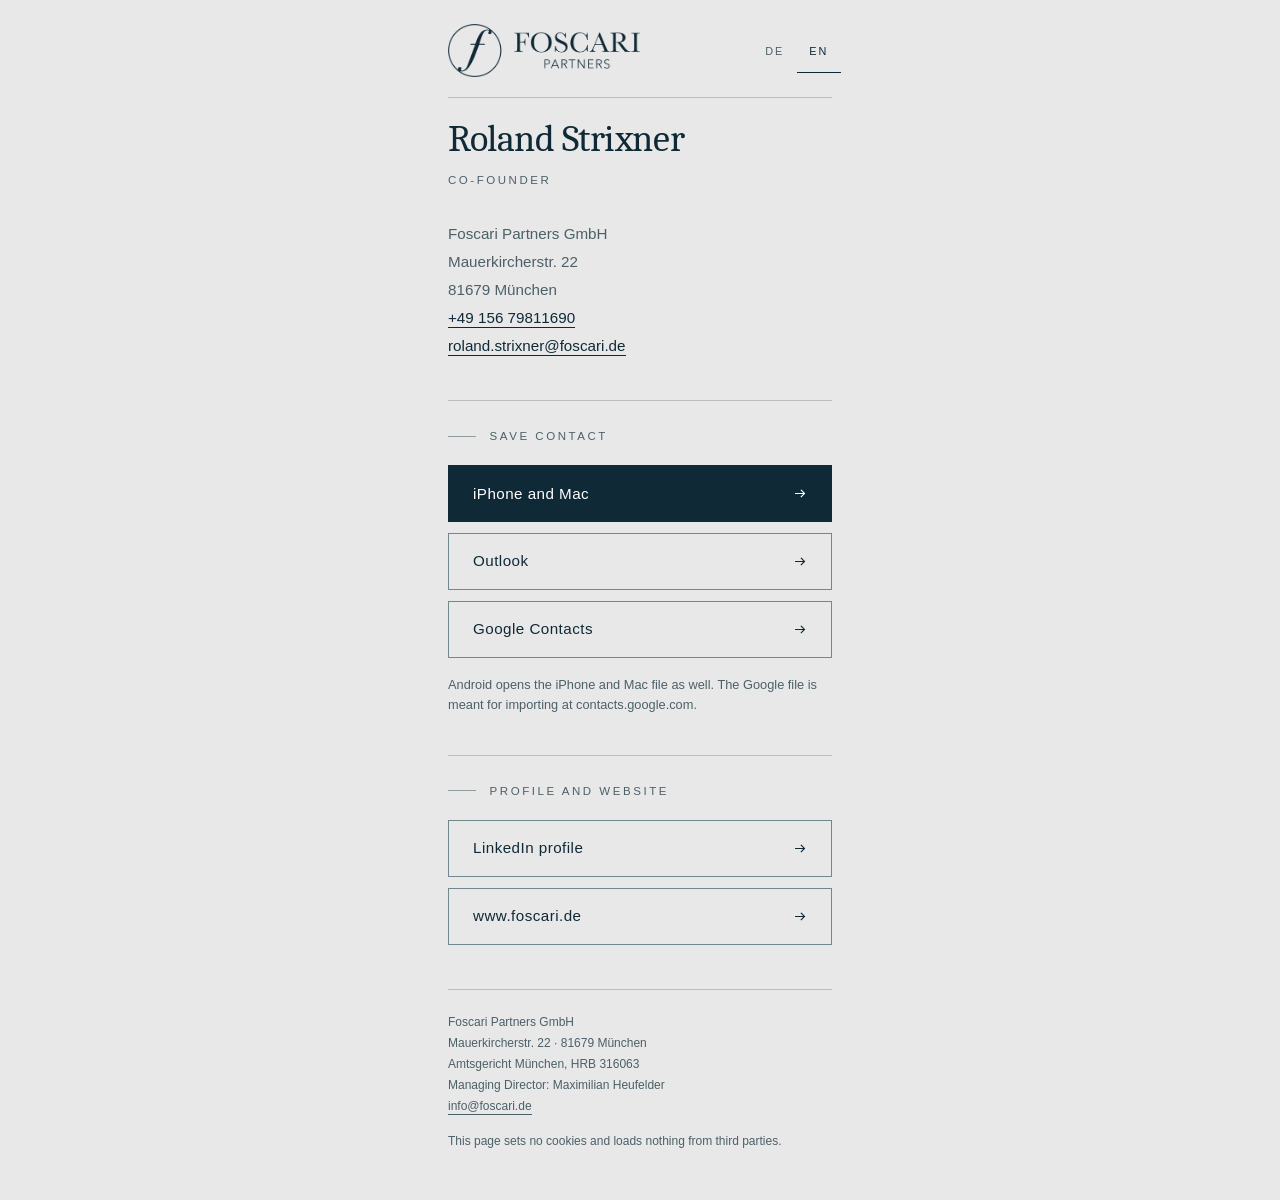
<file: rs.html>
<!DOCTYPE html><!-- Englisch ist der Auslieferungszustand: die Seite kommt so aus dem
     Speicher, ohne Erkennung und ohne vorgeschaltete Auswahl. Wer den
     Schalter oben rechts benutzt, bekommt seine Wahl beim nächsten Aufruf
     wieder — mehr tut das Skript im Kopf nicht. --><html lang="en" data-sprache="en"><head><meta charset="utf-8"><meta name="viewport" content="width=device-width, initial-scale=1, viewport-fit=cover"><!-- Die Seite wird von Hand weitergegeben, nicht gesucht. Ohne diese
         Angabe stünde eine private Mobilnummer in Suchergebnissen. --><meta name="robots" content="noindex, nofollow, noarchive"><title>Roland Strixner · Foscari Partners</title><meta name="description" content="Roland Strixner, Co-Founder · Foscari Partners GmbH · 81679 München"><link rel="icon" href="/karte/logo-marke-navy.png" type="image/png"><link rel="apple-touch-icon" href="/karte/logo-marke-navy.png"><meta name="theme-color" content="#e8e8e8"><meta name="generator" content="Astro v7.2.3"><!-- Die Adresse wird per Nachricht verschickt; die Vorschau dort soll
         den Namen zeigen und nicht den nackten Link. --><meta property="og:type" content="profile"><meta property="og:title" content="Roland Strixner · Foscari Partners"><meta property="og:description" content="Roland Strixner, Co-Founder · Foscari Partners GmbH · 81679 München"><meta property="og:url" content="https://foscari.de/rs"><meta property="og:locale" content="de_DE"><link rel="preload" href="/karte/caladea-latin-400-normal.woff2" as="font" type="font/woff2" crossorigin><!-- is:inline ist Pflicht, nicht Geschmack: ein gebündeltes Skript
         landete unter /_astro/ und der Export nach skripte/export-karten.mjs
         weist alles zurück, was außerhalb von /karte/ und /vcard/ liegt. --><script>
      (function () {
        /* Holt nur eine zuvor getroffene Wahl zurück. Keine Erkennung an der
           Systemsprache: ausgeliefert wird Englisch, und dabei bleibt es,
           solange niemand den Schalter benutzt hat. Läuft vor dem ersten
           Zeichnen, damit die zurückgeholte Sprache nicht aufblitzt. */
        var gewaehlt = null;
        try {
          gewaehlt = localStorage.getItem('foscari-karte-sprache');
        } catch (e) {
          /* Privates Fenster oder gesperrte Speicherung: dann bleibt Englisch. */
        }
        if (gewaehlt !== 'de' && gewaehlt !== 'en') return;
        document.documentElement.setAttribute('data-sprache', gewaehlt);
        document.documentElement.lang = gewaehlt;
      })();
    </script><style>:root{color-scheme:light;--navy:#0f2a36;--navy-panel:#1a3a48;--navy-tief:#0b1f28;--slate:#70888e;--slate-deep:#4c6068;--slate-light:#a9bbc0;--slate-soft:#8fa6ad;--fog:#e8e8e8;--stone:#bcbcbb;--hair:#cfd2d1;--hair-dark:#294856;--paper:#f4f5f5;--snow:#ecf0f0;--panel:#13303d;--white:#fff;--bad:#8c3b32;--bad-light:#d49087;--ground:var(--white);--surface:var(--paper);--surface-stark:var(--fog);--ink:var(--navy);--ink-muted:var(--slate-deep);--rule:var(--hair);--rule-stark:var(--stone);--karte:var(--white);--fehler:var(--bad);--karte-schatten:0 1px 2px #0f2a360a, 0 12px 28px -18px #0f2a3647;--karte-schatten-hoch:0 2px 4px #0f2a360d, 0 26px 48px -24px #0f2a3657;--kopf-schatten:0 1px 0 var(--rule), 0 12px 28px -22px #0f2a3680;--kopf-schatten-band:0 1px 0 var(--band-rule), 0 12px 28px -22px color-mix(in srgb, var(--navy-tief) 70%, transparent);--band-ground:var(--navy);--band-ink:var(--white);--band-ink-muted:var(--slate-light);--band-rule:var(--navy-panel);--font-display:"Caladea", Cambria, Georgia, "Times New Roman", serif;--font-text:Arial, "Helvetica Neue", Helvetica, sans-serif;--font-mono:ui-monospace, "SF Mono", SFMono-Regular, Menlo, Consolas, monospace;--maxw:1180px;--maxw-weit:1360px;--gutter:clamp(1.25rem, 5vw, 3.5rem);--section-y:clamp(4.5rem, 9vw, 8.5rem);--measure:62ch;--kopf-h:72px;--ease:cubic-bezier(.22, 1, .36, 1);--dauer:.48s}@media (width<=600px){:root{--kopf-h:62px}}@media (prefers-color-scheme:dark){:root{color-scheme:dark;--ground:var(--navy-tief);--surface:var(--panel);--surface-stark:var(--navy-panel);--ink:var(--snow);--ink-muted:var(--slate-light);--rule:color-mix(in srgb, var(--hair-dark) 70%, transparent);--rule-stark:var(--hair-dark);--karte:var(--panel);--fehler:var(--bad-light);--karte-schatten:0 1px 2px #0000004d, 0 14px 30px -20px #000000b3;--karte-schatten-hoch:0 2px 6px #00000059, 0 28px 52px -26px #000000bf;--kopf-schatten:0 1px 0 var(--rule), 0 12px 28px -22px #000c;--kopf-schatten-band:0 1px 0 var(--band-rule), 0 12px 28px -22px #000c;--band-ground:var(--navy);--band-ink:var(--snow);--band-ink-muted:var(--slate-light);--band-rule:var(--navy-panel)}}
@font-face{font-family:Caladea;font-style:normal;font-weight:400;font-display:swap;src:url(/karte/caladea-latin-400-normal.woff2)format("woff2")}*,:before,:after{box-sizing:border-box}html{-webkit-text-size-adjust:100%}body.karte{color-scheme:light;--ground:var(--fog);--ink:var(--navy);--ink-muted:var(--slate-deep);--rule:var(--stone);background:var(--ground);color:var(--ink);font-family:var(--font-text);-webkit-font-smoothing:antialiased;margin:0;font-size:1rem;line-height:1.6}::selection{background:var(--navy);color:var(--white)}.blatt{max-width:27rem;padding-top:calc(1.5rem + env(safe-area-inset-top));padding-right:calc(1.5rem + env(safe-area-inset-right));padding-bottom:calc(3rem + env(safe-area-inset-bottom));padding-left:calc(1.5rem + env(safe-area-inset-left));margin-inline:auto}img{max-width:100%;height:auto;display:block}html[data-sprache=de] [lang=en],html[data-sprache=en] [lang=de]{display:none}.kopfzeile{justify-content:space-between;align-items:center;gap:1rem;margin-bottom:1.25rem;display:flex}.marke{width:12rem;height:auto}.sprachen{flex:none;margin-right:-.55rem;display:flex}.sprachen button{letter-spacing:.18em;min-width:2.75rem;min-height:2.75rem;color:var(--ink-muted);cursor:pointer;transition:color .2s var(--ease);background:0 0;border:0;padding:0 .55rem;font-family:inherit;font-size:.68rem}.sprachen button[aria-pressed=true]{color:var(--ink);box-shadow:inset 0 -1px}.sprachen button:hover{color:var(--ink)}.kopf{border-top:1px solid var(--rule);padding-top:1.15rem}.karte h1{font-family:var(--font-display);letter-spacing:-.012em;margin:0;font-size:clamp(1.95rem,1.45rem + 2.2vw,2.4rem);font-weight:400;line-height:1.12}.rolle{letter-spacing:.22em;text-transform:uppercase;color:var(--ink-muted);margin:.7rem 0 0;font-size:.72rem}.daten{margin-top:1.9rem}.daten p{margin:0;font-size:.95rem;line-height:1.85}.daten__anschrift{color:var(--ink-muted)}.daten__direkt{color:var(--ink);margin-top:1.15rem}.gruppe{border-top:1px solid var(--rule);margin-top:2.5rem;padding-top:1.6rem}.kicker{letter-spacing:.22em;text-transform:uppercase;color:var(--ink-muted);align-items:center;gap:.85rem;margin:0 0 1.25rem;font-size:.72rem;display:flex}.kicker:before{content:"";opacity:.55;background:currentColor;flex:none;width:1.75rem;height:1px}.fussnote{color:var(--ink-muted);margin:1.1rem 0 0;font-size:.8rem;line-height:1.55}.btn{letter-spacing:.03em;cursor:pointer;width:100%;min-height:3.25rem;transition:background-color .2s var(--ease), color .2s var(--ease), border-color .2s var(--ease), transform .2s var(--ease);border:1px solid #0000;justify-content:space-between;align-items:center;gap:.7rem;padding:.95rem 1.5rem;font-family:inherit;font-size:.95rem;text-decoration:none;display:flex}.btn+.btn{margin-top:.7rem}.btn:active{transform:translateY(1px)}.btn__pfeil{width:.85em;height:.85em;transition:transform .26s var(--ease);flex:none}.btn:hover .btn__pfeil{transform:translate(.25rem)}.btn--primary{background:var(--navy);color:var(--white);border-color:var(--navy)}.btn--primary:hover{background:var(--navy-panel);border-color:var(--navy-panel)}.btn--secondary{color:var(--ink);border-color:var(--slate);background:0 0}.btn--secondary:hover{border-color:var(--ink);background:color-mix(in srgb, var(--navy) 5%, transparent)}.link{color:inherit;transition:background-size .3s var(--ease);background-image:linear-gradient(currentColor,currentColor);background-position:0 100%;background-repeat:no-repeat;background-size:100% 1px;padding-bottom:2px;text-decoration:none}.link:hover{background-position:100% 100%;background-size:0% 1px}:where(a,.btn):focus-visible{outline:2px solid var(--navy);outline-offset:3px}.angaben{border-top:1px solid var(--rule);color:var(--ink-muted);margin-top:2.75rem;padding-top:1.4rem;font-size:.75rem;line-height:1.75}.angaben p{margin:0}.angaben p+p{margin-top:.9rem}@media (prefers-reduced-motion:reduce){*,:before,:after{transition-duration:.01ms!important;animation-duration:.01ms!important}}
</style></head><body class="karte"><main class="blatt"><div class="kopfzeile"><img class="marke" src="/karte/logo-quer-navy.png" width="900" height="250" alt="Foscari Partners"><div class="sprachen" data-sprachen role="group" aria-label="Language"><button type="button" data-sprache-setzen="de" aria-pressed="false">DE</button><button type="button" data-sprache-setzen="en" aria-pressed="true">EN</button></div></div><header class="kopf"><h1>Roland Strixner</h1><p class="rolle">Co-Founder</p></header><div class="daten"><p class="daten__anschrift">Foscari Partners GmbH<br>Mauerkircherstr. 22<br>81679 München</p><p class="daten__direkt"><a class="link" href="tel:+4915679811690">+49 156 79811690</a><br><a class="link" href="mailto:roland.strixner@foscari.de">roland.strixner@foscari.de</a></p></div><section class="gruppe"><p class="kicker"><span lang="de">Kontakt speichern</span><span lang="en">Save contact</span></p><a class="btn btn--primary" href="/vcard/roland-strixner.vcf"><span><span lang="de">iPhone und Mac</span><span lang="en">iPhone and Mac</span></span><svg class="btn__pfeil" viewBox="0 0 16 16" fill="none" aria-hidden="true" focusable="false"><path d="M2 8h11M9 4l4 4-4 4" stroke="currentColor" stroke-width="1.4" stroke-linecap="square"></path></svg></a><a class="btn btn--secondary" href="/vcard/roland-strixner-outlook.vcf" download><span><span lang="de">Outlook</span><span lang="en">Outlook</span></span><svg class="btn__pfeil" viewBox="0 0 16 16" fill="none" aria-hidden="true" focusable="false"><path d="M2 8h11M9 4l4 4-4 4" stroke="currentColor" stroke-width="1.4" stroke-linecap="square"></path></svg></a><a class="btn btn--secondary" href="/vcard/roland-strixner-google.csv" download><span><span lang="de">Google Kontakte</span><span lang="en">Google Contacts</span></span><svg class="btn__pfeil" viewBox="0 0 16 16" fill="none" aria-hidden="true" focusable="false"><path d="M2 8h11M9 4l4 4-4 4" stroke="currentColor" stroke-width="1.4" stroke-linecap="square"></path></svg></a><p class="fussnote"><span lang="de">Android öffnet die Datei für iPhone und Mac ebenfalls. Die Google-Datei ist für den Import unter contacts.google.com gedacht.</span><span lang="en">Android opens the iPhone and Mac file as well. The Google file is meant for importing at contacts.google.com.</span></p></section><section class="gruppe"><p class="kicker"><span lang="de">Profil und Website</span><span lang="en">Profile and website</span></p><a class="btn btn--secondary" href="https://www.linkedin.com/in/roland-strixner-a8590147/" target="_blank" rel="noopener"><span><span lang="de">LinkedIn-Profil</span><span lang="en">LinkedIn profile</span></span><svg class="btn__pfeil" viewBox="0 0 16 16" fill="none" aria-hidden="true" focusable="false"><path d="M2 8h11M9 4l4 4-4 4" stroke="currentColor" stroke-width="1.4" stroke-linecap="square"></path></svg></a><a class="btn btn--secondary" href="https://foscari.de"><span>www.foscari.de</span><svg class="btn__pfeil" viewBox="0 0 16 16" fill="none" aria-hidden="true" focusable="false"><path d="M2 8h11M9 4l4 4-4 4" stroke="currentColor" stroke-width="1.4" stroke-linecap="square"></path></svg></a></section><footer class="angaben"><p>Foscari Partners GmbH<br>Mauerkircherstr. 22 · 81679&#160;München<br>Amtsgericht München, HRB 316063<br><span lang="de">Geschäftsführer</span><span lang="en">Managing Director</span>: Maximilian Heufelder<br><a class="link" href="mailto:info@foscari.de">info@foscari.de</a></p><p><span lang="de">Diese Seite setzt keine Cookies und lädt nichts von Dritten.</span><span lang="en">This page sets no cookies and loads nothing from third parties.</span></p></footer></main><script>
      (function () {
        var wurzel = document.documentElement;
        var gruppe = document.querySelector('[data-sprachen]');
        if (!gruppe) return;
        var knoepfe = gruppe.querySelectorAll('[data-sprache-setzen]');

        function zeige(sprache) {
          wurzel.setAttribute('data-sprache', sprache);
          wurzel.lang = sprache;
          gruppe.setAttribute('aria-label', sprache === 'de' ? 'Sprache' : 'Language');
          for (var i = 0; i < knoepfe.length; i++) {
            knoepfe[i].setAttribute(
              'aria-pressed',
              knoepfe[i].getAttribute('data-sprache-setzen') === sprache ? 'true' : 'false',
            );
          }
        }

        for (var i = 0; i < knoepfe.length; i++) {
          knoepfe[i].addEventListener('click', function () {
            var sprache = this.getAttribute('data-sprache-setzen');
            try {
              localStorage.setItem('foscari-karte-sprache', sprache);
            } catch (e) {
              /* Ohne Speicher gilt die Wahl nur für diesen Aufruf. */
            }
            zeige(sprache);
          });
        }

        zeige(wurzel.getAttribute('data-sprache') || 'en');
      })();
    </script></body></html>
</file>
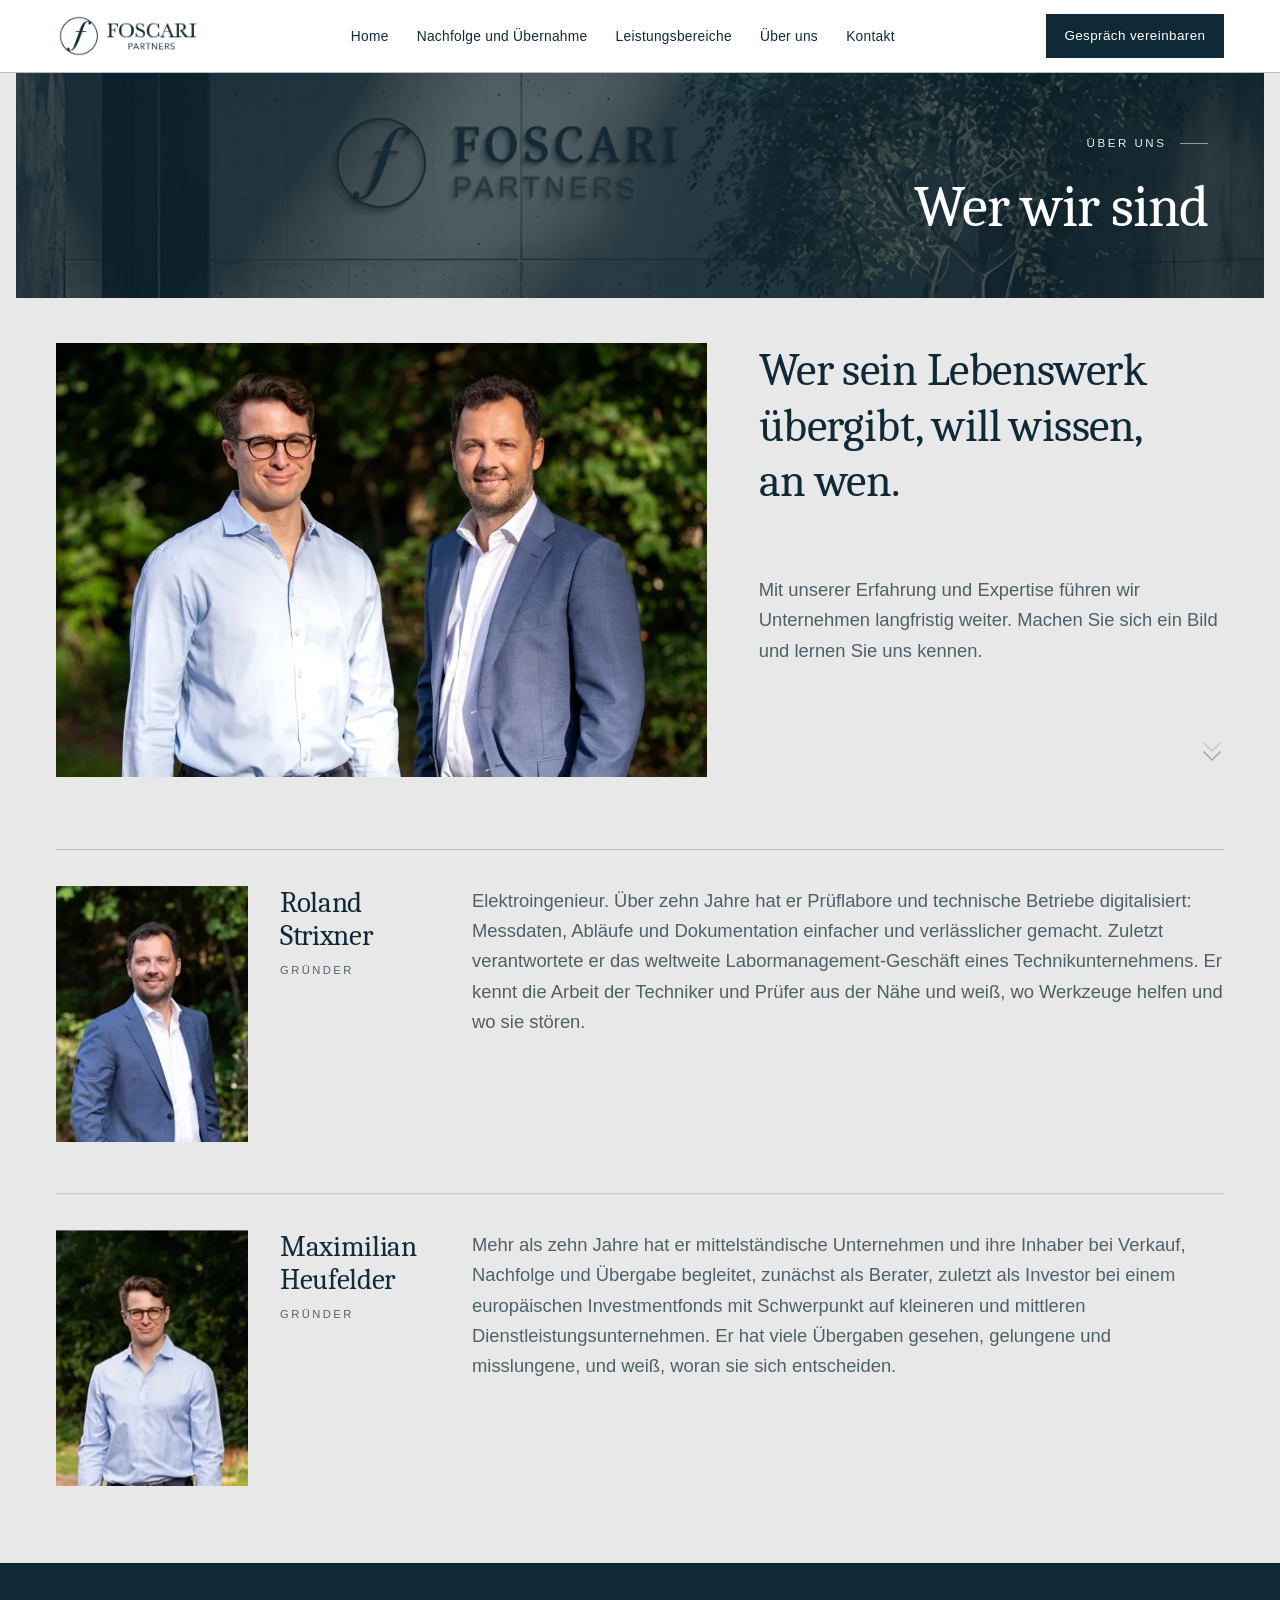
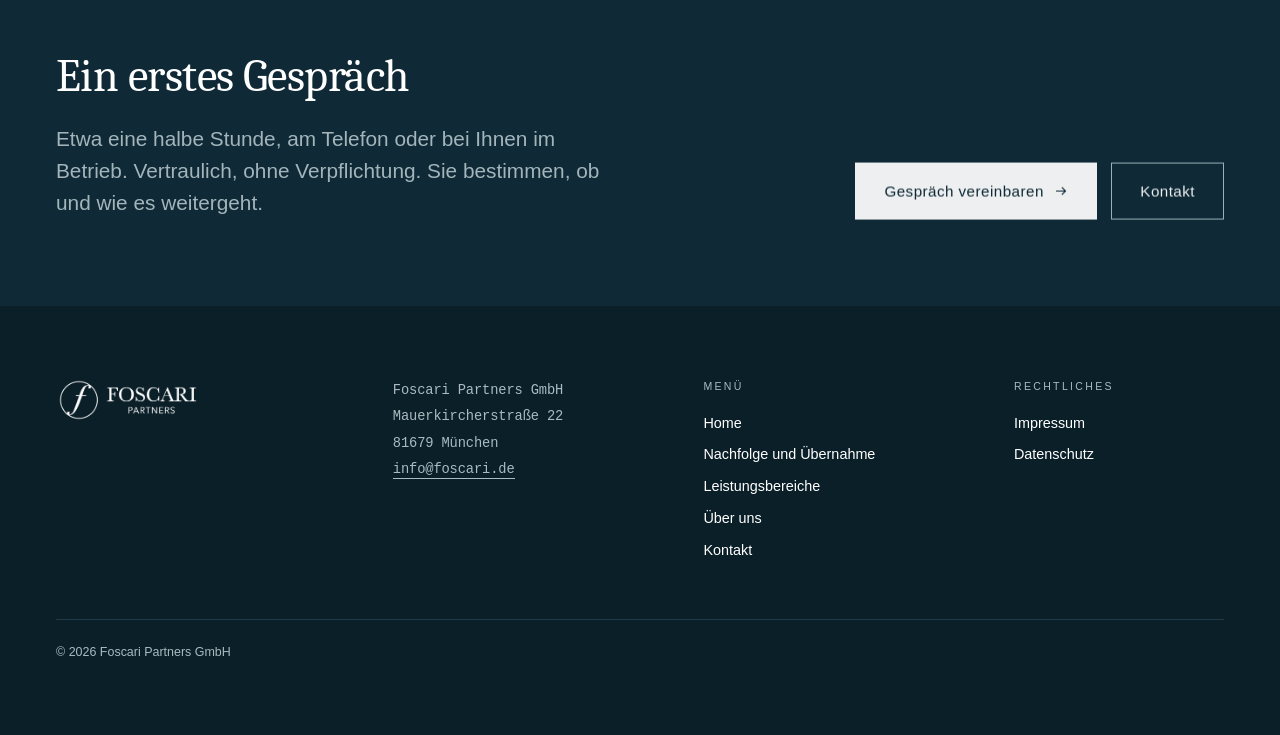
<file: ueber-uns.html>
<!DOCTYPE html><html lang="de"><head><meta charset="utf-8"><meta name="viewport" content="width=device-width, initial-scale=1"><meta name="robots" content="noindex, nofollow, noarchive"><title>Über uns | Foscari Partners</title><meta name="description" content="Roland Strixner und Maximilian Heufelder: die beiden Gründer von Foscari Partners."><link rel="icon" href="/assets/logo_mark_navy.png" type="image/png"><!-- Eine Farbe, kein Wechsel mit dem Systemschema: V3 folgt dem
         Foliensatz und der kennt nur eine Erscheinung. --><meta name="theme-color" content="#e8e8e8"><meta name="generator" content="Astro v7.2.3"><script>
      if (!window.matchMedia('(prefers-reduced-motion: reduce)').matches) {
        document.documentElement.classList.add('js-bewegung');
      }
    </script><link rel="stylesheet" href="/_astro/DraftNotice.hue4wbTF.css"><style>.bandbild[data-astro-cid-2fafojaz]{--deckung:.72;--saettigung:.6;--band-ink-muted:var(--snow);padding-block:clamp(3rem,7vw,5rem);position:relative;overflow:hidden}.bandbild--gross[data-astro-cid-2fafojaz]{padding-block:clamp(4rem,10vw,7.5rem) clamp(4rem,9vw,6.5rem)}.bandbild--flach[data-astro-cid-2fafojaz]{padding-block:clamp(2.5rem,5.3vw,3.8rem)}.bandbild__bild[data-astro-cid-2fafojaz]{pointer-events:none;position:absolute;inset:0}.bandbild__bild[data-astro-cid-2fafojaz] picture[data-astro-cid-2fafojaz],.bandbild__bild[data-astro-cid-2fafojaz] img[data-astro-cid-2fafojaz]{width:100%;height:100%;display:block}.bandbild__bild[data-astro-cid-2fafojaz] img[data-astro-cid-2fafojaz]{object-fit:cover;object-position:center;filter:saturate(var(--saettigung))}.bandbild__bild[data-astro-cid-2fafojaz]:after{content:"";background:var(--navy);opacity:var(--deckung);position:absolute;inset:0}.bandbild__inner[data-astro-cid-2fafojaz]{position:relative}.bandbild__kicker[data-astro-cid-2fafojaz]{margin-bottom:1.6rem}.bandbild__lead[data-astro-cid-2fafojaz]{max-width:42rem;margin-top:1.6rem}.bandbild[data-astro-cid-2fafojaz] h1[data-astro-cid-2fafojaz]{max-width:20ch;font-size:clamp(2.1rem,1.35rem + 3.2vw,3.6rem)}.bandbild--gross[data-astro-cid-2fafojaz] h1[data-astro-cid-2fafojaz]{max-width:16ch;font-size:clamp(2.4rem,1.4rem + 4.4vw,4.4rem)}.bandbild--breit[data-astro-cid-2fafojaz] h1[data-astro-cid-2fafojaz]{max-width:26ch}.bandbild--breit[data-astro-cid-2fafojaz] .bandbild__lead[data-astro-cid-2fafojaz]{max-width:68ch}.bandbild--gerahmt[data-astro-cid-2fafojaz]{max-width:calc(var(--maxw-weit) - 2 * var(--gutter));margin-inline:auto}.bandbild--rechts[data-astro-cid-2fafojaz] .bandbild__inner[data-astro-cid-2fafojaz]{text-align:right}.bandbild--rechts[data-astro-cid-2fafojaz] h1[data-astro-cid-2fafojaz],.bandbild--rechts[data-astro-cid-2fafojaz] .bandbild__lead[data-astro-cid-2fafojaz]{margin-left:auto}.bandbild--rechts[data-astro-cid-2fafojaz] .bandbild__kicker[data-astro-cid-2fafojaz]{flex-direction:row-reverse;justify-content:flex-start}
@font-face{font-family:Caladea;font-style:italic;font-display:swap;font-weight:400;src:url(/_astro/caladea-latin-ext-400-italic.DaI5RAJ1.woff2)format("woff2"),url(/_astro/caladea-latin-ext-400-italic.Ddrq60cI.woff)format("woff");unicode-range:U+100-2BA,U+2BD-2C5,U+2C7-2CC,U+2CE-2D7,U+2DD-2FF,U+304,U+308,U+329,U+1D00-1DBF,U+1E00-1E9F,U+1EF2-1EFF,U+2020,U+20A0-20AB,U+20AD-20C0,U+2113,U+2C60-2C7F,U+A720-A7FF}@font-face{font-family:Caladea;font-style:italic;font-display:swap;font-weight:400;src:url(/_astro/caladea-latin-400-italic.LV4kG-PE.woff2)format("woff2"),url(/_astro/caladea-latin-400-italic.BXgumMrY.woff)format("woff");unicode-range:U+??,U+131,U+152-153,U+2BB-2BC,U+2C6,U+2DA,U+2DC,U+304,U+308,U+329,U+2000-206F,U+20AC,U+2122,U+2191,U+2193,U+2212,U+2215,U+FEFF,U+FFFD}
:root{color-scheme:light;--navy:#0f2a36;--navy-panel:#1a3a48;--navy-tief:#0b1f28;--slate:#70888e;--slate-deep:#4c6068;--slate-light:#a9bbc0;--slate-soft:#8fa6ad;--fog:#e8e8e8;--stone:#bcbcbb;--hair:#cfd2d1;--hair-dark:#294856;--paper:#f4f5f5;--snow:#ecf0f0;--panel:#13303d;--white:#fff;--bad:#8c3b32;--bad-light:#d49087;--ground:var(--white);--surface:var(--paper);--surface-stark:var(--fog);--ink:var(--navy);--ink-muted:var(--slate-deep);--rule:var(--hair);--rule-stark:var(--stone);--karte:var(--white);--fehler:var(--bad);--karte-schatten:0 1px 2px #0f2a360a, 0 12px 28px -18px #0f2a3647;--karte-schatten-hoch:0 2px 4px #0f2a360d, 0 26px 48px -24px #0f2a3657;--kopf-schatten:0 1px 0 var(--rule), 0 12px 28px -22px #0f2a3680;--kopf-schatten-band:0 1px 0 var(--band-rule), 0 12px 28px -22px color-mix(in srgb, var(--navy-tief) 70%, transparent);--band-ground:var(--navy);--band-ink:var(--white);--band-ink-muted:var(--slate-light);--band-rule:var(--navy-panel);--font-display:"Caladea", Cambria, Georgia, "Times New Roman", serif;--font-text:Arial, "Helvetica Neue", Helvetica, sans-serif;--font-mono:ui-monospace, "SF Mono", SFMono-Regular, Menlo, Consolas, monospace;--maxw:1180px;--maxw-weit:1360px;--gutter:clamp(1.25rem, 5vw, 3.5rem);--section-y:clamp(4.5rem, 9vw, 8.5rem);--measure:62ch;--kopf-h:72px;--ease:cubic-bezier(.22, 1, .36, 1);--dauer:.48s}@media (width<=600px){:root{--kopf-h:62px}}@media (prefers-color-scheme:dark){:root{color-scheme:dark;--ground:var(--navy-tief);--surface:var(--panel);--surface-stark:var(--navy-panel);--ink:var(--snow);--ink-muted:var(--slate-light);--rule:color-mix(in srgb, var(--hair-dark) 70%, transparent);--rule-stark:var(--hair-dark);--karte:var(--panel);--fehler:var(--bad-light);--karte-schatten:0 1px 2px #0000004d, 0 14px 30px -20px #000000b3;--karte-schatten-hoch:0 2px 6px #00000059, 0 28px 52px -26px #000000bf;--kopf-schatten:0 1px 0 var(--rule), 0 12px 28px -22px #000c;--kopf-schatten-band:0 1px 0 var(--band-rule), 0 12px 28px -22px #000c;--band-ground:var(--navy);--band-ink:var(--snow);--band-ink-muted:var(--slate-light);--band-rule:var(--navy-panel)}}
.auftakt[data-astro-cid-cl2ibhye]{padding-block:clamp(2rem,3.5vw,3.25rem) clamp(1.5rem,2.8vw,2.5rem)}#gruender[data-astro-cid-cl2ibhye]{padding-top:clamp(1.5rem,2.8vw,2.5rem)}.auftakt__raster[data-astro-cid-cl2ibhye]{grid-template-columns:1fr;gap:clamp(1.75rem,3vw,2.5rem);display:grid}.auftakt__spalte[data-astro-cid-cl2ibhye]{flex-direction:column;display:flex}@media (width>=960px){.auftakt__raster[data-astro-cid-cl2ibhye]{grid-template-columns:7fr 5fr;align-items:stretch;gap:clamp(2rem,4vw,3.5rem)}.auftakt__spalte[data-astro-cid-cl2ibhye]{justify-content:space-between;height:100%}}.auftakt__bild[data-astro-cid-cl2ibhye]{margin:0}.auftakt__bild[data-astro-cid-cl2ibhye] picture[data-astro-cid-cl2ibhye],.auftakt__bild[data-astro-cid-cl2ibhye] img[data-astro-cid-cl2ibhye]{width:100%;height:auto;display:block}.auftakt__satz[data-astro-cid-cl2ibhye]{margin:0 0 .2em;font-size:clamp(1.6rem,1.1rem + 2.2vw,2.9rem);line-height:1.22}.umbruch[data-astro-cid-cl2ibhye]{display:none}@media (width<=959px){.auftakt__satz[data-astro-cid-cl2ibhye]{text-wrap:balance}}@media (width>=960px){.umbruch[data-astro-cid-cl2ibhye]{display:inline}}.auftakt__nachsatz[data-astro-cid-cl2ibhye]{max-width:none;color:var(--ink-muted);margin:clamp(1.25rem,2.5vw,1.75rem) 0 0;font-size:clamp(1rem,.9rem + .35vw,1.15rem)}.weiter[data-astro-cid-cl2ibhye]{color:var(--ink-muted);touch-action:manipulation;transition:color .2s var(--ease), transform .2s var(--ease);align-self:end;margin-top:clamp(1rem,2.4vw,2rem);margin-right:-.7rem;padding:.7rem;display:inline-flex}.weiter[data-astro-cid-cl2ibhye]:hover,.weiter[data-astro-cid-cl2ibhye]:focus-visible{color:var(--ink);transform:translateY(2px)}.weiter__zeichen[data-astro-cid-cl2ibhye]{width:1.5rem;height:auto;display:block}.weiter__winkel[data-astro-cid-cl2ibhye]{opacity:.45}.weiter__winkel--unten[data-astro-cid-cl2ibhye]{opacity:.9}@media (prefers-reduced-motion:no-preference){.weiter__winkel[data-astro-cid-cl2ibhye]{animation:weiter-wandern 2.4s var(--ease) infinite}.weiter__winkel--oben[data-astro-cid-cl2ibhye]{animation-delay:.18s}}@keyframes weiter-wandern{0%,60%,to{opacity:.45;transform:translateY(0)}30%{opacity:.95;transform:translateY(3px)}}html[data-gescrollt] .weiter__winkel[data-astro-cid-cl2ibhye]{animation:none}html[data-gescrollt] .weiter[data-astro-cid-cl2ibhye]{opacity:.55}.personen[data-astro-cid-cl2ibhye]{gap:clamp(2rem,4vw,3.25rem);display:grid}.person[data-astro-cid-cl2ibhye]{border-top:1px solid var(--rule);grid-template-columns:1fr;align-items:start;gap:1.25rem 2rem;padding-top:clamp(1.5rem,3vw,2.25rem);display:grid}@media (width>=760px){.person[data-astro-cid-cl2ibhye]{grid-template-columns:12rem minmax(0,1fr)}.person__angaben[data-astro-cid-cl2ibhye]{grid-column:2}.person__text[data-astro-cid-cl2ibhye]{grid-column:2;margin-top:-.4rem}}@media (width>=1080px){.person[data-astro-cid-cl2ibhye]{grid-template-columns:12rem minmax(7rem,10rem) minmax(0,1fr)}.person__angaben[data-astro-cid-cl2ibhye]{grid-column:2}.person__text[data-astro-cid-cl2ibhye]{grid-column:3;margin-top:0}}.abschnitt[data-astro-cid-cl2ibhye] .portraet[data-astro-cid-cl2ibhye]{aspect-ratio:3/4;background:var(--karte);border:0;max-width:12rem;padding:0;display:block;overflow:hidden}.abschnitt[data-astro-cid-cl2ibhye] .portraet[data-astro-cid-cl2ibhye] picture[data-astro-cid-cl2ibhye],.abschnitt[data-astro-cid-cl2ibhye] .portraet[data-astro-cid-cl2ibhye] img[data-astro-cid-cl2ibhye]{object-fit:cover;width:100%;height:100%;display:block}.person__name[data-astro-cid-cl2ibhye]{font-size:clamp(1.35rem,1.1rem + 1vw,1.8rem);line-height:1.15}.person__text[data-astro-cid-cl2ibhye]{max-width:none;color:var(--ink-muted);margin:0;font-size:clamp(1rem,.9rem + .35vw,1.15rem)}
.schluss[data-astro-cid-pmkjtddr]{padding-block:clamp(3.5rem,7vw,5.5rem)}.schluss__inner[data-astro-cid-pmkjtddr]{grid-template-columns:1fr;align-items:end;gap:clamp(1.75rem,4vw,3.5rem);display:grid}@media (width>=900px){.schluss__inner[data-astro-cid-pmkjtddr]{grid-template-columns:minmax(0,1.15fr) minmax(0,.85fr)}.schluss__aktionen[data-astro-cid-pmkjtddr]{justify-content:flex-end}}.schluss[data-astro-cid-pmkjtddr] h2[data-astro-cid-pmkjtddr]{font-size:clamp(1.8rem,1.2rem + 2.4vw,2.9rem)}.schluss__text[data-astro-cid-pmkjtddr]{max-width:36rem;margin-top:1.3rem}.schluss__aktionen[data-astro-cid-pmkjtddr]{margin-top:0}
</style><link rel="stylesheet" href="/_astro/V3.sWV5bAkX.css"></head><body class="v3"><a class="skip-link" href="#inhalt">Zum Inhalt springen</a><header class="kopf3" data-kopf data-astro-cid-nbivmcnq><div class="wrap--weit kopf3__inner" data-astro-cid-nbivmcnq><a href="/" class="marke3" aria-label="Foscari Partners, zum Einstieg" data-astro-cid-nbivmcnq><img src="/assets/logo_lockup_quer_navy.png" alt="" width="330" height="101" data-astro-cid-nbivmcnq></a><nav class="kopf3__nav" aria-label="Hauptnavigation" data-astro-cid-nbivmcnq><ul data-astro-cid-nbivmcnq><li data-astro-cid-nbivmcnq><a href="/" data-astro-cid-nbivmcnq>Home</a></li><li data-astro-cid-nbivmcnq><a href="/nachfolge" data-astro-cid-nbivmcnq>Nachfolge und Übernahme</a></li><li data-astro-cid-nbivmcnq><a href="/leistungsbereiche" data-astro-cid-nbivmcnq>Leistungsbereiche</a></li><li data-astro-cid-nbivmcnq><a href="/ueber-uns" data-astro-cid-nbivmcnq>Über uns</a></li><li data-astro-cid-nbivmcnq><a href="/kontakt" data-astro-cid-nbivmcnq>Kontakt</a></li></ul></nav><div class="kopf3__rechts" data-astro-cid-nbivmcnq><a class="btn btn--primary btn--klein kopf3__cta" href="https://meetings-eu1.hubspot.com/roland-strixner" data-termin data-astro-cid-nbivmcnq>Gespräch vereinbaren</a><button class="schalter3" type="button" aria-expanded="false" aria-controls="menue-v3" data-menue-auf data-astro-cid-nbivmcnq><span class="schalter3__balken" aria-hidden="true" data-astro-cid-nbivmcnq></span><span class="nur-sr" data-astro-cid-nbivmcnq>Menü öffnen</span></button></div></div><div class="kopf3__fortschritt" aria-hidden="true" data-astro-cid-nbivmcnq><i data-fortschritt data-astro-cid-nbivmcnq></i></div></header><dialog class="menue3" id="menue-v3" data-menue data-astro-cid-nbivmcnq><div class="menue3__inner" data-astro-cid-nbivmcnq><div class="menue3__kopf" data-astro-cid-nbivmcnq><img class="marke3__lockup--hell" src="/assets/logo_lockup_quer_hell.png" alt="Foscari Partners" width="330" height="101" data-astro-cid-nbivmcnq><button class="schalter3 schalter3--zu" type="button" data-menue-zu data-astro-cid-nbivmcnq><span aria-hidden="true" data-astro-cid-nbivmcnq>Schließen</span><span class="nur-sr" data-astro-cid-nbivmcnq>Menü schließen</span></button></div><nav aria-label="Menü" data-astro-cid-nbivmcnq><ul class="menue3__liste" data-astro-cid-nbivmcnq><li style="--i:0" data-astro-cid-nbivmcnq><a href="/" data-menue-link data-astro-cid-nbivmcnq>Home</a></li><li style="--i:1" data-astro-cid-nbivmcnq><a href="/nachfolge" data-menue-link data-astro-cid-nbivmcnq>Nachfolge und Übernahme</a></li><li style="--i:2" data-astro-cid-nbivmcnq><a href="/leistungsbereiche" data-menue-link data-astro-cid-nbivmcnq>Leistungsbereiche</a></li><li style="--i:3" data-astro-cid-nbivmcnq><a href="/ueber-uns" data-menue-link data-astro-cid-nbivmcnq>Über uns</a></li><li style="--i:4" data-astro-cid-nbivmcnq><a href="/kontakt" data-menue-link data-astro-cid-nbivmcnq>Kontakt</a></li></ul></nav><a class="btn btn--primary menue3__termin" href="https://meetings-eu1.hubspot.com/roland-strixner" data-termin data-menue-link data-astro-cid-nbivmcnq>Gespräch vereinbaren</a><p class="anschrift menue3__fuss" data-astro-cid-nbivmcnq>Foscari Partners GmbH<br data-astro-cid-nbivmcnq>Mauerkircherstraße 22, 81679 München<br data-astro-cid-nbivmcnq><a class="link" href="mailto:info@foscari.de" data-astro-cid-nbivmcnq>info@foscari.de</a></p></div></dialog><script type="module">var e=document.querySelector(`[data-menue]`),t=document.querySelector(`[data-menue-auf]`),n=document.querySelector(`[data-menue-zu]`);if(e&&t){let r=()=>{e.showModal(),e.offsetWidth,e.dataset.offen=`ja`,document.body.dataset.menueOffen=`ja`,t.setAttribute(`aria-expanded`,`true`)},i=()=>{delete e.dataset.offen,document.body.removeAttribute(`data-menue-offen`),t.setAttribute(`aria-expanded`,`false`),window.setTimeout(()=>e.close(),240)};t.addEventListener(`click`,r),n?.addEventListener(`click`,i),e.querySelectorAll(`[data-menue-link]`).forEach(e=>{e.addEventListener(`click`,i)}),e.addEventListener(`cancel`,e=>{e.preventDefault(),i()}),e.addEventListener(`click`,t=>{t.target===e&&i()})}</script><main id="inhalt"><section class="band bandbild bandbild--breit bandbild--rechts bandbild--gerahmt bandbild--flach" data-hero data-astro-cid-2fafojaz><div class="bandbild__bild" aria-hidden="true" data-astro-cid-2fafojaz><picture data-astro-cid-2fafojaz><source type="image/webp" srcset="/assets/logowand-900.webp 900w, /assets/logowand-1400.webp 1400w, /assets/logowand-1920.webp 1920w, /assets/logowand-2528.webp 2528w" sizes="100vw" data-astro-cid-2fafojaz><img src="/assets/logowand-2528.jpg" srcset="/assets/logowand-900.jpg 900w, /assets/logowand-1400.jpg 1400w, /assets/logowand-1920.jpg 1920w, /assets/logowand-2528.jpg 2528w" sizes="100vw" alt="" width="2528" height="1011" loading="eager" decoding="async" fetchpriority="high" data-astro-cid-2fafojaz></picture></div><div class="wrap--weit bandbild__inner" data-astro-cid-2fafojaz><p class="kicker bandbild__kicker" data-hero-stufe data-astro-cid-2fafojaz>Über uns</p><h1 data-split data-astro-cid-2fafojaz>Wer wir sind</h1></div></section><section class="auftakt" data-astro-cid-cl2ibhye><div class="wrap--weit auftakt__raster" data-astro-cid-cl2ibhye><figure class="auftakt__bild" data-reveal data-astro-cid-cl2ibhye><picture data-astro-cid-cl2ibhye><source type="image/webp" srcset="/assets/zusammen-900.webp 900w, /assets/zusammen-1400.webp 1400w, /assets/zusammen-1920.webp 1920w, /assets/zusammen-2400.webp 2400w" sizes="(min-width: 960px) 58vw, 100vw" data-astro-cid-cl2ibhye><img src="/assets/zusammen-1400.jpg" srcset="/assets/zusammen-900.jpg 900w, /assets/zusammen-1400.jpg 1400w, /assets/zusammen-1920.jpg 1920w, /assets/zusammen-2400.jpg 2400w" sizes="(min-width: 960px) 58vw, 100vw" alt="Roland Strixner und Maximilian Heufelder" width="2400" height="1600" loading="eager" decoding="async" fetchpriority="high" data-astro-cid-cl2ibhye></picture></figure><div class="auftakt__spalte" data-astro-cid-cl2ibhye><h2 class="auftakt__satz" data-reveal data-astro-cid-cl2ibhye>Wer sein Lebenswerk <br class="umbruch" data-astro-cid-cl2ibhye>übergibt, will wissen, <br class="umbruch" data-astro-cid-cl2ibhye>an wen.</h2><p class="auftakt__nachsatz" data-reveal data-astro-cid-cl2ibhye>Mit unserer Erfahrung und Expertise führen wir Unternehmen langfristig weiter. Machen Sie sich ein Bild und lernen Sie uns kennen.</p><a class="weiter" href="#gruender" aria-label="Weiter zu den Gründern" data-astro-cid-cl2ibhye><svg class="weiter__zeichen" viewBox="0 0 24 30" fill="none" aria-hidden="true" focusable="false" data-astro-cid-cl2ibhye><path class="weiter__winkel weiter__winkel--oben" d="M4 7l8 8 8-8" stroke="currentColor" stroke-width="1.4" stroke-linecap="square" data-astro-cid-cl2ibhye></path><path class="weiter__winkel weiter__winkel--unten" d="M4 16l8 8 8-8" stroke="currentColor" stroke-width="1.4" stroke-linecap="square" data-astro-cid-cl2ibhye></path></svg></a></div></div></section><section class="abschnitt" id="gruender" data-astro-cid-cl2ibhye><div class="wrap--weit" data-astro-cid-cl2ibhye><div class="personen" data-reveal-gruppe data-astro-cid-cl2ibhye><article class="person" data-astro-cid-cl2ibhye><div class="portraet" data-astro-cid-cl2ibhye><picture data-astro-cid-cl2ibhye><source type="image/webp" srcset="/assets/portrait-roland-192.webp 192w, /assets/portrait-roland-384.webp 384w, /assets/portrait-roland-576.webp 576w" sizes="12rem" data-astro-cid-cl2ibhye><img src="/assets/portrait-roland-384.jpg" srcset="/assets/portrait-roland-192.jpg 192w, /assets/portrait-roland-384.jpg 384w, /assets/portrait-roland-576.jpg 576w" sizes="12rem" alt="Roland Strixner" width="384" height="512" loading="lazy" decoding="async" data-astro-cid-cl2ibhye></picture></div><div class="person__angaben" data-astro-cid-cl2ibhye><h2 class="person__name" data-astro-cid-cl2ibhye>Roland <br data-astro-cid-cl2ibhye>Strixner</h2><p class="rolle" data-astro-cid-cl2ibhye>Gründer</p></div><p class="person__text" data-astro-cid-cl2ibhye>Elektroingenieur. Über zehn Jahre hat er Prüflabore und technische Betriebe digitalisiert: Messdaten, Abläufe und Dokumentation einfacher und verlässlicher gemacht. Zuletzt verantwortete er das weltweite Labormanagement-Geschäft eines Technikunternehmens. Er kennt die Arbeit der Techniker und Prüfer aus der Nähe und weiß, wo Werkzeuge helfen und wo sie stören.</p></article><article class="person" data-astro-cid-cl2ibhye><div class="portraet" data-astro-cid-cl2ibhye><picture data-astro-cid-cl2ibhye><source type="image/webp" srcset="/assets/portrait-max-192.webp 192w, /assets/portrait-max-384.webp 384w, /assets/portrait-max-576.webp 576w" sizes="12rem" data-astro-cid-cl2ibhye><img src="/assets/portrait-max-384.jpg" srcset="/assets/portrait-max-192.jpg 192w, /assets/portrait-max-384.jpg 384w, /assets/portrait-max-576.jpg 576w" sizes="12rem" alt="Maximilian Heufelder" width="384" height="512" loading="lazy" decoding="async" data-astro-cid-cl2ibhye></picture></div><div class="person__angaben" data-astro-cid-cl2ibhye><h2 class="person__name" data-astro-cid-cl2ibhye>Maximilian <br data-astro-cid-cl2ibhye>Heufelder</h2><p class="rolle" data-astro-cid-cl2ibhye>Gründer</p></div><p class="person__text" data-astro-cid-cl2ibhye>Mehr als zehn Jahre hat er mittelständische Unternehmen und ihre Inhaber bei Verkauf, Nachfolge und Übergabe begleitet, zunächst als Berater, zuletzt als Investor bei einem europäischen Investmentfonds mit Schwerpunkt auf kleineren und mittleren Dienstleistungsunternehmen. Er hat viele Übergaben gesehen, gelungene und misslungene, und weiß, woran sie sich entscheiden.</p></article></div></div></section><section class="band schluss" data-astro-cid-pmkjtddr><div class="wrap--weit schluss__inner" data-astro-cid-pmkjtddr><div data-astro-cid-pmkjtddr><h2 data-split-scroll data-astro-cid-pmkjtddr>Ein erstes Gespräch</h2><p class="lead schluss__text" data-reveal data-astro-cid-pmkjtddr>Etwa eine halbe Stunde, am Telefon oder bei Ihnen im Betrieb. Vertraulich, ohne Verpflichtung. Sie bestimmen, ob und wie es weitergeht.</p></div><div class="actions schluss__aktionen" data-reveal data-astro-cid-pmkjtddr><a class="btn btn--primary" href="https://meetings-eu1.hubspot.com/roland-strixner" data-termin data-astro-cid-pmkjtddr>Gespräch vereinbaren<svg class="btn__pfeil" viewBox="0 0 16 16" fill="none" aria-hidden="true" focusable="false"><path d="M2 8h11M9 4l4 4-4 4" stroke="currentColor" stroke-width="1.4" stroke-linecap="square"></path></svg></a><a class="btn btn--secondary" href="/kontakt" data-astro-cid-pmkjtddr>Kontakt</a></div></div></section></main><footer class="fuss3" data-astro-cid-7pbrfsuh><div class="wrap--weit" data-astro-cid-7pbrfsuh><div class="fuss3__oben" data-astro-cid-7pbrfsuh><a href="/" class="fuss3__marke" aria-label="Foscari Partners, zum Einstieg" data-astro-cid-7pbrfsuh><img src="/assets/logo_lockup_quer_hell.png" alt="" width="330" height="101" data-astro-cid-7pbrfsuh></a><p class="anschrift fuss3__adresse" data-astro-cid-7pbrfsuh>Foscari Partners GmbH<br data-astro-cid-7pbrfsuh>Mauerkircherstraße 22<br data-astro-cid-7pbrfsuh>81679 München<br data-astro-cid-7pbrfsuh><a class="link" href="mailto:info@foscari.de" data-astro-cid-7pbrfsuh>info@foscari.de</a></p><nav class="fuss3__nav" aria-label="Menü" data-astro-cid-7pbrfsuh><p class="fuss3__ueberschrift" data-astro-cid-7pbrfsuh>Menü</p><ul data-astro-cid-7pbrfsuh><li data-astro-cid-7pbrfsuh><a href="/" data-astro-cid-7pbrfsuh>Home</a></li><li data-astro-cid-7pbrfsuh><a href="/nachfolge" data-astro-cid-7pbrfsuh>Nachfolge und Übernahme</a></li><li data-astro-cid-7pbrfsuh><a href="/leistungsbereiche" data-astro-cid-7pbrfsuh>Leistungsbereiche</a></li><li data-astro-cid-7pbrfsuh><a href="/ueber-uns" data-astro-cid-7pbrfsuh>Über uns</a></li><li data-astro-cid-7pbrfsuh><a href="/kontakt" data-astro-cid-7pbrfsuh>Kontakt</a></li></ul></nav><nav class="fuss3__nav" aria-label="Rechtliches" data-astro-cid-7pbrfsuh><p class="fuss3__ueberschrift" data-astro-cid-7pbrfsuh>Rechtliches</p><ul data-astro-cid-7pbrfsuh><li data-astro-cid-7pbrfsuh><a href="/impressum" data-astro-cid-7pbrfsuh>Impressum</a></li><li data-astro-cid-7pbrfsuh><a href="/datenschutz" data-astro-cid-7pbrfsuh>Datenschutz</a></li></ul></nav></div><p class="fuss3__zeile" data-astro-cid-7pbrfsuh>© 2026 Foscari Partners GmbH</p></div></footer><!-- Steht einmal je Seite und wartet auf einen Knopf mit data-termin.
         Ohne Klick lädt hier nichts nach. --><dialog class="termin3" data-terminfenster aria-labelledby="termin-titel" data-astro-cid-gfzvpdv3><div class="termin3__inner" data-astro-cid-gfzvpdv3><div class="termin3__kopf" data-astro-cid-gfzvpdv3><p class="kicker" id="termin-titel" data-astro-cid-gfzvpdv3>Gespräch vereinbaren</p><button class="termin3__zu" type="button" data-termin-zu data-astro-cid-gfzvpdv3><span aria-hidden="true" data-astro-cid-gfzvpdv3>Schließen</span><span class="nur-sr" data-astro-cid-gfzvpdv3>Terminfenster schließen</span></button></div><div class="termin3__feld" data-astro-cid-gfzvpdv3><div class="meetings-iframe-container" data-src="https://meetings-eu1.hubspot.com/roland-strixner?embed=true" data-astro-cid-gfzvpdv3></div></div><p class="termin3__hinweis" data-astro-cid-gfzvpdv3>Der Kalender kommt von HubSpot. Mit dem Öffnen werden Daten dorthin übermittelt, vorher nicht. <a class="link" href="/datenschutz" data-astro-cid-gfzvpdv3>Datenschutz</a></p></div></dialog><script type="module">var e=document.querySelector(`[data-terminfenster]`),t=document.querySelectorAll(`[data-termin]`);if(e&&t.length){let n=!1,r=null,i=()=>{if(n)return;n=!0;let e=document.createElement(`script`);e.src=`https://static.hsappstatic.net/MeetingsEmbed/ex/MeetingsEmbedCode.js`,e.async=!0,document.body.appendChild(e)},a=t=>{t.preventDefault(),r=t.currentTarget,e.showModal(),e.offsetWidth,e.dataset.offen=`ja`,document.body.dataset.fensterOffen=`ja`,i()},o=()=>{delete e.dataset.offen,document.body.removeAttribute(`data-fenster-offen`),window.setTimeout(()=>{e.close(),r?.focus()},240)};t.forEach(e=>e.addEventListener(`click`,a)),e.querySelector(`[data-termin-zu]`)?.addEventListener(`click`,o),e.addEventListener(`cancel`,e=>{e.preventDefault(),o()}),e.addEventListener(`click`,t=>{t.target===e&&o()})}</script><script type="module" src="/_astro/V3.astro_astro_type_script_index_0_lang.k831wJYl.js"></script></body></html><script type="module">var e=()=>document.documentElement.setAttribute(`data-gescrollt`,``);window.scrollY>0?e():window.addEventListener(`scroll`,e,{once:!0,passive:!0});</script>
</file>
<file: _astro/DraftNotice.hue4wbTF.css>
@font-face{font-family:Caladea;font-style:normal;font-display:swap;font-weight:400;src:url(/_astro/caladea-latin-ext-400-normal.CyFL0oLC.woff2)format("woff2"),url(/_astro/caladea-latin-ext-400-normal.BjxrNPcj.woff)format("woff");unicode-range:U+100-2BA,U+2BD-2C5,U+2C7-2CC,U+2CE-2D7,U+2DD-2FF,U+304,U+308,U+329,U+1D00-1DBF,U+1E00-1E9F,U+1EF2-1EFF,U+2020,U+20A0-20AB,U+20AD-20C0,U+2113,U+2C60-2C7F,U+A720-A7FF}@font-face{font-family:Caladea;font-style:normal;font-display:swap;font-weight:400;src:url(/_astro/caladea-latin-400-normal.CEHWF4nY.woff2)format("woff2"),url(/_astro/caladea-latin-400-normal.BdRVtv9R.woff)format("woff");unicode-range:U+??,U+131,U+152-153,U+2BB-2BC,U+2C6,U+2DA,U+2DC,U+304,U+308,U+329,U+2000-206F,U+20AC,U+2122,U+2191,U+2193,U+2212,U+2215,U+FEFF,U+FFFD}@font-face{font-family:Caladea;font-style:normal;font-display:swap;font-weight:700;src:url(/_astro/caladea-latin-ext-700-normal.jPPxbA1-.woff2)format("woff2"),url(/_astro/caladea-latin-ext-700-normal.sbmkuTql.woff)format("woff");unicode-range:U+100-2BA,U+2BD-2C5,U+2C7-2CC,U+2CE-2D7,U+2DD-2FF,U+304,U+308,U+329,U+1D00-1DBF,U+1E00-1E9F,U+1EF2-1EFF,U+2020,U+20A0-20AB,U+20AD-20C0,U+2113,U+2C60-2C7F,U+A720-A7FF}@font-face{font-family:Caladea;font-style:normal;font-display:swap;font-weight:700;src:url(/_astro/caladea-latin-700-normal.Emkxzyyt.woff2)format("woff2"),url(/_astro/caladea-latin-700-normal.0s3Ufwiy.woff)format("woff");unicode-range:U+??,U+131,U+152-153,U+2BB-2BC,U+2C6,U+2DA,U+2DC,U+304,U+308,U+329,U+2000-206F,U+20AC,U+2122,U+2191,U+2193,U+2212,U+2215,U+FEFF,U+FFFD}*,:before,:after{box-sizing:border-box}html{-webkit-text-size-adjust:100%;scroll-padding-top:calc(var(--kopf-h) + 1.5rem)}@media (prefers-reduced-motion:no-preference){html{scroll-behavior:smooth}}body{background:var(--ground);color:var(--ink);font-family:var(--font-text);-webkit-font-smoothing:antialiased;text-rendering:optimizelegibility;margin:0;font-size:clamp(1rem,.96rem + .2vw,1.0625rem);line-height:1.65;overflow-x:clip}body[data-menue-offen]{overflow:hidden}img{max-width:100%;height:auto;display:block}h1,h2,h3,h4{font-family:var(--font-display);color:var(--ink);text-wrap:balance;margin:0;font-weight:400}h1{letter-spacing:-.018em;font-size:clamp(2.5rem,1.3rem + 4.9vw,5rem);line-height:1.02}h2{letter-spacing:-.012em;font-size:clamp(1.95rem,1.2rem + 2.9vw,3.35rem);line-height:1.08}h3{font-size:clamp(1.2rem,1.05rem + .6vw,1.45rem);line-height:1.25}.h2--kompakt{font-size:clamp(1.8rem,1.15rem + 2.2vw,2.65rem)}h4{font-size:1.05rem;line-height:1.35}p{max-width:var(--measure);margin:0 0 1.1em}p:last-child{margin-bottom:0}a{color:inherit}a,button,label,summary,input,select,textarea{touch-action:manipulation;-webkit-tap-highlight-color:color-mix(in srgb, var(--slate) 24%, transparent)}:focus-visible{outline-offset:3px;outline:2px solid}::selection{background:var(--navy);color:var(--white)}.wrap{max-width:var(--maxw);padding-inline:var(--gutter);margin-inline:auto}.wrap--weit{max-width:var(--maxw-weit);padding-inline:var(--gutter);margin-inline:auto}.section{padding-block:var(--section-y);position:relative}.section--tint{background:var(--surface)}.section--knapp{padding-block:clamp(3rem,6vw,5rem)}.band{background:var(--band-ground);color:var(--band-ink)}.band h1,.band h2,.band h3,.band h4{color:var(--band-ink)}.band .lead,.band .muted{color:var(--band-ink-muted)}.band .rule{border-top-color:var(--band-rule)}.spalten{grid-template-columns:1fr;align-items:start;gap:clamp(2rem,5vw,4.5rem);display:grid}@media (width>=900px){.spalten{grid-template-columns:minmax(16rem,24rem) 1fr}.spalten--halb{grid-template-columns:1fr 1fr}}.lead{color:var(--ink-muted);font-size:clamp(1.06rem,1rem + .4vw,1.3rem);line-height:1.55}.muted{color:var(--ink-muted)}.kicker{letter-spacing:.22em;text-transform:uppercase;color:var(--ink-muted);align-items:center;gap:.85rem;max-width:none;margin:0 0 1.4rem;font-size:.72rem;display:flex}.kicker:before{content:"";opacity:.55;background:currentColor;flex:none;width:1.75rem;height:1px}.band .kicker{color:var(--band-ink-muted)}.ziffer{font-family:var(--font-mono);letter-spacing:.12em;color:var(--ink-muted);font-variant-numeric:tabular-nums;font-size:.78rem}.band .ziffer{color:var(--band-ink-muted)}.anschrift{font-family:var(--font-mono);letter-spacing:-.01em;color:var(--ink-muted);font-size:.86rem;line-height:1.9}.band .anschrift{color:var(--band-ink-muted)}.rule{border:0;border-top:1px solid var(--rule);margin:0}.btn{letter-spacing:.03em;white-space:nowrap;cursor:pointer;transition:background-color .2s var(--ease), color .2s var(--ease), border-color .2s var(--ease), transform .2s var(--ease);border:1px solid #0000;align-items:center;gap:.7rem;padding:.95rem 1.75rem;font-family:inherit;font-size:.95rem;text-decoration:none;display:inline-flex;position:relative}.btn:active{transform:translateY(1px)}.btn__pfeil{width:.85em;height:.85em;transition:transform .26s var(--ease);flex:none}.btn:hover .btn__pfeil,.link:hover .btn__pfeil{transform:translate(.25rem)}.btn--primary{background:var(--navy);color:var(--white);border-color:var(--navy)}.btn--primary:hover{background:var(--navy-panel);border-color:var(--navy-panel)}.btn--secondary{color:var(--ink);border-color:var(--slate);background:0 0}.btn--secondary:hover{border-color:var(--ink);background:color-mix(in srgb, var(--navy) 5%, transparent)}.band .btn--primary{background:var(--band-ink);color:var(--navy);border-color:var(--band-ink)}.band .btn--primary:hover{background:var(--snow);border-color:var(--snow)}.band .btn--secondary{color:var(--band-ink);border-color:var(--slate-light)}.band .btn--secondary:hover{border-color:var(--band-ink);background:color-mix(in srgb, var(--white) 10%, transparent)}@media (prefers-color-scheme:dark){.btn--primary{background:var(--slate-light);color:var(--navy-tief);border-color:var(--slate-light)}.btn--primary:hover{background:var(--snow);border-color:var(--snow)}.btn--secondary{border-color:var(--slate-light)}}.actions{flex-wrap:wrap;gap:.9rem;margin-top:2.4rem;display:flex}.link{transition:background-size .3s var(--ease);background-image:linear-gradient(currentColor,currentColor);background-position:0 100%;background-repeat:no-repeat;background-size:100% 1px;padding-bottom:2px;text-decoration:none}.link:hover{background-position:100% 100%;background-size:0% 1px}.bild{background:var(--navy-tief);position:relative;overflow:hidden}.bild img{object-fit:cover;filter:saturate(.86)contrast(1.04);width:100%;height:100%}.bild:after{content:"";background:linear-gradient(200deg, transparent 35%, color-mix(in srgb, var(--navy) 55%, transparent));pointer-events:none;position:absolute;inset:0}.feld{flex-direction:column;gap:.45rem;display:flex}.feld label{letter-spacing:.04em;color:var(--ink-muted);font-size:.82rem}.feld input,.feld select,.feld textarea{font:inherit;color:var(--ink);background:var(--ground);border:1px solid var(--rule-stark);width:100%;transition:border-color .18s var(--ease), box-shadow .18s var(--ease);appearance:none;border-radius:0;padding:.8rem .9rem;font-size:.98rem}.feld textarea{resize:vertical;min-height:8.5rem}.feld select{background-image:linear-gradient(45deg,#0000 50%,currentColor 50%),linear-gradient(135deg,currentColor 50%,#0000 50%);background-position:calc(100% - 1.15rem) 1.35rem,calc(100% - .8rem) 1.35rem;background-repeat:no-repeat;background-size:6px 6px,6px 6px;padding-right:2.4rem}.feld input::placeholder,.feld textarea::placeholder{color:var(--ink-muted);opacity:1}.feld input:focus,.feld select:focus,.feld textarea:focus{border-color:var(--navy);box-shadow:0 0 0 3px color-mix(in srgb, var(--slate) 34%, transparent);outline:none}:is(.feld input:user-invalid,.feld textarea:user-invalid){border-color:var(--fehler)}.skip-link{background:var(--navy);color:var(--white);z-index:100;padding:.75rem 1.25rem;position:absolute;top:0;left:-9999px}.skip-link:focus{left:0}.nur-sr{clip-path:inset(50%);white-space:nowrap;width:1px;height:1px;margin:-1px;padding:0;position:absolute;overflow:hidden}.js-bewegung [data-reveal],.js-bewegung [data-reveal-gruppe]>*,.js-bewegung [data-hero-stufe],.js-bewegung [data-schritt]{opacity:0}.js-bewegung [data-linie]{transform:scaleX(0)}@media (prefers-reduced-motion:reduce){*,:before,:after{scroll-behavior:auto!important;transition-duration:.01ms!important;animation-duration:.01ms!important}}.draft[data-astro-cid-xfxfzaw7]{background:var(--navy-tief);color:var(--slate-light);z-index:60;font-size:.78rem;line-height:1.5;position:relative}.draft__inner[data-astro-cid-xfxfzaw7]{flex-wrap:wrap;align-items:baseline;gap:.5rem .9rem;padding-block:.55rem;display:flex}.draft__label[data-astro-cid-xfxfzaw7]{letter-spacing:.2em;text-transform:uppercase;color:var(--white);font-size:.66rem}.draft__wege[data-astro-cid-xfxfzaw7]{flex-wrap:wrap;gap:.4rem 1.1rem;margin-left:auto;display:flex}.draft__link[data-astro-cid-xfxfzaw7]{color:var(--white);border-bottom:1px solid color-mix(in srgb, var(--slate-light) 60%, transparent);white-space:nowrap;padding-bottom:1px;text-decoration:none}.draft__link[data-astro-cid-xfxfzaw7]:hover{border-bottom-color:var(--white)}@media (width<=720px){.draft__text[data-astro-cid-xfxfzaw7]{display:none}}
</file>
<file: _astro/V3.sWV5bAkX.css>
body.v3{color-scheme:light;--ground:var(--fog);--surface:var(--white);--surface-stark:var(--white);--ink:var(--navy);--ink-muted:var(--slate-deep);--rule:var(--stone);--rule-stark:var(--stone);--karte:var(--white);--fehler:var(--bad);--band-ground:var(--navy);--band-ink:var(--white);--band-ink-muted:var(--slate-light);--band-rule:var(--navy-panel);--ziffernspalte:5rem;background:var(--ground);color:var(--ink)}@media (prefers-color-scheme:dark){body.v3 .btn--primary{background:var(--navy);color:var(--white);border-color:var(--navy)}body.v3 .btn--primary:hover{background:var(--navy-panel);border-color:var(--navy-panel)}body.v3 .btn--secondary{border-color:var(--slate)}}.v3 .abschnitt{padding-block:clamp(3.25rem,6vw,5.5rem)}.v3 .abschnitt--eng{padding-block:clamp(2.5rem,4.5vw,3.75rem)}.v3 .kopfzeile{border-top:1px solid var(--rule);grid-template-columns:1fr;gap:.9rem;margin-bottom:clamp(2rem,4vw,3.25rem);padding-top:clamp(1.1rem,2vw,1.6rem);display:grid;position:relative}.v3 .kopfzeile__lead{margin-top:.4rem}.v3 .kopfzeile h2{max-width:20ch}@media (width>=900px){.v3 .kopfzeile{grid-template-columns:var(--ziffernspalte) minmax(0, 1fr);column-gap:2rem}.v3 .kopfzeile .ziffer{grid-column:1;padding-top:.5rem}.v3 .kopfzeile h2,.v3 .kopfzeile .kopfzeile__lead{grid-column:2}.v3 .eingerueckt{margin-left:calc(var(--ziffernspalte) + 2rem)}}.v3 .fliesstext{max-width:44rem}.v3 .fliesstext p+p{margin-top:0}.v3 .doppelspalte{grid-template-columns:1fr;gap:clamp(1.4rem,3vw,2.75rem);display:grid}@media (width>=860px){.v3 .doppelspalte{grid-template-columns:repeat(2,minmax(0,1fr))}.v3 .doppelspalte p{max-width:34rem}}.v3 .kernsatz{border-top:1px solid var(--navy);font-family:var(--font-display);max-width:46rem;margin:clamp(2rem,4vw,3rem) 0 0;padding-top:1.2rem;font-size:clamp(1.15rem,1rem + .8vw,1.5rem);line-height:1.4}.v3 .kernsatz--ohne-abstand{margin-top:0}.v3 .gitter{grid-template-columns:1fr;gap:clamp(1rem,2vw,1.5rem);display:grid}@media (width>=720px){.v3 .gitter--zwei{grid-template-columns:repeat(2,minmax(0,1fr))}.v3 .gitter--drei{grid-template-columns:repeat(3,minmax(0,1fr))}}@media (width>=1040px){.v3 .gitter--vier{grid-template-columns:repeat(4,minmax(0,1fr))}}.v3 .zelle{background:var(--karte);border:1px solid var(--rule);flex-direction:column;padding:clamp(1.3rem,2.2vw,1.9rem);display:flex}.v3 .zelle__titel{hyphens:auto;margin-top:.75rem}.v3 .zelle__text{color:var(--ink-muted);margin-top:.8rem;margin-bottom:clamp(1.4rem,2.5vw,2rem);font-size:.95rem}.v3 .norm{border-top:1px solid var(--rule);font-family:var(--font-mono);letter-spacing:.08em;color:var(--ink-muted);max-width:none;margin-top:auto;padding-top:1.1rem;font-size:.72rem;line-height:1.8}.v3 .fragen{border-top:1px solid var(--rule)}.v3 .paar{border-bottom:1px solid var(--rule);grid-template-columns:1fr;gap:.6rem 2.5rem;padding-block:clamp(1.3rem,2.4vw,1.9rem);display:grid}@media (width>=900px){.v3 .paar{grid-template-columns:minmax(0,.9fr) minmax(0,1.1fr)}}.v3 .paar__frage{font-family:var(--font-display);max-width:28rem;margin:0;font-size:clamp(1.05rem,1rem + .35vw,1.22rem);line-height:1.35}.v3 .paar__antwort{color:var(--ink-muted);max-width:40rem;margin:0}.v3 .portraet{aspect-ratio:3/4;border:1px solid var(--rule);background:var(--karte);align-items:flex-end;padding:1rem;display:flex}.v3 .portraet span{letter-spacing:.2em;text-transform:uppercase;color:var(--ink-muted);font-size:.66rem}.v3 .rolle{letter-spacing:.22em;text-transform:uppercase;color:var(--ink-muted);max-width:none;margin:.55rem 0 0;font-size:.7rem}.kopf3[data-astro-cid-nbivmcnq]{z-index:50;background:var(--white);border-bottom:1px solid var(--stone);position:sticky;top:0}.kopf3__inner[data-astro-cid-nbivmcnq]{min-height:var(--kopf-h);justify-content:space-between;align-items:center;gap:1.5rem;padding-block:.7rem;display:flex}.marke3[data-astro-cid-nbivmcnq]{flex:none;align-items:center;gap:.7rem;text-decoration:none;display:flex}.marke3[data-astro-cid-nbivmcnq] img[data-astro-cid-nbivmcnq]{width:auto;height:44px}.kopf3__nav[data-astro-cid-nbivmcnq] ul[data-astro-cid-nbivmcnq]{align-items:center;gap:clamp(1rem,2.2vw,1.9rem);margin:0;padding:0;list-style:none;display:flex}.kopf3__nav[data-astro-cid-nbivmcnq] a[data-astro-cid-nbivmcnq]{letter-spacing:.02em;color:var(--navy);white-space:nowrap;padding-block:.35rem;font-size:.86rem;text-decoration:none;position:relative}.kopf3__nav[data-astro-cid-nbivmcnq] a[data-astro-cid-nbivmcnq]:after{content:"";transform-origin:0;width:100%;height:1px;transition:transform .3s var(--ease);background:currentColor;position:absolute;bottom:0;left:0;transform:scaleX(0)}.kopf3__nav[data-astro-cid-nbivmcnq] a[data-astro-cid-nbivmcnq]:hover:after,.kopf3__nav[data-astro-cid-nbivmcnq] a[data-astro-cid-nbivmcnq][aria-current=page]:after{transform:scaleX(1)}.kopf3__rechts[data-astro-cid-nbivmcnq]{flex:none;align-items:center;gap:.75rem;display:flex}.btn--klein[data-astro-cid-nbivmcnq]{padding:.6rem 1.1rem;font-size:.84rem}.kopf3__fortschritt[data-astro-cid-nbivmcnq]{pointer-events:none;width:100%;height:1px;position:absolute;bottom:-1px;left:0}.kopf3__fortschritt[data-astro-cid-nbivmcnq] i[data-astro-cid-nbivmcnq]{background:var(--navy);transform-origin:0;width:100%;height:100%;display:block;transform:scaleX(0)}.schalter3[data-astro-cid-nbivmcnq]{cursor:pointer;width:44px;height:44px;color:inherit;background:0 0;border:0;justify-content:center;align-items:center;margin-right:-10px;display:none}.schalter3__balken[data-astro-cid-nbivmcnq],.schalter3__balken[data-astro-cid-nbivmcnq]:before{background:var(--navy);width:22px;height:1px;display:block}.schalter3__balken[data-astro-cid-nbivmcnq]:before{content:"";transform:translateY(-6px)}@media (width<=1080px){.kopf3__nav[data-astro-cid-nbivmcnq]{display:none}.schalter3[data-astro-cid-nbivmcnq]{display:flex}}@media (width<=560px){.kopf3__cta[data-astro-cid-nbivmcnq]{display:none}}.menue3[data-astro-cid-nbivmcnq]{overscroll-behavior:contain;background:var(--navy);width:100%;max-width:none;height:100%;max-height:none;color:var(--white);opacity:0;transition:opacity .24s var(--ease);border:0;margin:0;padding:0}.menue3[data-astro-cid-nbivmcnq][open]{display:flex}.menue3[data-astro-cid-nbivmcnq][data-offen]{opacity:1}.menue3[data-astro-cid-nbivmcnq]::backdrop{background:color-mix(in srgb, var(--navy-tief) 72%, transparent)}.menue3__inner[data-astro-cid-nbivmcnq]{width:100%;padding:.7rem var(--gutter) 2.5rem;flex-direction:column;display:flex}.menue3__kopf[data-astro-cid-nbivmcnq]{min-height:var(--kopf-h);justify-content:space-between;align-items:center;display:flex}.marke3__lockup--hell[data-astro-cid-nbivmcnq]{width:auto;height:38px}.schalter3--zu[data-astro-cid-nbivmcnq]{letter-spacing:.14em;text-transform:uppercase;width:auto;color:var(--slate-light);padding-inline:0;font-size:.78rem;display:flex}.menue3__liste[data-astro-cid-nbivmcnq]{margin:clamp(1.5rem,6vh,3rem) 0 0;padding:0;list-style:none}.menue3__liste[data-astro-cid-nbivmcnq] li[data-astro-cid-nbivmcnq]{border-bottom:1px solid var(--navy-panel);opacity:0;transition:opacity .4s var(--ease), transform .4s var(--ease);transition-delay:calc(var(--i) * 50ms + 60ms);transform:translateY(10px)}.menue3[data-astro-cid-nbivmcnq][data-offen] .menue3__liste[data-astro-cid-nbivmcnq] li[data-astro-cid-nbivmcnq]{opacity:1;transform:none}.menue3__liste[data-astro-cid-nbivmcnq] a[data-astro-cid-nbivmcnq]{font-family:var(--font-display);color:var(--white);padding:.8rem 0;font-size:clamp(1.45rem,6vw,2.2rem);line-height:1.2;text-decoration:none;display:block}.menue3__termin[data-astro-cid-nbivmcnq]{background:var(--white);color:var(--navy);border-color:var(--white);align-self:flex-start;margin-top:clamp(1.5rem,5vh,2.6rem)}.menue3__termin[data-astro-cid-nbivmcnq]:hover{background:var(--snow);border-color:var(--snow)}.menue3__fuss[data-astro-cid-nbivmcnq]{color:var(--slate-light);margin-top:auto;padding-top:2.5rem}@media (prefers-reduced-motion:reduce){.menue3__liste[data-astro-cid-nbivmcnq] li[data-astro-cid-nbivmcnq]{opacity:1;transform:none}}.fuss3[data-astro-cid-7pbrfsuh]{background:var(--navy-tief);color:var(--slate-light);padding-block:clamp(3rem,6vw,4.5rem)}.fuss3__oben[data-astro-cid-7pbrfsuh]{grid-template-columns:1fr;align-items:start;gap:clamp(2rem,4vw,3rem);display:grid}@media (width>=680px){.fuss3__oben[data-astro-cid-7pbrfsuh]{grid-template-columns:repeat(2,minmax(0,1fr))}}@media (width>=1000px){.fuss3__oben[data-astro-cid-7pbrfsuh]{grid-template-columns:minmax(0,1.1fr) minmax(0,1fr) minmax(0,1fr) minmax(0,.8fr)}}.fuss3__marke[data-astro-cid-7pbrfsuh]{align-items:center;gap:.7rem;text-decoration:none;display:flex}.fuss3__marke[data-astro-cid-7pbrfsuh] img[data-astro-cid-7pbrfsuh]{width:auto;height:44px}.fuss3__adresse[data-astro-cid-7pbrfsuh]{max-width:none;color:var(--slate-light);margin:0}.fuss3__ueberschrift[data-astro-cid-7pbrfsuh]{letter-spacing:.22em;text-transform:uppercase;color:var(--slate-light);max-width:none;margin:0 0 1rem;font-size:.66rem}.fuss3__nav[data-astro-cid-7pbrfsuh] ul[data-astro-cid-7pbrfsuh]{gap:.5rem;margin:0;padding:0;font-size:.9rem;list-style:none;display:grid}.fuss3__nav[data-astro-cid-7pbrfsuh] a[data-astro-cid-7pbrfsuh]{color:var(--white);transition:border-color .2s var(--ease);border-bottom:1px solid #0000;text-decoration:none}.fuss3__nav[data-astro-cid-7pbrfsuh] a[data-astro-cid-7pbrfsuh]:hover{border-bottom-color:var(--white)}.fuss3__zeile[data-astro-cid-7pbrfsuh]{border-top:1px solid var(--navy-panel);color:var(--slate-light);max-width:none;margin:clamp(2.5rem,5vw,3.5rem) 0 0;padding-top:1.4rem;font-size:.78rem}body[data-fenster-offen]{overflow:hidden}.termin3[data-astro-cid-gfzvpdv3]{width:100%;max-width:none;height:100%;max-height:none;padding:var(--gutter);overscroll-behavior:contain;opacity:0;transition:opacity .24s var(--ease);background:0 0;border:0;margin:0}.termin3[data-astro-cid-gfzvpdv3][open]{justify-content:center;align-items:center;display:flex}.termin3[data-astro-cid-gfzvpdv3][data-offen]{opacity:1}.termin3[data-astro-cid-gfzvpdv3]::backdrop{background:color-mix(in srgb, var(--navy-tief) 72%, transparent)}.termin3__inner[data-astro-cid-gfzvpdv3]{background:var(--white);border:1px solid var(--rule);flex-direction:column;width:min(100%,62rem);max-height:100%;padding:clamp(.9rem,2.2vw,1.4rem) clamp(1rem,2.6vw,1.8rem);display:flex}.termin3__kopf[data-astro-cid-gfzvpdv3]{border-bottom:1px solid var(--rule);justify-content:space-between;align-items:baseline;gap:1.5rem;padding-bottom:.85rem;display:flex}.termin3__kopf[data-astro-cid-gfzvpdv3] .kicker[data-astro-cid-gfzvpdv3]{margin:0}.termin3__zu[data-astro-cid-gfzvpdv3]{cursor:pointer;letter-spacing:.14em;text-transform:uppercase;color:var(--slate-deep);transition:color .2s var(--ease);background:0 0;border:0;flex:none;padding:0;font-family:inherit;font-size:.78rem}.termin3__zu[data-astro-cid-gfzvpdv3]:hover{color:var(--ink)}.termin3__feld[data-astro-cid-gfzvpdv3]{overscroll-behavior:contain;flex:1;min-height:0;padding-block:.4rem;overflow-y:auto}.termin3__feld[data-astro-cid-gfzvpdv3] .meetings-iframe-container{min-height:30rem}.termin3__feld[data-astro-cid-gfzvpdv3] iframe{border:0;width:100%;display:block}.termin3__hinweis[data-astro-cid-gfzvpdv3]{border-top:1px solid var(--rule);color:var(--ink-muted);max-width:none;margin:0;padding-top:.85rem;font-size:.82rem;line-height:1.5}
</file>
